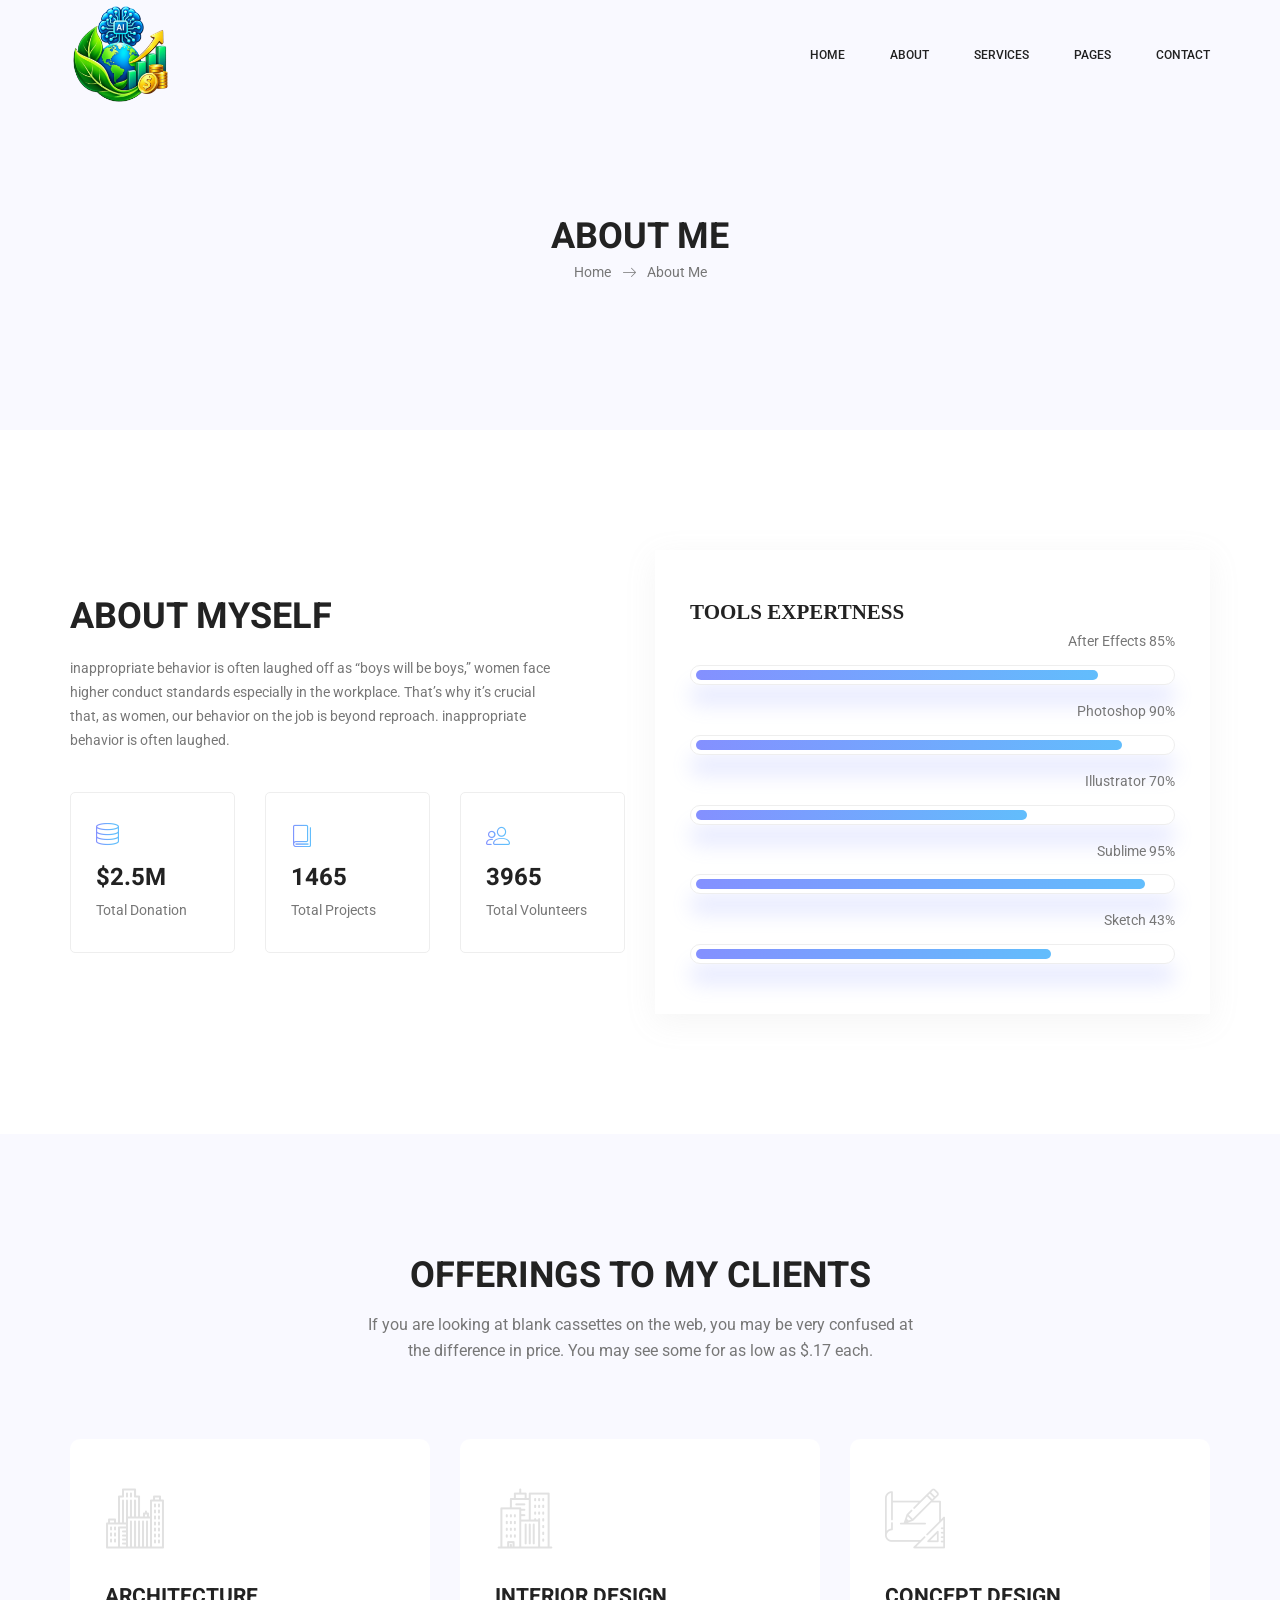
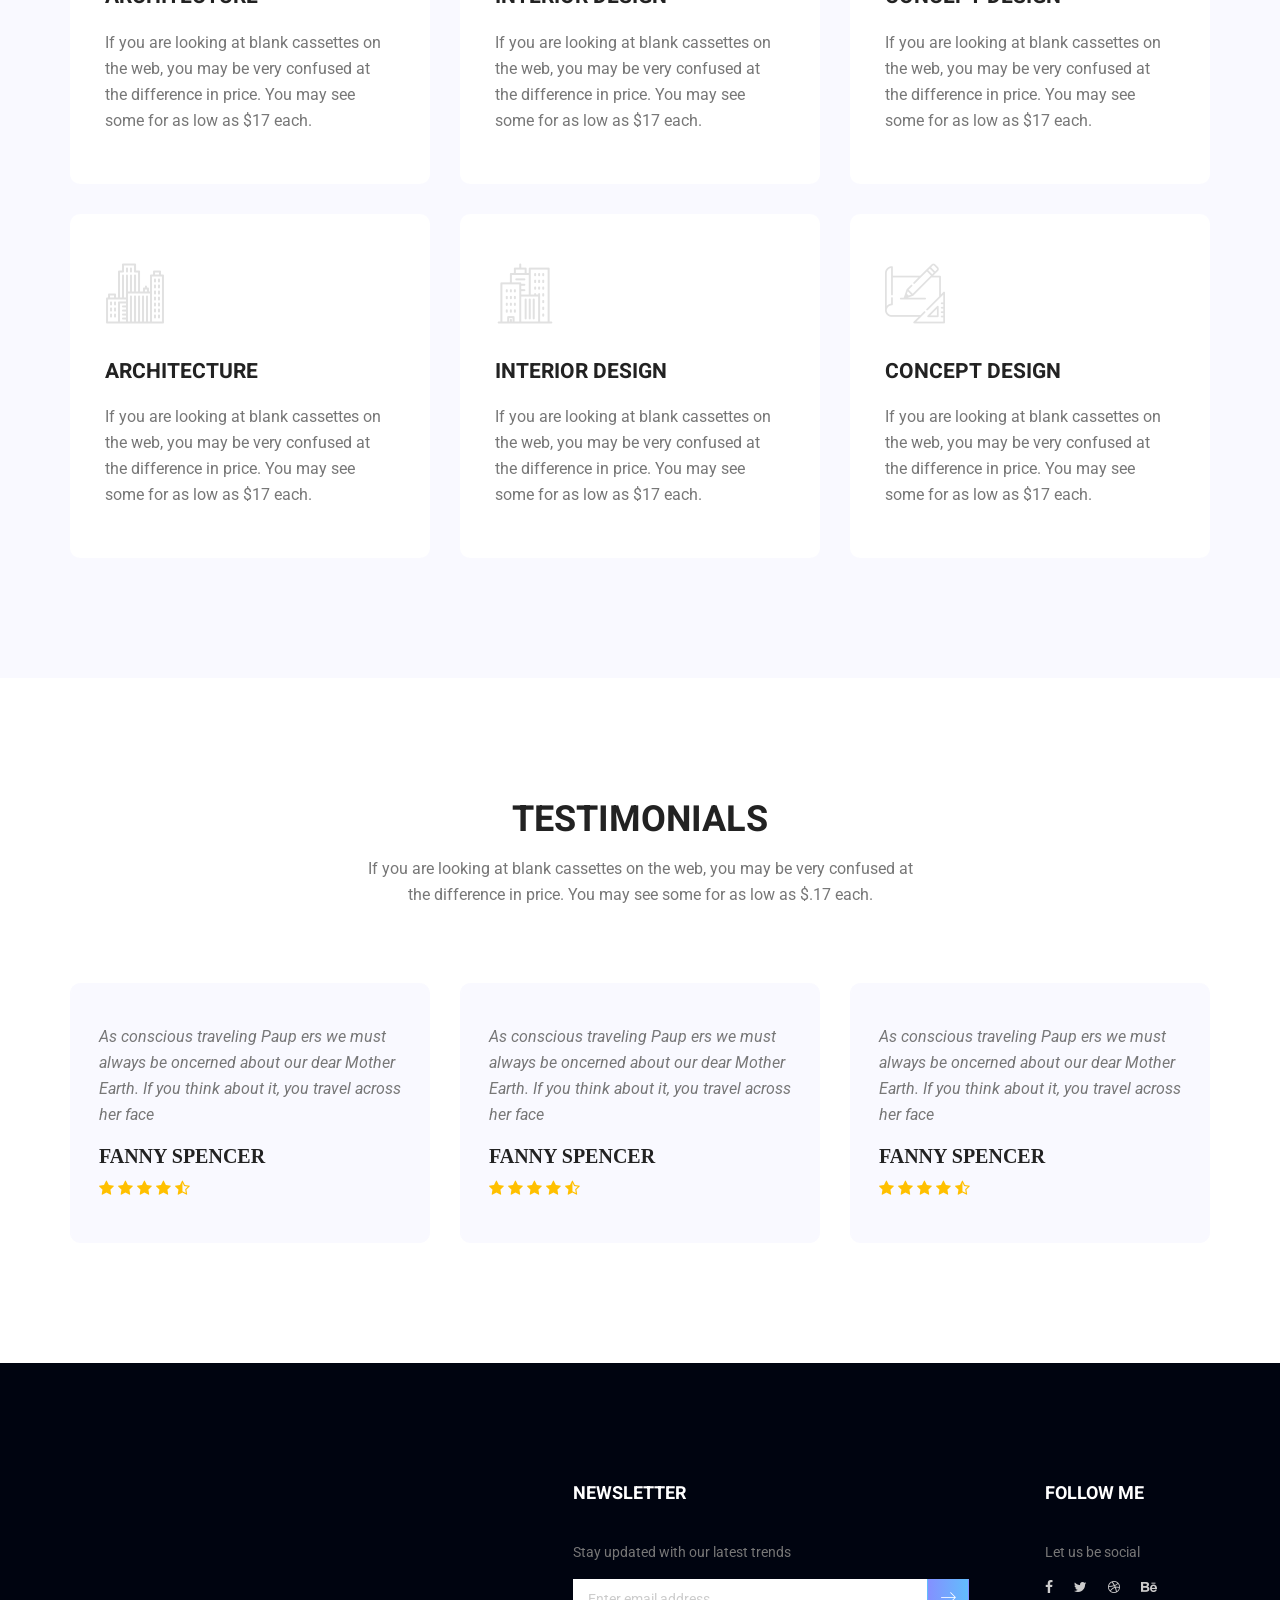
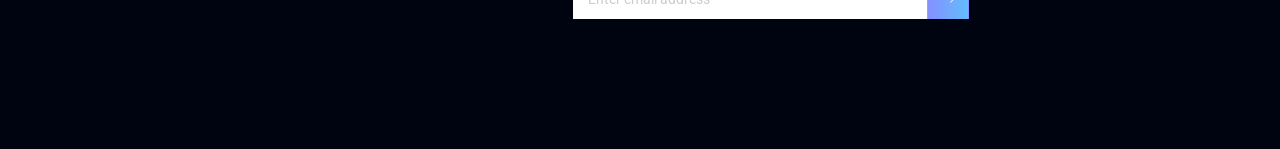
<file: about-us.html>
<!doctype html>
<html lang="en">
    <head>
        <!-- Required meta tags -->
        <meta charset="utf-8">
        <meta name="viewport" content="width=device-width, initial-scale=1, shrink-to-fit=no">
        <link rel="icon" href="favicon.png" style="width: 100px;" type="image/png">
        <title>Pakkanut Srinives</title>
        <!-- Bootstrap CSS -->
        <link rel="stylesheet" href="css/bootstrap.css">
        <link rel="stylesheet" href="vendors/linericon/style.css">
        <link rel="stylesheet" href="css/font-awesome.min.css">
        <link rel="stylesheet" href="vendors/owl-carousel/owl.carousel.min.css">
        <link rel="stylesheet" href="vendors/lightbox/simpleLightbox.css">
        <link rel="stylesheet" href="vendors/nice-select/css/nice-select.css">
        <link rel="stylesheet" href="vendors/animate-css/animate.css">
        <link rel="stylesheet" href="vendors/flaticon/flaticon.css">
        <!-- main css -->
        <link rel="stylesheet" href="css/style.css">
        <link rel="stylesheet" href="css/responsive.css">
    </head>
    <body>
        
        <!--================Header Menu Area =================-->
        <header class="header_area">
            <div class="main_menu" id="mainNav">
            	<nav class="navbar navbar-expand-lg navbar-light">
					<div class="container box_1620">
						<!-- Brand and toggle get grouped for better mobile display -->
						<a class="navbar-brand logo_h" href="index.html"><img src="img/logo.png" style="width: 100px;" alt=""></a>
						<button class="navbar-toggler" type="button" data-toggle="collapse" data-target="#navbarSupportedContent" aria-controls="navbarSupportedContent" aria-expanded="false" aria-label="Toggle navigation">
							<span class="icon-bar"></span>
							<span class="icon-bar"></span>
							<span class="icon-bar"></span>
						</button>
						<!-- Collect the nav links, forms, and other content for toggling -->
						<div class="collapse navbar-collapse offset" id="navbarSupportedContent">
							<ul class="nav navbar-nav menu_nav ml-auto">
								<li class="nav-item active"><a class="nav-link" href="index.html">Home</a></li> 
								<li class="nav-item"><a class="nav-link" href="about-us.html">About</a></li> 
								<li class="nav-item"><a class="nav-link" href="services.html">Services</a>
								<li class="nav-item submenu dropdown">
									<a href="#" class="nav-link dropdown-toggle" data-toggle="dropdown" role="button" aria-haspopup="true" aria-expanded="false">Pages</a>
									<ul class="dropdown-menu">
										<li class="nav-item"><a class="nav-link" href="portfolio.html">Portfolio</a></li>
										<li class="nav-item"><a class="nav-link" href="portfolio-details.html">Project Details</a></li>
									</ul>
								</li> 
								<li class="nav-item"><a class="nav-link" href="contact.html">Contact</a></li>
							</ul>
						</div> 
					</div>
            	</nav>
            </div>
        </header>
        <!--================Header Menu Area =================-->
        
        <!--================Home Banner Area =================-->
        <section class="banner_area">
            <div class="banner_inner d-flex align-items-center">
            	<div class="overlay bg-parallax" data-stellar-ratio="0.9" data-stellar-vertical-offset="0" data-background=""></div>
				<div class="container">
					<div class="banner_content text-center">
						<h2>About Me</h2>
						<div class="page_link">
							<a href="index.html">Home</a>
							<a href="about-us.html">About Me</a>
						</div>
						
					</div>
				</div>
            </div>
        </section>
        <!--================End Home Banner Area =================-->
        
        <!--================Welcome Area =================-->
        <section class="welcome_area p_120">
        	<div class="container">
        		<div class="row welcome_inner">
        			<div class="col-lg-6">
        				<div class="welcome_text">
        					<h4>About Myself</h4>
        					<p>inappropriate behavior is often laughed off as “boys will be boys,” women face higher conduct standards especially in the workplace. That’s why it’s crucial that, as women, our behavior on the job is beyond reproach. inappropriate behavior is often laughed.</p>
        					<div class="row">
        						<div class="col-sm-4">
        							<div class="wel_item">
        								<i class="lnr lnr-database"></i>
        								<h4>$2.5M</h4>
        								<p>Total Donation</p>
        							</div>
        						</div>
        						<div class="col-sm-4">
        							<div class="wel_item">
        								<i class="lnr lnr-book"></i>
        								<h4>1465</h4>
        								<p>Total Projects</p>
        							</div>
        						</div>
        						<div class="col-sm-4">
        							<div class="wel_item">
        								<i class="lnr lnr-users"></i>
        								<h4>3965</h4>
        								<p>Total Volunteers</p>
        							</div>
        						</div>
        					</div>
        				</div>
        			</div>
        			<div class="col-lg-6">
        				<div class="tools_expert">
        					<h3>Tools Expertness</h3>
        					<div class="skill_main">
								<div class="skill_item">
									<h4>After Effects <span class="counter">85</span>%</h4>
									<div class="progress">
										<div class="progress-bar" role="progressbar" aria-valuenow="85" aria-valuemin="0" aria-valuemax="100"></div>
									</div>
								</div>
								<div class="skill_item">
									<h4>Photoshop <span class="counter">90</span>%</h4>
									<div class="progress">
										<div class="progress-bar" role="progressbar" aria-valuenow="90" aria-valuemin="0" aria-valuemax="100"></div>
									</div>
								</div>
								<div class="skill_item">
									<h4>Illustrator <span class="counter">70</span>%</h4>
									<div class="progress">
										<div class="progress-bar" role="progressbar" aria-valuenow="70" aria-valuemin="0" aria-valuemax="100"></div>
									</div>
								</div>
								<div class="skill_item">
									<h4>Sublime <span class="counter">95</span>%</h4>
									<div class="progress">
										<div class="progress-bar" role="progressbar" aria-valuenow="95" aria-valuemin="0" aria-valuemax="100"></div>
									</div>
								</div>
								<div class="skill_item">
									<h4>Sketch <span class="counter">75</span>%</h4>
									<div class="progress">
										<div class="progress-bar" role="progressbar" aria-valuenow="75" aria-valuemin="0" aria-valuemax="100"></div>
									</div>
								</div>
							</div>
        				</div>
        			</div>
        		</div>
        	</div>
        </section>
        <!--================End Welcome Area =================-->
        
        <!--================Feature Area =================-->
        <section class="feature_area p_120">
        	<div class="container">
        		<div class="main_title">
        			<h2>offerings to my clients</h2>
        			<p>If you are looking at blank cassettes on the web, you may be very confused at the difference in price. You may see some for as low as $.17 each.</p>
        		</div>
        		<div class="feature_inner row">
        			<div class="col-lg-4 col-md-6">
        				<div class="feature_item">
        					<i class="flaticon-city"></i>
        					<h4>Architecture</h4>
        					<p>If you are looking at blank cassettes on the web, you may be very confused at the difference in price. You may see some for as low as $17 each.</p>
        				</div>
        			</div>
        			<div class="col-lg-4 col-md-6">
        				<div class="feature_item">
        					<i class="flaticon-skyline"></i>
        					<h4>Interior Design</h4>
        					<p>If you are looking at blank cassettes on the web, you may be very confused at the difference in price. You may see some for as low as $17 each.</p>
        				</div>
        			</div>
        			<div class="col-lg-4 col-md-6">
        				<div class="feature_item">
        					<i class="flaticon-sketch"></i>
        					<h4>Concept Design</h4>
        					<p>If you are looking at blank cassettes on the web, you may be very confused at the difference in price. You may see some for as low as $17 each.</p>
        				</div>
        			</div>
        			<div class="col-lg-4 col-md-6">
        				<div class="feature_item">
        					<i class="flaticon-city"></i>
        					<h4>Architecture</h4>
        					<p>If you are looking at blank cassettes on the web, you may be very confused at the difference in price. You may see some for as low as $17 each.</p>
        				</div>
        			</div>
        			<div class="col-lg-4 col-md-6">
        				<div class="feature_item">
        					<i class="flaticon-skyline"></i>
        					<h4>Interior Design</h4>
        					<p>If you are looking at blank cassettes on the web, you may be very confused at the difference in price. You may see some for as low as $17 each.</p>
        				</div>
        			</div>
        			<div class="col-lg-4 col-md-6">
        				<div class="feature_item">
        					<i class="flaticon-sketch"></i>
        					<h4>Concept Design</h4>
        					<p>If you are looking at blank cassettes on the web, you may be very confused at the difference in price. You may see some for as low as $17 each.</p>
        				</div>
        			</div>
        		</div>
        	</div>
        </section>
        <!--================End Feature Area =================-->
        
        <!--================Testimonials Area =================-->
        <section class="testimonials_area testi_two p_120">
        	<div class="container">
        		<div class="main_title">
        			<h2>Testimonials</h2>
        			<p>If you are looking at blank cassettes on the web, you may be very confused at the difference in price. You may see some for as low as $.17 each.</p>
        		</div>
        		<div class="testi_inner">
					<div class="testi_slider owl-carousel">
						<div class="item">
							<div class="testi_item">
								<p>As conscious traveling Paup ers we must always be oncerned about our dear Mother Earth. If you think about it, you travel across her face</p>
								<h4>Fanny Spencer</h4>
								<a href="#"><i class="fa fa-star"></i></a>
								<a href="#"><i class="fa fa-star"></i></a>
								<a href="#"><i class="fa fa-star"></i></a>
								<a href="#"><i class="fa fa-star"></i></a>
								<a href="#"><i class="fa fa-star-half-o"></i></a>
							</div>
						</div>
						<div class="item">
							<div class="testi_item">
								<p>As conscious traveling Paup ers we must always be oncerned about our dear Mother Earth. If you think about it, you travel across her face</p>
								<h4>Fanny Spencer</h4>
								<a href="#"><i class="fa fa-star"></i></a>
								<a href="#"><i class="fa fa-star"></i></a>
								<a href="#"><i class="fa fa-star"></i></a>
								<a href="#"><i class="fa fa-star"></i></a>
								<a href="#"><i class="fa fa-star-half-o"></i></a>
							</div>
						</div>
						<div class="item">
							<div class="testi_item">
								<p>As conscious traveling Paup ers we must always be oncerned about our dear Mother Earth. If you think about it, you travel across her face</p>
								<h4>Fanny Spencer</h4>
								<a href="#"><i class="fa fa-star"></i></a>
								<a href="#"><i class="fa fa-star"></i></a>
								<a href="#"><i class="fa fa-star"></i></a>
								<a href="#"><i class="fa fa-star"></i></a>
								<a href="#"><i class="fa fa-star-half-o"></i></a>
							</div>
						</div>
					</div>
        		</div>
        	</div>
        </section>
        <!--================End Testimonials Area =================-->
        
        <!--================Footer Area =================-->
        <footer class="footer_area p_120">
        	<div class="container">
        		<div class="row footer_inner">
        			<div class="col-lg-5 col-sm-6">
        				<aside class="f_widget ab_widget">
        					<div class="f_title">
        				</aside>
        			</div>
        			<div class="col-lg-5 col-sm-6">
        				<aside class="f_widget news_widget">
        					<div class="f_title">
        						<h3>Newsletter</h3>
        					</div>
        					<p>Stay updated with our latest trends</p>
        					<div id="mc_embed_signup">
                                <form target="_blank" action="https://spondonit.us12.list-manage.com/subscribe/post?u=1462626880ade1ac87bd9c93a&amp;id=92a4423d01" method="get" class="subscribe_form relative">
                                	<div class="input-group d-flex flex-row">
                                        <input name="EMAIL" placeholder="Enter email address" onfocus="this.placeholder = ''" onblur="this.placeholder = 'Email Address '" required="" type="email">
                                        <button class="btn sub-btn"><span class="lnr lnr-arrow-right"></span></button>		
                                    </div>				
                                    <div class="mt-10 info"></div>
                                </form>
                            </div>
        				</aside>
        			</div>
        			<div class="col-lg-2">
        				<aside class="f_widget social_widget">
        					<div class="f_title">
        						<h3>Follow Me</h3>
        					</div>
        					<p>Let us be social</p>
        					<ul class="list">
        						<li><a href="#"><i class="fa fa-facebook"></i></a></li>
        						<li><a href="#"><i class="fa fa-twitter"></i></a></li>
        						<li><a href="#"><i class="fa fa-dribbble"></i></a></li>
        						<li><a href="#"><i class="fa fa-behance"></i></a></li>
        					</ul>
        				</aside>
        			</div>
        		</div>
        	</div>
        </footer>
        <!--================End Footer Area =================-->
        
        
        
        
        <!-- Optional JavaScript -->
        <!-- jQuery first, then Popper.js, then Bootstrap JS -->
        <script src="js/jquery-3.2.1.min.js"></script>
        <script src="js/popper.js"></script>
        <script src="js/bootstrap.min.js"></script>
        <script src="js/stellar.js"></script>
        <script src="vendors/lightbox/simpleLightbox.min.js"></script>
        <script src="vendors/nice-select/js/jquery.nice-select.min.js"></script>
        <script src="vendors/isotope/imagesloaded.pkgd.min.js"></script>
        <script src="vendors/isotope/isotope-min.js"></script>
        <script src="vendors/owl-carousel/owl.carousel.min.js"></script>
        <script src="js/jquery.ajaxchimp.min.js"></script>
        <script src="js/mail-script.js"></script>
        <script src="vendors/counter-up/jquery.waypoints.min.js"></script>
        <script src="vendors/counter-up/jquery.counterup.min.js"></script>
        <script src="js/theme.js"></script>
    </body>
</html>
</file>
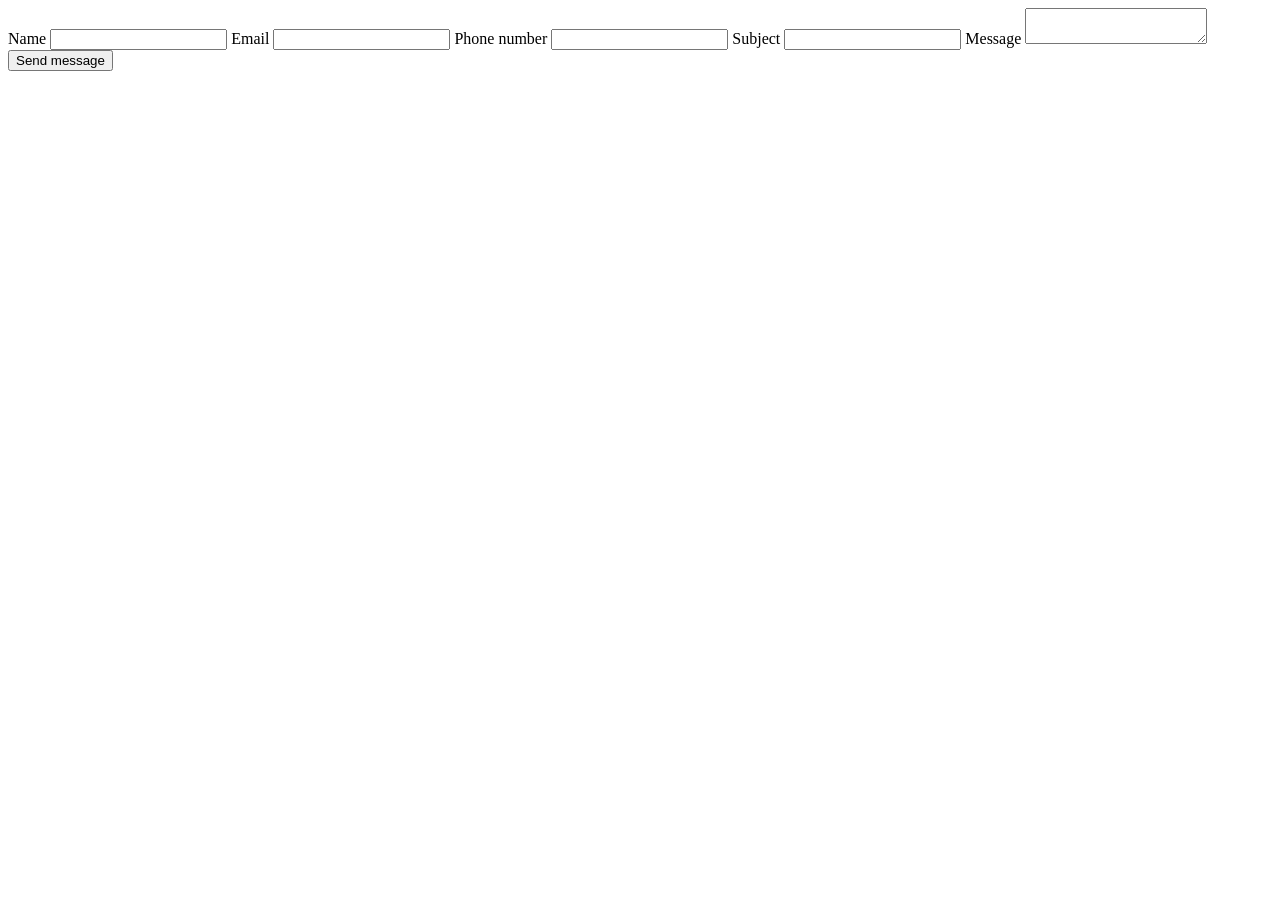
<file: contact_process.html>
<!DOCTYPE html>
<html lang="en">
<head>
	<meta charset="UTF-8">
	<meta name="viewport" content="width=device-width, initial-scale=1">
	<title>Contact</title>
</head>
<body>
	<form action="contact_process.php" method="post">
		<label for="name">Name</label>
		<input id="name" name="name" type="text" required>

		<label for="email">Email</label>
		<input id="email" name="email" type="email" required>

		<label for="number">Phone number</label>
		<input id="number" name="number" type="tel">

		<label for="subject">Subject</label>
		<input id="subject" name="subject" type="text" required>

		<label for="message">Message</label>
		<textarea id="message" name="message" required></textarea>

		<button type="submit">Send message</button>
	</form>
</body>
</html>
</file>
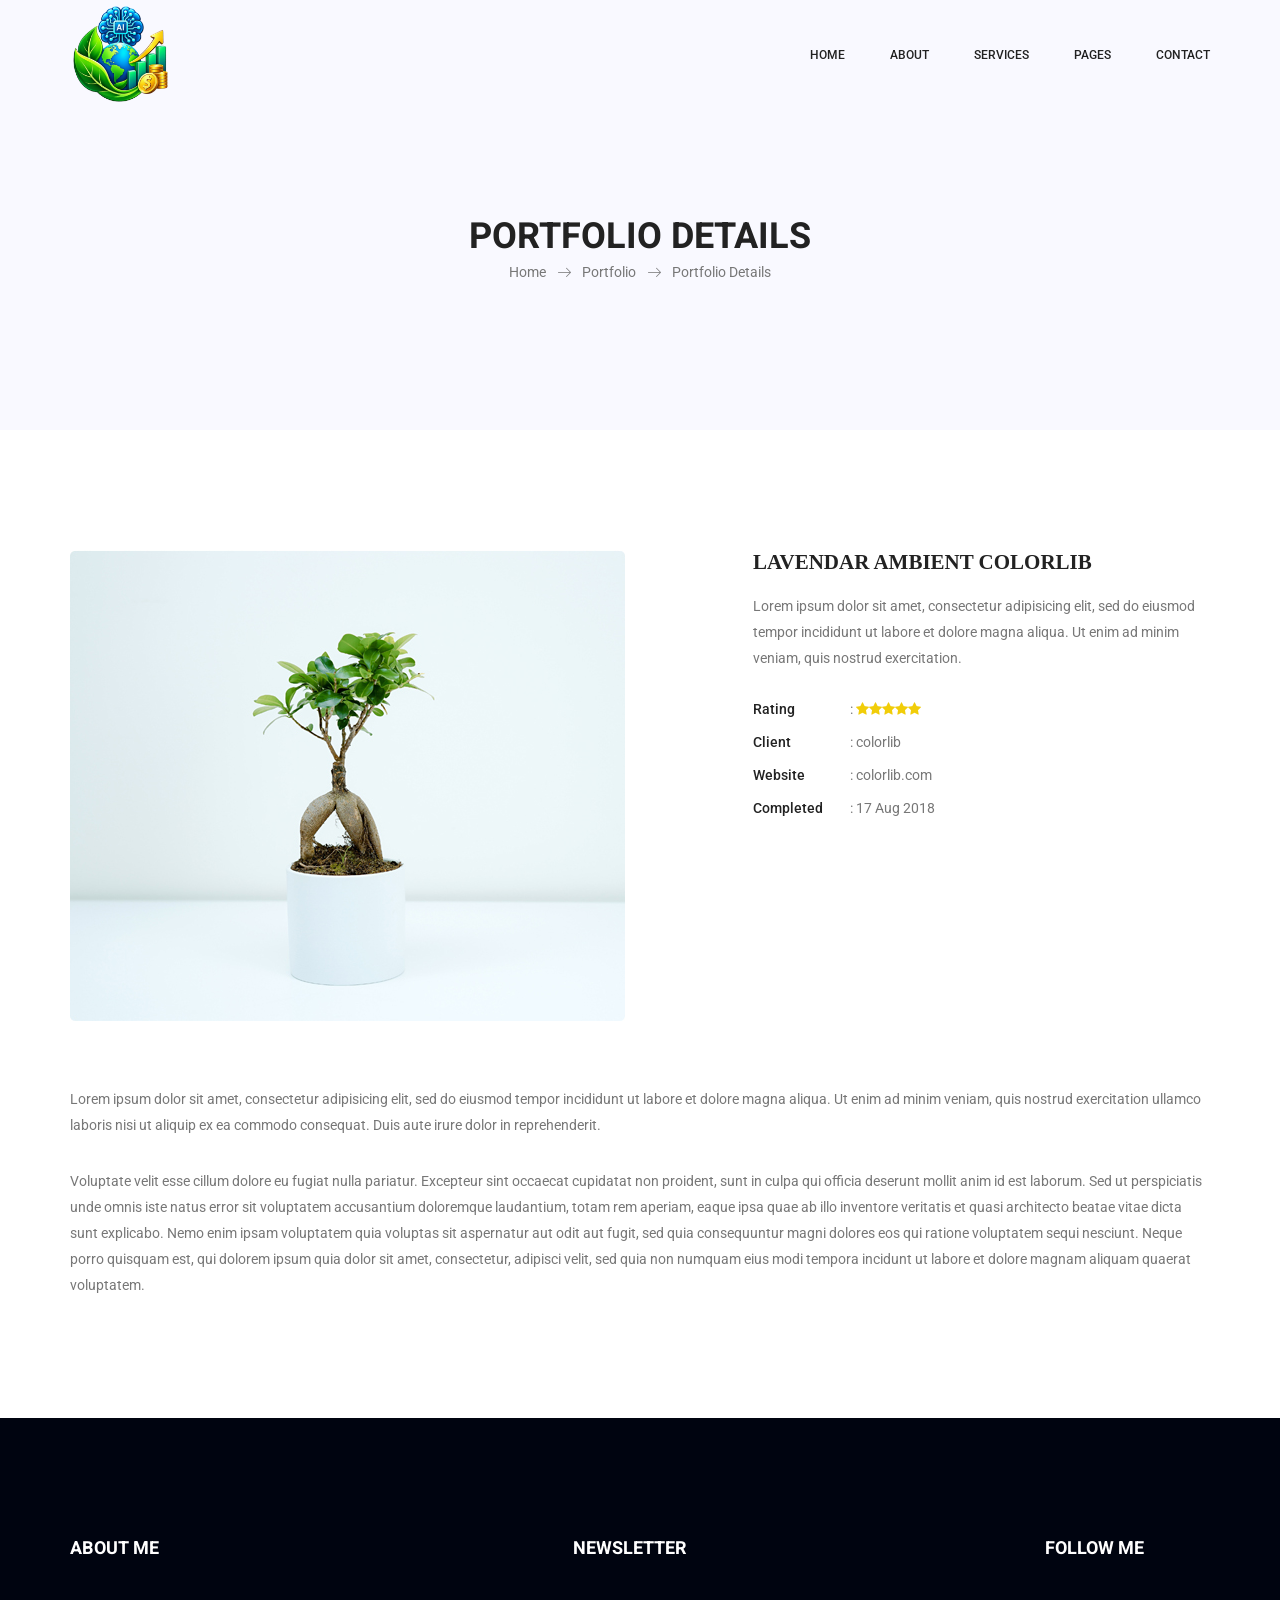
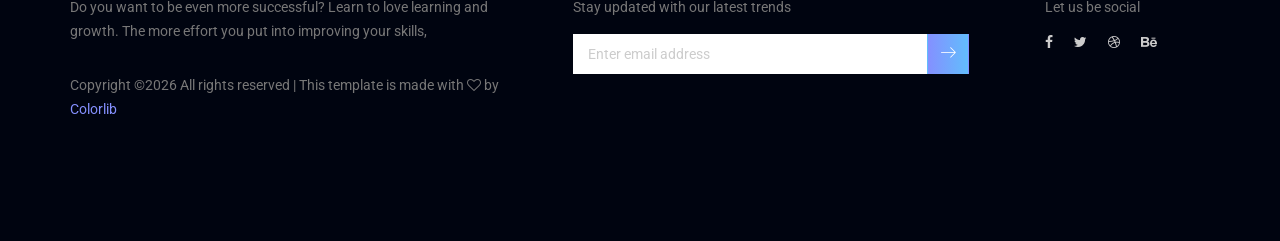
<file: portfolio-details.html>
<!doctype html>
<html lang="en">
    <head>
        <!-- Required meta tags -->
        <meta charset="utf-8">
        <meta name="viewport" content="width=device-width, initial-scale=1, shrink-to-fit=no">
        <link rel="icon" href="./favicon.png" style="width: 100px;" type="image/png">
        <title>Earth Pakkanut</title>
        <!-- Bootstrap CSS -->
        <link rel="stylesheet" href="css/bootstrap.css">
        <link rel="stylesheet" href="vendors/linericon/style.css">
        <link rel="stylesheet" href="css/font-awesome.min.css">
        <link rel="stylesheet" href="vendors/owl-carousel/owl.carousel.min.css">
        <link rel="stylesheet" href="vendors/lightbox/simpleLightbox.css">
        <link rel="stylesheet" href="vendors/nice-select/css/nice-select.css">
        <link rel="stylesheet" href="vendors/animate-css/animate.css">
        <link rel="stylesheet" href="vendors/flaticon/flaticon.css">
        <!-- main css -->
        <link rel="stylesheet" href="css/style.css">
        <link rel="stylesheet" href="css/responsive.css">
    </head>
    <body>
        
        <!--================Header Menu Area =================-->
        <header class="header_area">
            <div class="main_menu" id="mainNav">
            	<nav class="navbar navbar-expand-lg navbar-light">
					<div class="container box_1620">
						<!-- Brand and toggle get grouped for better mobile display -->
						<a class="navbar-brand logo_h" href="index.html"><img src="img/logo.png" style="width: 100px;" alt=""></a>
						<button class="navbar-toggler" type="button" data-toggle="collapse" data-target="#navbarSupportedContent" aria-controls="navbarSupportedContent" aria-expanded="false" aria-label="Toggle navigation">
							<span class="icon-bar"></span>
							<span class="icon-bar"></span>
							<span class="icon-bar"></span>
						</button>
						<!-- Collect the nav links, forms, and other content for toggling -->
						<div class="collapse navbar-collapse offset" id="navbarSupportedContent">
							<ul class="nav navbar-nav menu_nav ml-auto">
								<li class="nav-item active"><a class="nav-link" href="index.html">Home</a></li> 
								<li class="nav-item"><a class="nav-link" href="about-us.html">About</a></li> 
								<li class="nav-item"><a class="nav-link" href="services.html">Services</a>
								<li class="nav-item submenu dropdown">
									<a href="#" class="nav-link dropdown-toggle" data-toggle="dropdown" role="button" aria-haspopup="true" aria-expanded="false">Pages</a>
									<ul class="dropdown-menu">
										<li class="nav-item"><a class="nav-link" href="portfolio.html">Portfolio</a></li>
										<li class="nav-item"><a class="nav-link" href="portfolio-details.html">Project Details</a></li>
									</ul>
								</li> 
								<li class="nav-item"><a class="nav-link" href="contact.html">Contact</a></li>
							</ul>
						</div> 
					</div>
            	</nav>
            </div>
        </header>
        <!--================Header Menu Area =================-->
        
        <!--================Home Banner Area =================-->
        <section class="banner_area">
            <div class="banner_inner d-flex align-items-center">
            	<div class="overlay bg-parallax" data-stellar-ratio="0.9" data-stellar-vertical-offset="0" data-background=""></div>
				<div class="container">
					<div class="banner_content text-center">
						<h2>Portfolio Details</h2>
						<div class="page_link">
							<a href="index.html">Home</a>
							<a href="portfolio.html">Portfolio</a>
							<a href="portfolio-details.html">Portfolio Details</a>
						</div>
						
					</div>
				</div>
            </div>
        </section>
        <!--================End Home Banner Area =================-->
        
        <!--================Portfolio Details Area =================-->
        <section class="portfolio_details_area p_120">
        	<div class="container">
        		<div class="portfolio_details_inner">
					<div class="row">
						<div class="col-md-6">
							<div class="left_img">
								<img class="img-fluid" src="img/gallery/portfolio_details.jpg" alt="">
							</div>
						</div>
						<div class="col-md-6">
							<div class="portfolio_right_text">
								<h4>Lavendar ambient colorlib</h4>
								<p>Lorem ipsum dolor sit amet, consectetur adipisicing elit, sed do eiusmod tempor incididunt ut labore et dolore magna aliqua. Ut enim ad minim veniam, quis nostrud exercitation.</p>
								<ul class="list">
									<li><span>Rating</span>: <i class="fa fa-star"></i><i class="fa fa-star"></i><i class="fa fa-star"></i><i class="fa fa-star"></i><i class="fa fa-star"></i></li>
									<li><span>Client</span>:  colorlib</li>
									<li><span>Website</span>:  colorlib.com</li>
									<li><span>Completed</span>:  17 Aug 2018</li>
								</ul>
							</div>
						</div>
					</div>
       				<p>Lorem ipsum dolor sit amet, consectetur adipisicing elit, sed do eiusmod tempor incididunt ut labore et dolore magna aliqua. Ut enim ad minim veniam, quis nostrud exercitation ullamco laboris nisi ut aliquip ex ea commodo consequat. Duis aute irure dolor in reprehenderit.</p>
       				<p>Voluptate velit esse cillum dolore eu fugiat nulla pariatur. Excepteur sint occaecat cupidatat non proident, sunt in culpa qui officia deserunt mollit anim id est laborum. Sed ut perspiciatis unde omnis iste natus error sit voluptatem accusantium doloremque laudantium, totam rem aperiam, eaque ipsa quae ab illo inventore veritatis et quasi architecto beatae vitae dicta sunt explicabo. Nemo enim ipsam voluptatem quia voluptas sit aspernatur aut odit aut fugit, sed quia consequuntur magni dolores eos qui ratione voluptatem sequi nesciunt. Neque porro quisquam est, qui dolorem ipsum quia dolor sit amet, consectetur, adipisci velit, sed quia non numquam eius modi tempora incidunt ut labore et dolore magnam aliquam quaerat voluptatem.</p>
        		</div>
        	</div>
        </section>
        <!--================End Portfolio Details Area =================-->
        
        <!--================Footer Area =================-->
        <footer class="footer_area p_120">
        	<div class="container">
        		<div class="row footer_inner">
        			<div class="col-lg-5 col-sm-6">
        				<aside class="f_widget ab_widget">
        					<div class="f_title">
        						<h3>About Me</h3>
        					</div>
        					<p>Do you want to be even more successful? Learn to love learning and growth. The more effort you put into improving your skills,</p>
        					<p><!-- Link back to Colorlib can't be removed. Template is licensed under CC BY 3.0. -->
Copyright &copy;<script>document.write(new Date().getFullYear());</script> All rights reserved | This template is made with <i class="fa fa-heart-o" aria-hidden="true"></i> by <a href="https://colorlib.com" target="_blank">Colorlib</a>
<!-- Link back to Colorlib can't be removed. Template is licensed under CC BY 3.0. -->
</p>
        				</aside>
        			</div>
        			<div class="col-lg-5 col-sm-6">
        				<aside class="f_widget news_widget">
        					<div class="f_title">
        						<h3>Newsletter</h3>
        					</div>
        					<p>Stay updated with our latest trends</p>
        					<div id="mc_embed_signup">
                                <form target="_blank" action="https://spondonit.us12.list-manage.com/subscribe/post?u=1462626880ade1ac87bd9c93a&amp;id=92a4423d01" method="get" class="subscribe_form relative">
                                	<div class="input-group d-flex flex-row">
                                        <input name="EMAIL" placeholder="Enter email address" onfocus="this.placeholder = ''" onblur="this.placeholder = 'Email Address '" required="" type="email">
                                        <button class="btn sub-btn"><span class="lnr lnr-arrow-right"></span></button>		
                                    </div>				
                                    <div class="mt-10 info"></div>
                                </form>
                            </div>
        				</aside>
        			</div>
        			<div class="col-lg-2">
        				<aside class="f_widget social_widget">
        					<div class="f_title">
        						<h3>Follow Me</h3>
        					</div>
        					<p>Let us be social</p>
        					<ul class="list">
        						<li><a href="#"><i class="fa fa-facebook"></i></a></li>
        						<li><a href="#"><i class="fa fa-twitter"></i></a></li>
        						<li><a href="#"><i class="fa fa-dribbble"></i></a></li>
        						<li><a href="#"><i class="fa fa-behance"></i></a></li>
        					</ul>
        				</aside>
        			</div>
        		</div>
        	</div>
        </footer>
        <!--================End Footer Area =================-->
        
        
        
        
        <!-- Optional JavaScript -->
        <!-- jQuery first, then Popper.js, then Bootstrap JS -->
        <script src="js/jquery-3.2.1.min.js"></script>
        <script src="js/popper.js"></script>
        <script src="js/bootstrap.min.js"></script>
        <script src="js/stellar.js"></script>
        <script src="vendors/lightbox/simpleLightbox.min.js"></script>
        <script src="vendors/nice-select/js/jquery.nice-select.min.js"></script>
        <script src="vendors/isotope/imagesloaded.pkgd.min.js"></script>
        <script src="vendors/isotope/isotope-min.js"></script>
        <script src="vendors/owl-carousel/owl.carousel.min.js"></script>
        <script src="js/jquery.ajaxchimp.min.js"></script>
        <script src="js/mail-script.js"></script>
        <script src="vendors/counter-up/jquery.waypoints.min.js"></script>
        <script src="vendors/counter-up/jquery.counterup.min.js"></script>
        <script src="js/theme.js"></script>
    </body>
</html>
</file>
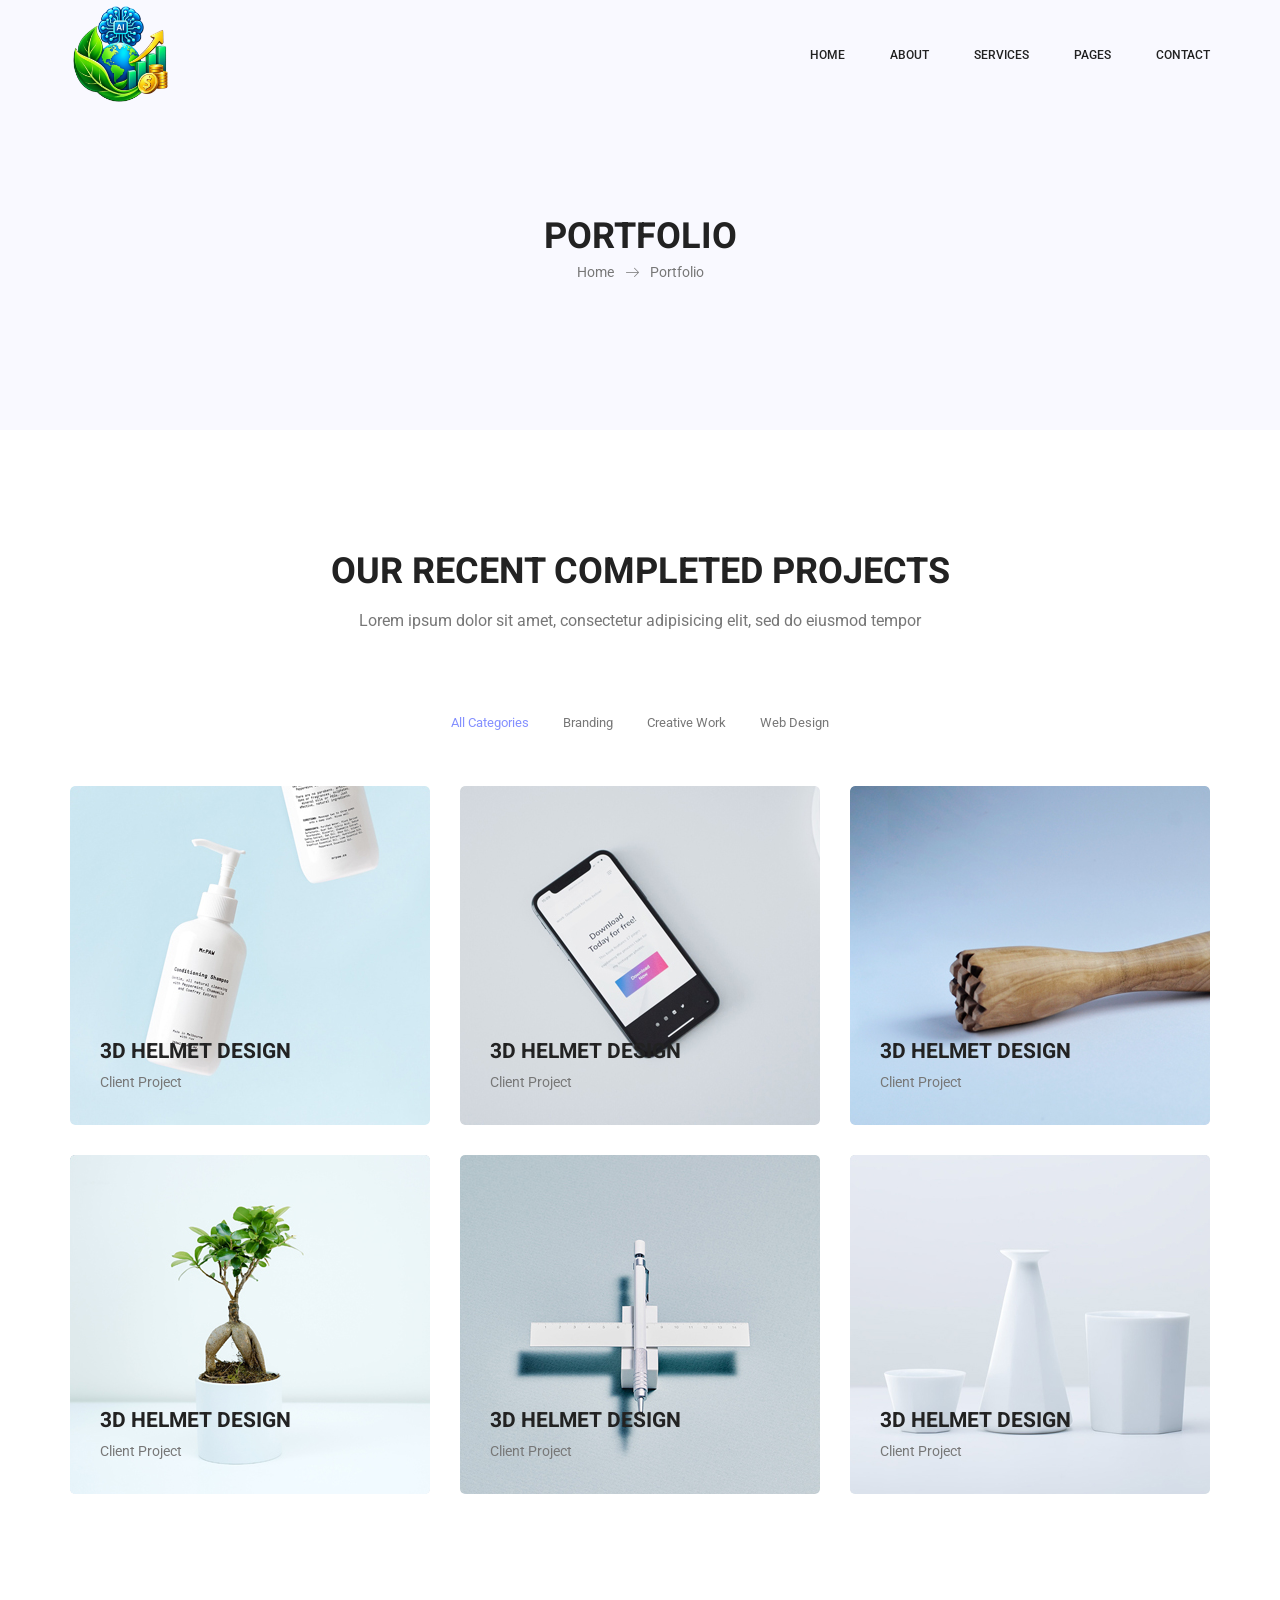
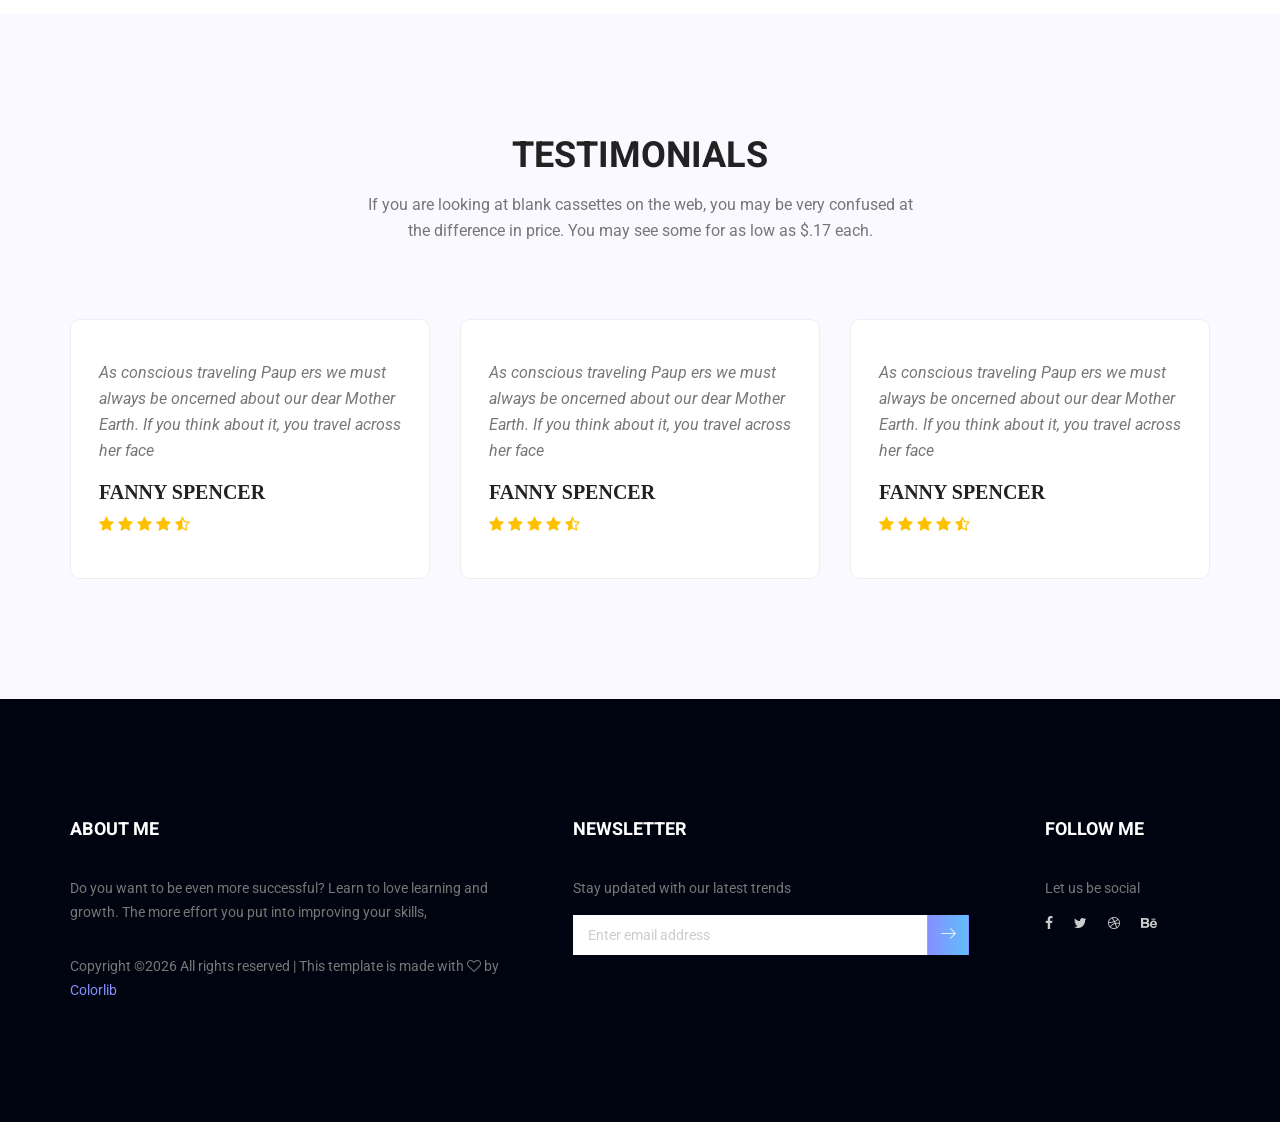
<file: portfolio.html>
<!doctype html>
<html lang="en">
    <head>
        <!-- Required meta tags -->
        <meta charset="utf-8">
        <meta name="viewport" content="width=device-width, initial-scale=1, shrink-to-fit=no">
        <link rel="icon" href="favicon.png" style="width: 100px;" type="image/png">
        <title>Pakkanut Srinives</title>
        <!-- Bootstrap CSS -->
        <link rel="stylesheet" href="css/bootstrap.css">
        <link rel="stylesheet" href="vendors/linericon/style.css">
        <link rel="stylesheet" href="css/font-awesome.min.css">
        <link rel="stylesheet" href="vendors/owl-carousel/owl.carousel.min.css">
        <link rel="stylesheet" href="vendors/lightbox/simpleLightbox.css">
        <link rel="stylesheet" href="vendors/nice-select/css/nice-select.css">
        <link rel="stylesheet" href="vendors/animate-css/animate.css">
        <link rel="stylesheet" href="vendors/flaticon/flaticon.css">
        <!-- main css -->
        <link rel="stylesheet" href="css/style.css">
        <link rel="stylesheet" href="css/responsive.css">
    </head>
    <body>
        
        <!--================Header Menu Area =================-->
        <header class="header_area">
            <div class="main_menu" id="mainNav">
            	<nav class="navbar navbar-expand-lg navbar-light">
					<div class="container box_1620">
						<!-- Brand and toggle get grouped for better mobile display -->
						<a class="navbar-brand logo_h" href="index.html"><img src="img/logo.png" style="width: 100px;" alt=""></a>
						<button class="navbar-toggler" type="button" data-toggle="collapse" data-target="#navbarSupportedContent" aria-controls="navbarSupportedContent" aria-expanded="false" aria-label="Toggle navigation">
							<span class="icon-bar"></span>
							<span class="icon-bar"></span>
							<span class="icon-bar"></span>
						</button>
						<!-- Collect the nav links, forms, and other content for toggling -->
						<div class="collapse navbar-collapse offset" id="navbarSupportedContent">
							<ul class="nav navbar-nav menu_nav ml-auto">
								<li class="nav-item active"><a class="nav-link" href="index.html">Home</a></li> 
								<li class="nav-item"><a class="nav-link" href="about-us.html">About</a></li> 
								<li class="nav-item"><a class="nav-link" href="services.html">Services</a>
								<li class="nav-item submenu dropdown">
									<a href="#" class="nav-link dropdown-toggle" data-toggle="dropdown" role="button" aria-haspopup="true" aria-expanded="false">Pages</a>
									<ul class="dropdown-menu">
										<li class="nav-item"><a class="nav-link" href="portfolio.html">Portfolio</a></li>
										<li class="nav-item"><a class="nav-link" href="portfolio-details.html">Project Details</a></li>
									</ul>
								</li> 
								<li class="nav-item"><a class="nav-link" href="contact.html">Contact</a></li>
							</ul>
						</div> 
					</div>
            	</nav>
            </div>
        </header>
        <!--================Header Menu Area =================-->
        
        <!--================Home Banner Area =================-->
        <section class="banner_area">
            <div class="banner_inner d-flex align-items-center">
            	<div class="overlay bg-parallax" data-stellar-ratio="0.9" data-stellar-vertical-offset="0" data-background=""></div>
				<div class="container">
					<div class="banner_content text-center">
						<h2>Portfolio</h2>
						<div class="page_link">
							<a href="index.html">Home</a>
							<a href="portfolio.html">Portfolio</a>
						</div>
						
					</div>
				</div>
            </div>
        </section>
        <!--================End Home Banner Area =================-->
        
        <!--================Projects Area =================-->
        <section class="projects_area p_120">
        	<div class="container">
        		<div class="main_title">
					<h2>Our Recent Completed Projects</h2>
					<p>Lorem ipsum dolor sit amet, consectetur adipisicing elit, sed do eiusmod tempor</p>
				</div>
        		<div class="projects_fillter">
					<ul class="filter list">
						<li class="active" data-filter="*"><a href="#">All Categories</a></li>
						<li data-filter=".brand"><a href="#">Branding</a></li>
						<li data-filter=".work"><a href="#">Creative Work </a></li>
						<li data-filter=".web"><a href="#">Web Design</a></li>
					</ul>
				</div>
				<div class="projects_inner row">
					<div class="col-lg-4 col-sm-6 brand web">
						<div class="projects_item">
							<img class="img-fluid" src="img/projects/projects-1.jpg" alt="">
							<div class="projects_text">
								<a href="portfolio-details.html"><h4>3D Helmet Design</h4></a>
								<p>Client Project</p>
							</div>
						</div>
					</div>
					<div class="col-lg-4 col-sm-6 brand work">
						<div class="projects_item">
							<img class="img-fluid" src="img/projects/projects-2.jpg" alt="">
							<div class="projects_text">
								<a href="portfolio-details.html"><h4>3D Helmet Design</h4></a>
								<p>Client Project</p>
							</div>
						</div>
					</div>
					<div class="col-lg-4 col-sm-6 work">
						<div class="projects_item">
							<img class="img-fluid" src="img/projects/projects-3.jpg" alt="">
							<div class="projects_text">
								<a href="portfolio-details.html"><h4>3D Helmet Design</h4></a>
								<p>Client Project</p>
							</div>
						</div>
					</div>
					<div class="col-lg-4 col-sm-6 brand web">
						<div class="projects_item">
							<img class="img-fluid" src="img/projects/projects-4.jpg" alt="">
							<div class="projects_text">
								<a href="portfolio-details.html"><h4>3D Helmet Design</h4></a>
								<p>Client Project</p>
							</div>
						</div>
					</div>
					<div class="col-lg-4 col-sm-6 brand work">
						<div class="projects_item">
							<img class="img-fluid" src="img/projects/projects-5.jpg" alt="">
							<div class="projects_text">
								<a href="portfolio-details.html"><h4>3D Helmet Design</h4></a>
								<p>Client Project</p>
							</div>
						</div>
					</div>
					<div class="col-lg-4 col-sm-6 brand work web">
						<div class="projects_item">
							<img class="img-fluid" src="img/projects/projects-6.jpg" alt="">
							<div class="projects_text">
								<a href="portfolio-details.html"><h4>3D Helmet Design</h4></a>
								<p>Client Project</p>
							</div>
						</div>
					</div>
				</div>
        	</div>
        </section>
        <!--================End Projects Area =================-->
        
        <!--================Testimonials Area =================-->
        <section class="testimonials_area p_120">
        	<div class="container">
        		<div class="main_title">
        			<h2>Testimonials</h2>
        			<p>If you are looking at blank cassettes on the web, you may be very confused at the difference in price. You may see some for as low as $.17 each.</p>
        		</div>
        		<div class="testi_inner">
					<div class="testi_slider owl-carousel">
						<div class="item">
							<div class="testi_item">
								<p>As conscious traveling Paup ers we must always be oncerned about our dear Mother Earth. If you think about it, you travel across her face</p>
								<h4>Fanny Spencer</h4>
								<a href="#"><i class="fa fa-star"></i></a>
								<a href="#"><i class="fa fa-star"></i></a>
								<a href="#"><i class="fa fa-star"></i></a>
								<a href="#"><i class="fa fa-star"></i></a>
								<a href="#"><i class="fa fa-star-half-o"></i></a>
							</div>
						</div>
						<div class="item">
							<div class="testi_item">
								<p>As conscious traveling Paup ers we must always be oncerned about our dear Mother Earth. If you think about it, you travel across her face</p>
								<h4>Fanny Spencer</h4>
								<a href="#"><i class="fa fa-star"></i></a>
								<a href="#"><i class="fa fa-star"></i></a>
								<a href="#"><i class="fa fa-star"></i></a>
								<a href="#"><i class="fa fa-star"></i></a>
								<a href="#"><i class="fa fa-star-half-o"></i></a>
							</div>
						</div>
						<div class="item">
							<div class="testi_item">
								<p>As conscious traveling Paup ers we must always be oncerned about our dear Mother Earth. If you think about it, you travel across her face</p>
								<h4>Fanny Spencer</h4>
								<a href="#"><i class="fa fa-star"></i></a>
								<a href="#"><i class="fa fa-star"></i></a>
								<a href="#"><i class="fa fa-star"></i></a>
								<a href="#"><i class="fa fa-star"></i></a>
								<a href="#"><i class="fa fa-star-half-o"></i></a>
							</div>
						</div>
					</div>
        		</div>
        	</div>
        </section>
        <!--================End Testimonials Area =================-->
        
        <!--================Footer Area =================-->
        <footer class="footer_area p_120">
        	<div class="container">
        		<div class="row footer_inner">
        			<div class="col-lg-5 col-sm-6">
        				<aside class="f_widget ab_widget">
        					<div class="f_title">
        						<h3>About Me</h3>
        					</div>
        					<p>Do you want to be even more successful? Learn to love learning and growth. The more effort you put into improving your skills,</p>
        					<p><!-- Link back to Colorlib can't be removed. Template is licensed under CC BY 3.0. -->
Copyright &copy;<script>document.write(new Date().getFullYear());</script> All rights reserved | This template is made with <i class="fa fa-heart-o" aria-hidden="true"></i> by <a href="https://colorlib.com" target="_blank">Colorlib</a>
<!-- Link back to Colorlib can't be removed. Template is licensed under CC BY 3.0. -->
</p>
        				</aside>
        			</div>
        			<div class="col-lg-5 col-sm-6">
        				<aside class="f_widget news_widget">
        					<div class="f_title">
        						<h3>Newsletter</h3>
        					</div>
        					<p>Stay updated with our latest trends</p>
        					<div id="mc_embed_signup">
                                <form target="_blank" action="https://spondonit.us12.list-manage.com/subscribe/post?u=1462626880ade1ac87bd9c93a&amp;id=92a4423d01" method="get" class="subscribe_form relative">
                                	<div class="input-group d-flex flex-row">
                                        <input name="EMAIL" placeholder="Enter email address" onfocus="this.placeholder = ''" onblur="this.placeholder = 'Email Address '" required="" type="email">
                                        <button class="btn sub-btn"><span class="lnr lnr-arrow-right"></span></button>		
                                    </div>				
                                    <div class="mt-10 info"></div>
                                </form>
                            </div>
        				</aside>
        			</div>
        			<div class="col-lg-2">
        				<aside class="f_widget social_widget">
        					<div class="f_title">
        						<h3>Follow Me</h3>
        					</div>
        					<p>Let us be social</p>
        					<ul class="list">
        						<li><a href="#"><i class="fa fa-facebook"></i></a></li>
        						<li><a href="#"><i class="fa fa-twitter"></i></a></li>
        						<li><a href="#"><i class="fa fa-dribbble"></i></a></li>
        						<li><a href="#"><i class="fa fa-behance"></i></a></li>
        					</ul>
        				</aside>
        			</div>
        		</div>
        	</div>
        </footer>
        <!--================End Footer Area =================-->
        
        
        
        
        <!-- Optional JavaScript -->
        <!-- jQuery first, then Popper.js, then Bootstrap JS -->
        <script src="js/jquery-3.2.1.min.js"></script>
        <script src="js/popper.js"></script>
        <script src="js/bootstrap.min.js"></script>
        <script src="js/stellar.js"></script>
        <script src="vendors/lightbox/simpleLightbox.min.js"></script>
        <script src="vendors/nice-select/js/jquery.nice-select.min.js"></script>
        <script src="vendors/isotope/imagesloaded.pkgd.min.js"></script>
        <script src="vendors/isotope/isotope-min.js"></script>
        <script src="vendors/owl-carousel/owl.carousel.min.js"></script>
        <script src="js/jquery.ajaxchimp.min.js"></script>
        <script src="js/mail-script.js"></script>
        <script src="vendors/counter-up/jquery.waypoints.min.js"></script>
        <script src="vendors/counter-up/jquery.counterup.min.js"></script>
        <script src="js/theme.js"></script>
    </body>
</html>
</file>
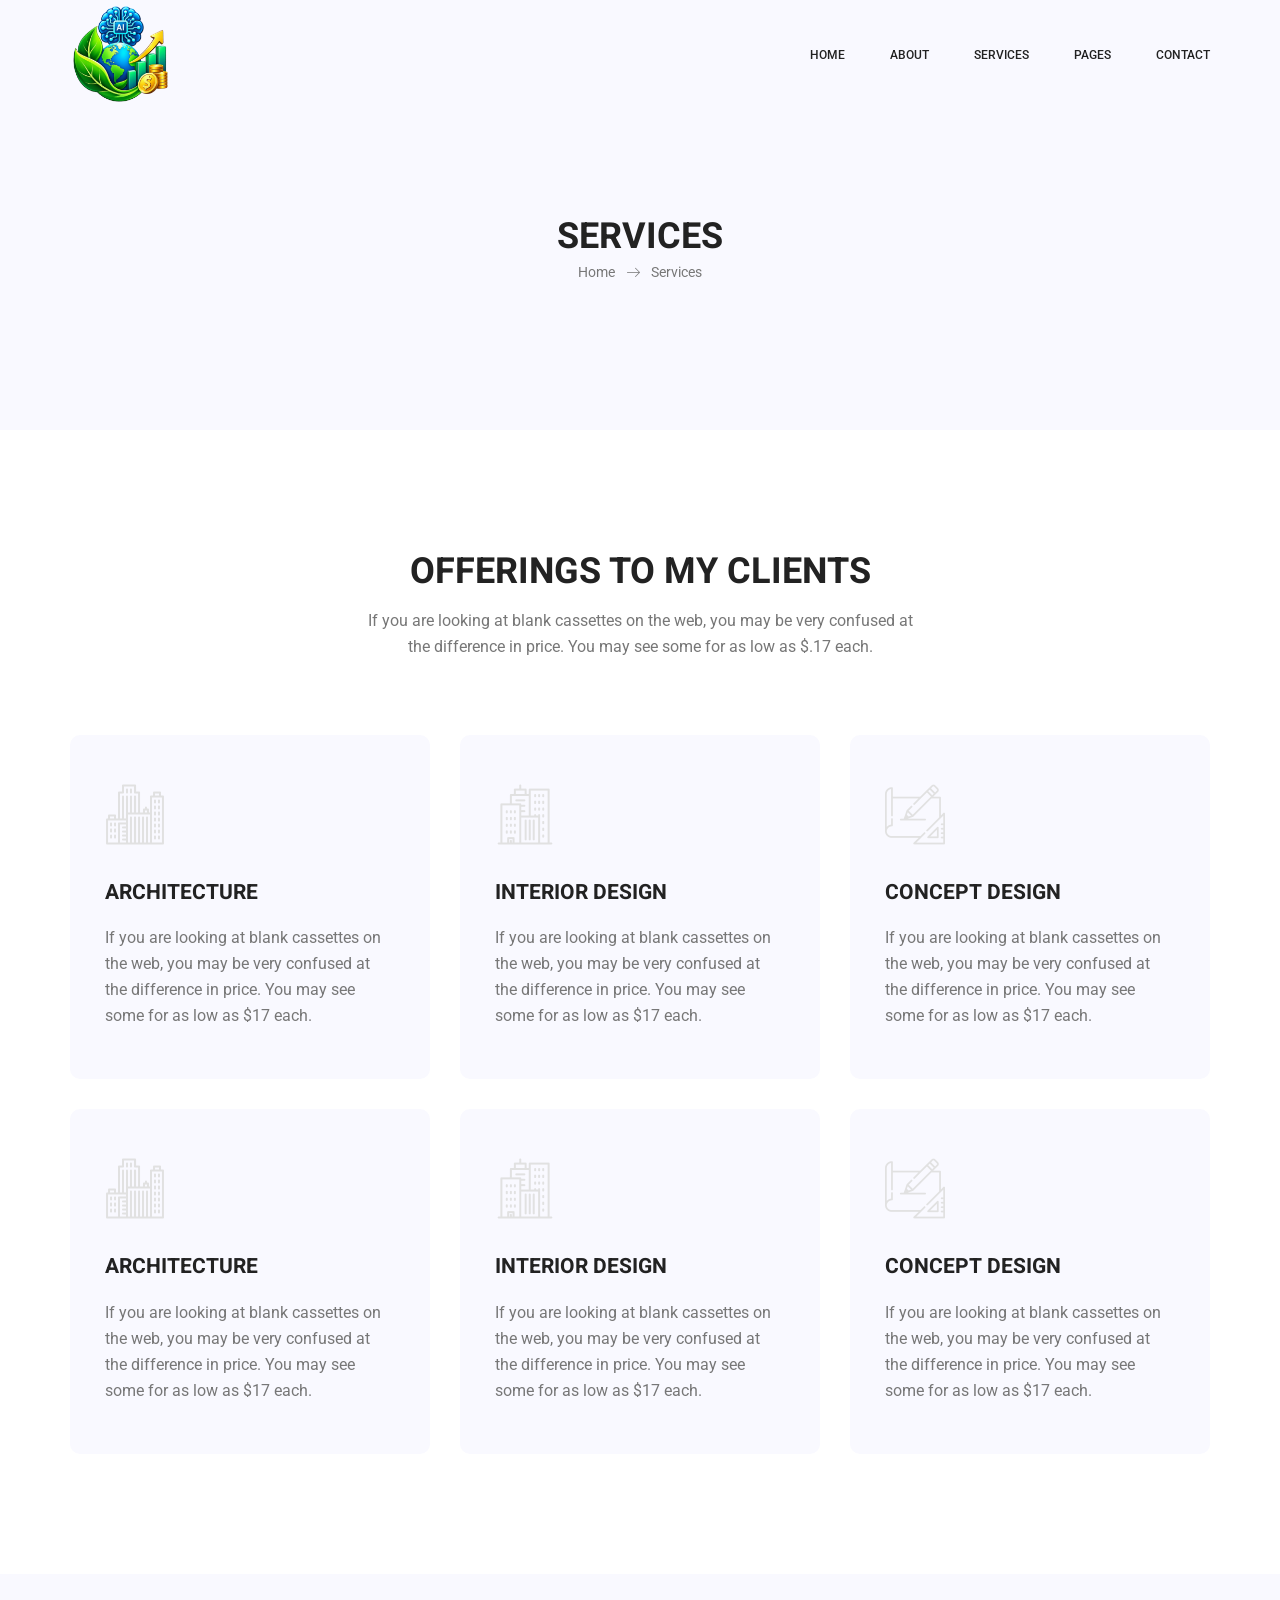
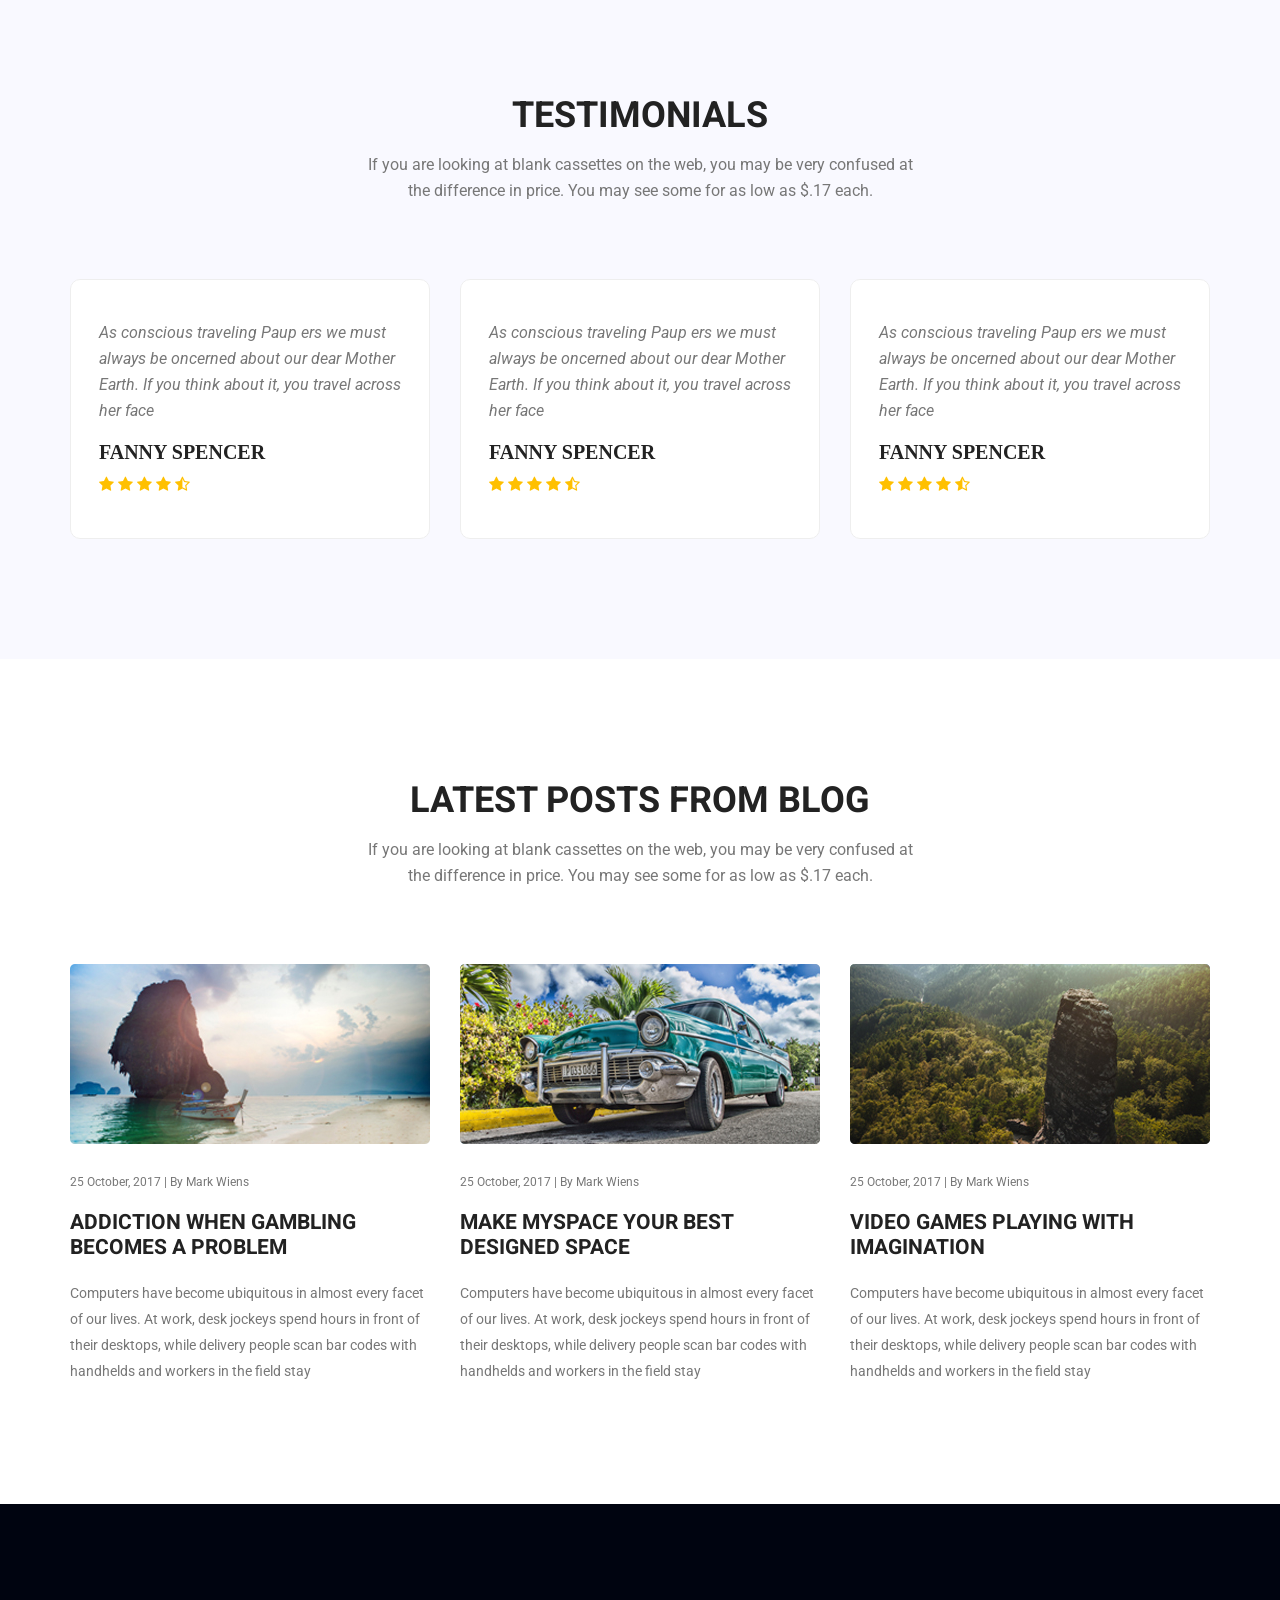
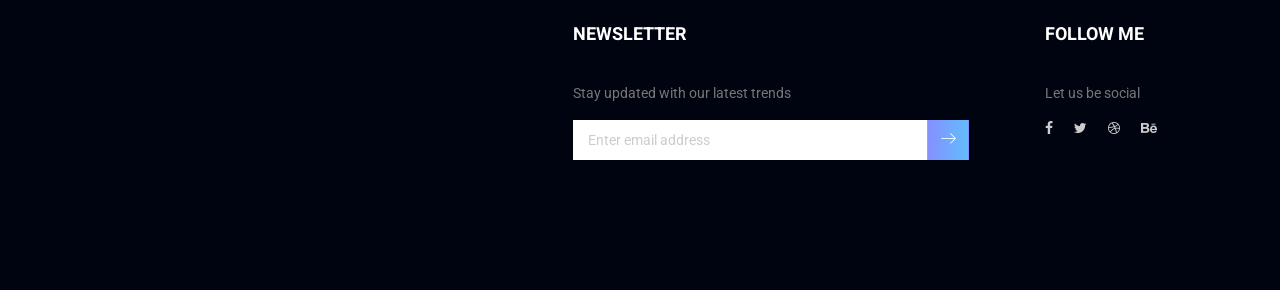
<file: services.html>
<!doctype html>
<html lang="en">
    <head>
        <!-- Required meta tags -->
        <meta charset="utf-8">
        <meta name="viewport" content="width=device-width, initial-scale=1, shrink-to-fit=no">
        <link rel="icon" href="favicon.png" style="width: 100px;" type="image/png">
        <title>Pakkanut Srinives</title>
        <!-- Bootstrap CSS -->
        <link rel="stylesheet" href="css/bootstrap.css">
        <link rel="stylesheet" href="vendors/linericon/style.css">
        <link rel="stylesheet" href="css/font-awesome.min.css">
        <link rel="stylesheet" href="vendors/owl-carousel/owl.carousel.min.css">
        <link rel="stylesheet" href="vendors/lightbox/simpleLightbox.css">
        <link rel="stylesheet" href="vendors/nice-select/css/nice-select.css">
        <link rel="stylesheet" href="vendors/animate-css/animate.css">
        <link rel="stylesheet" href="vendors/flaticon/flaticon.css">
        <!-- main css -->
        <link rel="stylesheet" href="css/style.css">
        <link rel="stylesheet" href="css/responsive.css">
    </head>
    <body>
        
        <!--================Header Menu Area =================-->
        <header class="header_area">
            <div class="main_menu" id="mainNav">
            	<nav class="navbar navbar-expand-lg navbar-light">
					<div class="container box_1620">
						<!-- Brand and toggle get grouped for better mobile display -->
						<a class="navbar-brand logo_h" href="index.html"><img src="img/logo.png" style="width: 100px;" alt=""></a>
						<button class="navbar-toggler" type="button" data-toggle="collapse" data-target="#navbarSupportedContent" aria-controls="navbarSupportedContent" aria-expanded="false" aria-label="Toggle navigation">
							<span class="icon-bar"></span>
							<span class="icon-bar"></span>
							<span class="icon-bar"></span>
						</button>
						<!-- Collect the nav links, forms, and other content for toggling -->
						<div class="collapse navbar-collapse offset" id="navbarSupportedContent">
							<ul class="nav navbar-nav menu_nav ml-auto">
								<li class="nav-item active"><a class="nav-link" href="index.html">Home</a></li> 
								<li class="nav-item"><a class="nav-link" href="about-us.html">About</a></li> 
								<li class="nav-item"><a class="nav-link" href="services.html">Services</a>
								<li class="nav-item submenu dropdown">
									<a href="#" class="nav-link dropdown-toggle" data-toggle="dropdown" role="button" aria-haspopup="true" aria-expanded="false">Pages</a>
									<ul class="dropdown-menu">
										<li class="nav-item"><a class="nav-link" href="portfolio.html">Portfolio</a></li>
										<li class="nav-item"><a class="nav-link" href="portfolio-details.html">Project Details</a></li>
									</ul>
								<li class="nav-item"><a class="nav-link" href="contact.html">Contact</a></li>
							</ul>
						</div> 
					</div>
            	</nav>
            </div>
        </header>
        <!--================Header Menu Area =================-->
        
        <!--================Home Banner Area =================-->
        <section class="banner_area">
            <div class="banner_inner d-flex align-items-center">
            	<div class="overlay bg-parallax" data-stellar-ratio="0.9" data-stellar-vertical-offset="0" data-background=""></div>
				<div class="container">
					<div class="banner_content text-center">
						<h2>Services</h2>
						<div class="page_link">
							<a href="index.html">Home</a>
							<a href="services.html">Services</a>
						</div>
						
					</div>
				</div>
            </div>
        </section>
        <!--================End Home Banner Area =================-->
        
        <!--================Feature Area =================-->
        <section class="feature_area feature_tow p_120">
        	<div class="container">
        		<div class="main_title">
        			<h2>offerings to my clients</h2>
        			<p>If you are looking at blank cassettes on the web, you may be very confused at the difference in price. You may see some for as low as $.17 each.</p>
        		</div>
        		<div class="feature_inner row">
        			<div class="col-lg-4">
        				<div class="feature_item">
        					<i class="flaticon-city"></i>
        					<h4>Architecture</h4>
        					<p>If you are looking at blank cassettes on the web, you may be very confused at the difference in price. You may see some for as low as $17 each.</p>
        				</div>
        			</div>
        			<div class="col-lg-4">
        				<div class="feature_item">
        					<i class="flaticon-skyline"></i>
        					<h4>Interior Design</h4>
        					<p>If you are looking at blank cassettes on the web, you may be very confused at the difference in price. You may see some for as low as $17 each.</p>
        				</div>
        			</div>
        			<div class="col-lg-4">
        				<div class="feature_item">
        					<i class="flaticon-sketch"></i>
        					<h4>Concept Design</h4>
        					<p>If you are looking at blank cassettes on the web, you may be very confused at the difference in price. You may see some for as low as $17 each.</p>
        				</div>
        			</div>
        			<div class="col-lg-4">
        				<div class="feature_item">
        					<i class="flaticon-city"></i>
        					<h4>Architecture</h4>
        					<p>If you are looking at blank cassettes on the web, you may be very confused at the difference in price. You may see some for as low as $17 each.</p>
        				</div>
        			</div>
        			<div class="col-lg-4">
        				<div class="feature_item">
        					<i class="flaticon-skyline"></i>
        					<h4>Interior Design</h4>
        					<p>If you are looking at blank cassettes on the web, you may be very confused at the difference in price. You may see some for as low as $17 each.</p>
        				</div>
        			</div>
        			<div class="col-lg-4">
        				<div class="feature_item">
        					<i class="flaticon-sketch"></i>
        					<h4>Concept Design</h4>
        					<p>If you are looking at blank cassettes on the web, you may be very confused at the difference in price. You may see some for as low as $17 each.</p>
        				</div>
        			</div>
        		</div>
        	</div>
        </section>
        <!--================End Feature Area =================-->
        
        <!--================Testimonials Area =================-->
        <section class="testimonials_area p_120">
        	<div class="container">
        		<div class="main_title">
        			<h2>Testimonials</h2>
        			<p>If you are looking at blank cassettes on the web, you may be very confused at the difference in price. You may see some for as low as $.17 each.</p>
        		</div>
        		<div class="testi_inner">
					<div class="testi_slider owl-carousel">
						<div class="item">
							<div class="testi_item">
								<p>As conscious traveling Paup ers we must always be oncerned about our dear Mother Earth. If you think about it, you travel across her face</p>
								<h4>Fanny Spencer</h4>
								<a href="#"><i class="fa fa-star"></i></a>
								<a href="#"><i class="fa fa-star"></i></a>
								<a href="#"><i class="fa fa-star"></i></a>
								<a href="#"><i class="fa fa-star"></i></a>
								<a href="#"><i class="fa fa-star-half-o"></i></a>
							</div>
						</div>
						<div class="item">
							<div class="testi_item">
								<p>As conscious traveling Paup ers we must always be oncerned about our dear Mother Earth. If you think about it, you travel across her face</p>
								<h4>Fanny Spencer</h4>
								<a href="#"><i class="fa fa-star"></i></a>
								<a href="#"><i class="fa fa-star"></i></a>
								<a href="#"><i class="fa fa-star"></i></a>
								<a href="#"><i class="fa fa-star"></i></a>
								<a href="#"><i class="fa fa-star-half-o"></i></a>
							</div>
						</div>
						<div class="item">
							<div class="testi_item">
								<p>As conscious traveling Paup ers we must always be oncerned about our dear Mother Earth. If you think about it, you travel across her face</p>
								<h4>Fanny Spencer</h4>
								<a href="#"><i class="fa fa-star"></i></a>
								<a href="#"><i class="fa fa-star"></i></a>
								<a href="#"><i class="fa fa-star"></i></a>
								<a href="#"><i class="fa fa-star"></i></a>
								<a href="#"><i class="fa fa-star-half-o"></i></a>
							</div>
						</div>
					</div>
        		</div>
        	</div>
        </section>
        <!--================End Testimonials Area =================-->
        
        <!--================Latest Blog Area =================-->
        <section class="latest_blog_area p_120">
        	<div class="container">
        		<div class="main_title">
        			<h2>Latest Posts from Blog</h2>
        			<p>If you are looking at blank cassettes on the web, you may be very confused at the difference in price. You may see some for as low as $.17 each.</p>
        		</div>
        		<div class="row latest_blog_inner">
        			<div class="col-lg-4">
        				<div class="l_blog_item">
        					<div class="l_blog_img">
        						<img class="img-fluid" src="img/blog/home-blog/home-blog-1.jpg" alt="">
        					</div>
        					<div class="l_blog_text">
        						<div class="date">
        							<a href="#">25 October, 2017  |  By Mark Wiens</a>
        						</div>
        						<a href="#"><h4>Addiction When Gambling Becomes A Problem</h4></a>
        						<p>Computers have become ubiquitous in almost every facet of our lives. At work, desk jockeys spend hours in front of their desktops, while delivery people scan bar codes with handhelds and workers in the field stay</p>
        					</div>
        				</div>
        			</div>
        			<div class="col-lg-4">
        				<div class="l_blog_item">
        					<div class="l_blog_img">
        						<img class="img-fluid" src="img/blog/home-blog/home-blog-2.jpg" alt="">
        					</div>
        					<div class="l_blog_text">
        						<div class="date">
        							<a href="#">25 October, 2017  |  By Mark Wiens</a>
        						</div>
        						<a href="#"><h4>Make Myspace Your Best Designed Space</h4></a>
        						<p>Computers have become ubiquitous in almost every facet of our lives. At work, desk jockeys spend hours in front of their desktops, while delivery people scan bar codes with handhelds and workers in the field stay</p>
        					</div>
        				</div>
        			</div>
        			<div class="col-lg-4">
        				<div class="l_blog_item">
        					<div class="l_blog_img">
        						<img class="img-fluid" src="img/blog/home-blog/home-blog-3.jpg" alt="">
        					</div>
        					<div class="l_blog_text">
        						<div class="date">
        							<a href="#">25 October, 2017  |  By Mark Wiens</a>
        						</div>
        						<a href="#"><h4>Video Games Playing With Imagination</h4></a>
        						<p>Computers have become ubiquitous in almost every facet of our lives. At work, desk jockeys spend hours in front of their desktops, while delivery people scan bar codes with handhelds and workers in the field stay</p>
        					</div>
        				</div>
        			</div>
        		</div>
        	</div>
        </section>
        <!--================End Latest Blog Area =================-->
        
        <!--================Footer Area =================-->
        <footer class="footer_area p_120">
        	<div class="container">
        		<div class="row footer_inner">
        			<div class="col-lg-5 col-sm-6">
        				<aside class="f_widget ab_widget">
        					<div class="f_title">
        				</aside>
        			</div>
        			<div class="col-lg-5 col-sm-6">
        				<aside class="f_widget news_widget">
        					<div class="f_title">
        						<h3>Newsletter</h3>
        					</div>
        					<p>Stay updated with our latest trends</p>
        					<div id="mc_embed_signup">
                                <form target="_blank" action="https://spondonit.us12.list-manage.com/subscribe/post?u=1462626880ade1ac87bd9c93a&amp;id=92a4423d01" method="get" class="subscribe_form relative">
                                	<div class="input-group d-flex flex-row">
                                        <input name="EMAIL" placeholder="Enter email address" onfocus="this.placeholder = ''" onblur="this.placeholder = 'Email Address '" required="" type="email">
                                        <button class="btn sub-btn"><span class="lnr lnr-arrow-right"></span></button>		
                                    </div>				
                                    <div class="mt-10 info"></div>
                                </form>
                            </div>
        				</aside>
        			</div>
        			<div class="col-lg-2">
        				<aside class="f_widget social_widget">
        					<div class="f_title">
        						<h3>Follow Me</h3>
        					</div>
        					<p>Let us be social</p>
        					<ul class="list">
        						<li><a href="#"><i class="fa fa-facebook"></i></a></li>
        						<li><a href="#"><i class="fa fa-twitter"></i></a></li>
        						<li><a href="#"><i class="fa fa-dribbble"></i></a></li>
        						<li><a href="#"><i class="fa fa-behance"></i></a></li>
        					</ul>
        				</aside>
        			</div>
        		</div>
        	</div>
        </footer>
        <!--================End Footer Area =================-->
        
        
        
        
        <!-- Optional JavaScript -->
        <!-- jQuery first, then Popper.js, then Bootstrap JS -->
        <script src="js/jquery-3.2.1.min.js"></script>
        <script src="js/popper.js"></script>
        <script src="js/bootstrap.min.js"></script>
        <script src="js/stellar.js"></script>
        <script src="vendors/lightbox/simpleLightbox.min.js"></script>
        <script src="vendors/nice-select/js/jquery.nice-select.min.js"></script>
        <script src="vendors/isotope/imagesloaded.pkgd.min.js"></script>
        <script src="vendors/isotope/isotope-min.js"></script>
        <script src="vendors/owl-carousel/owl.carousel.min.js"></script>
        <script src="js/jquery.ajaxchimp.min.js"></script>
        <script src="js/mail-script.js"></script>
        <script src="vendors/counter-up/jquery.waypoints.min.js"></script>
        <script src="vendors/counter-up/jquery.counterup.min.js"></script>
        <script src="js/theme.js"></script>
    </body>
</html>
</file>
<file: vendors/linericon/style.css>
@font-face {
	font-family: 'Linearicons-Free';
	src:url('fonts/Linearicons-Free.eot?w118d');
	src:url('fonts/Linearicons-Free.eot?#iefixw118d') format('embedded-opentype'),
		url('fonts/Linearicons-Free.woff2?w118d') format('woff2'),
		url('fonts/Linearicons-Free.woff?w118d') format('woff'),
		url('fonts/Linearicons-Free.ttf?w118d') format('truetype'),
		url('fonts/Linearicons-Free.svg?w118d#Linearicons-Free') format('svg');
	font-weight: normal;
	font-style: normal;
}

.lnr {
	font-family: 'Linearicons-Free';
	speak: none;
	font-style: normal;
	font-weight: normal;
	font-variant: normal;
	text-transform: none;
	line-height: 1;

	/* Better Font Rendering =========== */
	-webkit-font-smoothing: antialiased;
	-moz-osx-font-smoothing: grayscale;
}

.lnr-home:before {
	content: "\e800";
}
.lnr-apartment:before {
	content: "\e801";
}
.lnr-pencil:before {
	content: "\e802";
}
.lnr-magic-wand:before {
	content: "\e803";
}
.lnr-drop:before {
	content: "\e804";
}
.lnr-lighter:before {
	content: "\e805";
}
.lnr-poop:before {
	content: "\e806";
}
.lnr-sun:before {
	content: "\e807";
}
.lnr-moon:before {
	content: "\e808";
}
.lnr-cloud:before {
	content: "\e809";
}
.lnr-cloud-upload:before {
	content: "\e80a";
}
.lnr-cloud-download:before {
	content: "\e80b";
}
.lnr-cloud-sync:before {
	content: "\e80c";
}
.lnr-cloud-check:before {
	content: "\e80d";
}
.lnr-database:before {
	content: "\e80e";
}
.lnr-lock:before {
	content: "\e80f";
}
.lnr-cog:before {
	content: "\e810";
}
.lnr-trash:before {
	content: "\e811";
}
.lnr-dice:before {
	content: "\e812";
}
.lnr-heart:before {
	content: "\e813";
}
.lnr-star:before {
	content: "\e814";
}
.lnr-star-half:before {
	content: "\e815";
}
.lnr-star-empty:before {
	content: "\e816";
}
.lnr-flag:before {
	content: "\e817";
}
.lnr-envelope:before {
	content: "\e818";
}
.lnr-paperclip:before {
	content: "\e819";
}
.lnr-inbox:before {
	content: "\e81a";
}
.lnr-eye:before {
	content: "\e81b";
}
.lnr-printer:before {
	content: "\e81c";
}
.lnr-file-empty:before {
	content: "\e81d";
}
.lnr-file-add:before {
	content: "\e81e";
}
.lnr-enter:before {
	content: "\e81f";
}
.lnr-exit:before {
	content: "\e820";
}
.lnr-graduation-hat:before {
	content: "\e821";
}
.lnr-license:before {
	content: "\e822";
}
.lnr-music-note:before {
	content: "\e823";
}
.lnr-film-play:before {
	content: "\e824";
}
.lnr-camera-video:before {
	content: "\e825";
}
.lnr-camera:before {
	content: "\e826";
}
.lnr-picture:before {
	content: "\e827";
}
.lnr-book:before {
	content: "\e828";
}
.lnr-bookmark:before {
	content: "\e829";
}
.lnr-user:before {
	content: "\e82a";
}
.lnr-users:before {
	content: "\e82b";
}
.lnr-shirt:before {
	content: "\e82c";
}
.lnr-store:before {
	content: "\e82d";
}
.lnr-cart:before {
	content: "\e82e";
}
.lnr-tag:before {
	content: "\e82f";
}
.lnr-phone-handset:before {
	content: "\e830";
}
.lnr-phone:before {
	content: "\e831";
}
.lnr-pushpin:before {
	content: "\e832";
}
.lnr-map-marker:before {
	content: "\e833";
}
.lnr-map:before {
	content: "\e834";
}
.lnr-location:before {
	content: "\e835";
}
.lnr-calendar-full:before {
	content: "\e836";
}
.lnr-keyboard:before {
	content: "\e837";
}
.lnr-spell-check:before {
	content: "\e838";
}
.lnr-screen:before {
	content: "\e839";
}
.lnr-smartphone:before {
	content: "\e83a";
}
.lnr-tablet:before {
	content: "\e83b";
}
.lnr-laptop:before {
	content: "\e83c";
}
.lnr-laptop-phone:before {
	content: "\e83d";
}
.lnr-power-switch:before {
	content: "\e83e";
}
.lnr-bubble:before {
	content: "\e83f";
}
.lnr-heart-pulse:before {
	content: "\e840";
}
.lnr-construction:before {
	content: "\e841";
}
.lnr-pie-chart:before {
	content: "\e842";
}
.lnr-chart-bars:before {
	content: "\e843";
}
.lnr-gift:before {
	content: "\e844";
}
.lnr-diamond:before {
	content: "\e845";
}
.lnr-linearicons:before {
	content: "\e846";
}
.lnr-dinner:before {
	content: "\e847";
}
.lnr-coffee-cup:before {
	content: "\e848";
}
.lnr-leaf:before {
	content: "\e849";
}
.lnr-paw:before {
	content: "\e84a";
}
.lnr-rocket:before {
	content: "\e84b";
}
.lnr-briefcase:before {
	content: "\e84c";
}
.lnr-bus:before {
	content: "\e84d";
}
.lnr-car:before {
	content: "\e84e";
}
.lnr-train:before {
	content: "\e84f";
}
.lnr-bicycle:before {
	content: "\e850";
}
.lnr-wheelchair:before {
	content: "\e851";
}
.lnr-select:before {
	content: "\e852";
}
.lnr-earth:before {
	content: "\e853";
}
.lnr-smile:before {
	content: "\e854";
}
.lnr-sad:before {
	content: "\e855";
}
.lnr-neutral:before {
	content: "\e856";
}
.lnr-mustache:before {
	content: "\e857";
}
.lnr-alarm:before {
	content: "\e858";
}
.lnr-bullhorn:before {
	content: "\e859";
}
.lnr-volume-high:before {
	content: "\e85a";
}
.lnr-volume-medium:before {
	content: "\e85b";
}
.lnr-volume-low:before {
	content: "\e85c";
}
.lnr-volume:before {
	content: "\e85d";
}
.lnr-mic:before {
	content: "\e85e";
}
.lnr-hourglass:before {
	content: "\e85f";
}
.lnr-undo:before {
	content: "\e860";
}
.lnr-redo:before {
	content: "\e861";
}
.lnr-sync:before {
	content: "\e862";
}
.lnr-history:before {
	content: "\e863";
}
.lnr-clock:before {
	content: "\e864";
}
.lnr-download:before {
	content: "\e865";
}
.lnr-upload:before {
	content: "\e866";
}
.lnr-enter-down:before {
	content: "\e867";
}
.lnr-exit-up:before {
	content: "\e868";
}
.lnr-bug:before {
	content: "\e869";
}
.lnr-code:before {
	content: "\e86a";
}
.lnr-link:before {
	content: "\e86b";
}
.lnr-unlink:before {
	content: "\e86c";
}
.lnr-thumbs-up:before {
	content: "\e86d";
}
.lnr-thumbs-down:before {
	content: "\e86e";
}
.lnr-magnifier:before {
	content: "\e86f";
}
.lnr-cross:before {
	content: "\e870";
}
.lnr-menu:before {
	content: "\e871";
}
.lnr-list:before {
	content: "\e872";
}
.lnr-chevron-up:before {
	content: "\e873";
}
.lnr-chevron-down:before {
	content: "\e874";
}
.lnr-chevron-left:before {
	content: "\e875";
}
.lnr-chevron-right:before {
	content: "\e876";
}
.lnr-arrow-up:before {
	content: "\e877";
}
.lnr-arrow-down:before {
	content: "\e878";
}
.lnr-arrow-left:before {
	content: "\e879";
}
.lnr-arrow-right:before {
	content: "\e87a";
}
.lnr-move:before {
	content: "\e87b";
}
.lnr-warning:before {
	content: "\e87c";
}
.lnr-question-circle:before {
	content: "\e87d";
}
.lnr-menu-circle:before {
	content: "\e87e";
}
.lnr-checkmark-circle:before {
	content: "\e87f";
}
.lnr-cross-circle:before {
	content: "\e880";
}
.lnr-plus-circle:before {
	content: "\e881";
}
.lnr-circle-minus:before {
	content: "\e882";
}
.lnr-arrow-up-circle:before {
	content: "\e883";
}
.lnr-arrow-down-circle:before {
	content: "\e884";
}
.lnr-arrow-left-circle:before {
	content: "\e885";
}
.lnr-arrow-right-circle:before {
	content: "\e886";
}
.lnr-chevron-up-circle:before {
	content: "\e887";
}
.lnr-chevron-down-circle:before {
	content: "\e888";
}
.lnr-chevron-left-circle:before {
	content: "\e889";
}
.lnr-chevron-right-circle:before {
	content: "\e88a";
}
.lnr-crop:before {
	content: "\e88b";
}
.lnr-frame-expand:before {
	content: "\e88c";
}
.lnr-frame-contract:before {
	content: "\e88d";
}
.lnr-layers:before {
	content: "\e88e";
}
.lnr-funnel:before {
	content: "\e88f";
}
.lnr-text-format:before {
	content: "\e890";
}
.lnr-text-format-remove:before {
	content: "\e891";
}
.lnr-text-size:before {
	content: "\e892";
}
.lnr-bold:before {
	content: "\e893";
}
.lnr-italic:before {
	content: "\e894";
}
.lnr-underline:before {
	content: "\e895";
}
.lnr-strikethrough:before {
	content: "\e896";
}
.lnr-highlight:before {
	content: "\e897";
}
.lnr-text-align-left:before {
	content: "\e898";
}
.lnr-text-align-center:before {
	content: "\e899";
}
.lnr-text-align-right:before {
	content: "\e89a";
}
.lnr-text-align-justify:before {
	content: "\e89b";
}
.lnr-line-spacing:before {
	content: "\e89c";
}
.lnr-indent-increase:before {
	content: "\e89d";
}
.lnr-indent-decrease:before {
	content: "\e89e";
}
.lnr-pilcrow:before {
	content: "\e89f";
}
.lnr-direction-ltr:before {
	content: "\e8a0";
}
.lnr-direction-rtl:before {
	content: "\e8a1";
}
.lnr-page-break:before {
	content: "\e8a2";
}
.lnr-sort-alpha-asc:before {
	content: "\e8a3";
}
.lnr-sort-amount-asc:before {
	content: "\e8a4";
}
.lnr-hand:before {
	content: "\e8a5";
}
.lnr-pointer-up:before {
	content: "\e8a6";
}
.lnr-pointer-right:before {
	content: "\e8a7";
}
.lnr-pointer-down:before {
	content: "\e8a8";
}
.lnr-pointer-left:before {
	content: "\e8a9";
}
</file>
<file: vendors/nice-select/css/nice-select.css>
.nice-select {
  -webkit-tap-highlight-color: transparent;
  background-color: #fff;
  border-radius: 5px;
  border: solid 1px #e8e8e8;
  box-sizing: border-box;
  clear: both;
  cursor: pointer;
  display: block;
  float: left;
  font-family: inherit;
  font-size: 14px;
  font-weight: normal;
  height: 42px;
  line-height: 40px;
  outline: none;
  padding-left: 18px;
  padding-right: 30px;
  position: relative;
  text-align: left !important;
  -webkit-transition: all 0.2s ease-in-out;
  transition: all 0.2s ease-in-out;
  -webkit-user-select: none;
     -moz-user-select: none;
      -ms-user-select: none;
          user-select: none;
  white-space: nowrap;
  width: auto; }
  .nice-select:hover {
    border-color: #dbdbdb; }
  .nice-select:active, .nice-select.open, .nice-select:focus {
    border-color: #999; }
  .nice-select:after {
    border-bottom: 2px solid #999;
    border-right: 2px solid #999;
    content: '';
    display: block;
    height: 5px;
    margin-top: -4px;
    pointer-events: none;
    position: absolute;
    right: 12px;
    top: 50%;
    -webkit-transform-origin: 66% 66%;
        -ms-transform-origin: 66% 66%;
            transform-origin: 66% 66%;
    -webkit-transform: rotate(45deg);
        -ms-transform: rotate(45deg);
            transform: rotate(45deg);
    -webkit-transition: all 0.15s ease-in-out;
    transition: all 0.15s ease-in-out;
    width: 5px; }
  .nice-select.open:after {
    -webkit-transform: rotate(-135deg);
        -ms-transform: rotate(-135deg);
            transform: rotate(-135deg); }
  .nice-select.open .list {
    opacity: 1;
    pointer-events: auto;
    -webkit-transform: scale(1) translateY(0);
        -ms-transform: scale(1) translateY(0);
            transform: scale(1) translateY(0); }
  .nice-select.disabled {
    border-color: #ededed;
    color: #999;
    pointer-events: none; }
    .nice-select.disabled:after {
      border-color: #cccccc; }
  .nice-select.wide {
    width: 100%; }
    .nice-select.wide .list {
      left: 0 !important;
      right: 0 !important; }
  .nice-select.right {
    float: right; }
    .nice-select.right .list {
      left: auto;
      right: 0; }
  .nice-select.small {
    font-size: 12px;
    height: 36px;
    line-height: 34px; }
    .nice-select.small:after {
      height: 4px;
      width: 4px; }
    .nice-select.small .option {
      line-height: 34px;
      min-height: 34px; }
  .nice-select .list {
    background-color: #fff;
    border-radius: 5px;
    box-shadow: 0 0 0 1px rgba(68, 68, 68, 0.11);
    box-sizing: border-box;
    margin-top: 4px;
    opacity: 0;
    overflow: hidden;
    padding: 0;
    pointer-events: none;
    position: absolute;
    top: 100%;
    left: 0;
    -webkit-transform-origin: 50% 0;
        -ms-transform-origin: 50% 0;
            transform-origin: 50% 0;
    -webkit-transform: scale(0.75) translateY(-21px);
        -ms-transform: scale(0.75) translateY(-21px);
            transform: scale(0.75) translateY(-21px);
    -webkit-transition: all 0.2s cubic-bezier(0.5, 0, 0, 1.25), opacity 0.15s ease-out;
    transition: all 0.2s cubic-bezier(0.5, 0, 0, 1.25), opacity 0.15s ease-out;
    z-index: 9; }
    .nice-select .list:hover .option:not(:hover) {
      background-color: transparent !important; }
  .nice-select .option {
    cursor: pointer;
    font-weight: 400;
    line-height: 40px;
    list-style: none;
    min-height: 40px;
    outline: none;
    padding-left: 18px;
    padding-right: 29px;
    text-align: left;
    -webkit-transition: all 0.2s;
    transition: all 0.2s; }
    .nice-select .option:hover, .nice-select .option.focus, .nice-select .option.selected.focus {
      background-color: #f6f6f6; }
    .nice-select .option.selected {
      font-weight: bold; }
    .nice-select .option.disabled {
      background-color: transparent;
      color: #999;
      cursor: default; }

.no-csspointerevents .nice-select .list {
  display: none; }

.no-csspointerevents .nice-select.open .list {
  display: block; }
</file>
<file: vendors/flaticon/flaticon.css>
/*
  	Flaticon icon font: Flaticon
  	Creation date: 26/06/2018 17:19
  	*/

@font-face {
  font-family: "Flaticon";
  src: url("./Flaticon.eot");
  src: url("./Flaticon.eot?#iefix") format("embedded-opentype"),
       url("./Flaticon.woff") format("woff"),
       url("./Flaticon.ttf") format("truetype"),
       url("./Flaticon.svg#Flaticon") format("svg");
  font-weight: normal;
  font-style: normal;
}

@media screen and (-webkit-min-device-pixel-ratio:0) {
  @font-face {
    font-family: "Flaticon";
    src: url("./Flaticon.svg#Flaticon") format("svg");
  }
}

[class^="flaticon-"]:before, [class*=" flaticon-"]:before,
[class^="flaticon-"]:after, [class*=" flaticon-"]:after {   
  font-family: Flaticon;
        font-size: 20px;
font-style: normal;
margin-left: 20px;
}

.flaticon-skyline:before { content: "\f100"; }
.flaticon-sketch:before { content: "\f101"; }
.flaticon-city:before { content: "\f102"; }
</file>
<file: css/style.css>
/*===========
Table of Content:
01/ Variables
02/ predefin
03/ header
04/ button
05/ banner
06/ breadcrumb
07/ about
08/ team
09/ project 
10/ price 
11/ team 
12/ blog 
13/ video  
14/ features  
15/ career  
16/ contact 
17/ footer

=====================================================================*/
/*----------------------------------------------------*/
/*font Variables*/
/*Color Variables*/
/*=================== fonts ====================*/
@import url("https://fonts.googleapis.com/css?family=Heebo:300,400,500,700|Roboto:300,400,500,700");
/*---------------------------------------------------- */
/*----------------------------------------------------*/
.list {
  list-style: none;
  margin: 0px;
  padding: 0px; }

a {
  text-decoration: none;
  transition: all 0.3s ease-in-out; }
  a:hover, a:focus {
    text-decoration: none;
    outline: none; }

.row.m0 {
  margin: 0px; }

body {
  line-height: 26px;
  font-size: 16px;
  font-family: "Roboto", sans-serif;
  font-weight: normal;
  color: #777777; }

h1, h2, h3, h4, h5, h6 {
  font-family: "Lato";
  font-weight: bold; }

button:focus {
  outline: none;
  box-shadow: none; }

.p_120 {
  padding-top: 120px;
  padding-bottom: 120px; }

.pad_top {
  padding-top: 120px; }

.pad_btm {
  padding-bottom: 120px; }

.mt-25 {
  margin-top: 25px; }

.p0 {
  padding-left: 0px;
  padding-right: 0px; }

@media (min-width: 1200px) {
  .container {
    max-width: 1170px; } }

@media (min-width: 1620px) {
  .box_1620 {
    max-width: 1650px;
    margin: auto; } }
.white_bg {
  background: #fff !important; }

/* Main Title Area css
============================================================================================ */
.main_title {
  text-align: center;
  margin-bottom: 75px; }
  .main_title h2 {
    font-family: "Heebo", sans-serif;
    font-size: 36px;
    color: #222222;
    font-weight: bold;
    margin-bottom: 15px;
    text-transform: uppercase; }
  .main_title p {
    font-size: 16px;
    font-family: "Roboto", sans-serif;
    line-height: 26px;
    color: #777777;
    margin-bottom: 0px;
    max-width: 570px;
    margin: auto; }
  .main_title.white h2 {
    color: #ffffff; }
  .main_title.white p {
    color: #fff;
    opacity: .6; }

/* End Main Title Area css
============================================================================================ */
/*---------------------------------------------------- */
/*----------------------------------------------------*/
.header_area {
  position: absolute;
  width: 100%;
  top: 0;
  left: 0;
  z-index: 99;
  transition: background 0.4s, all 0.3s linear; }
  .header_area .navbar {
    background: transparent;
    padding: 0px;
    border: 0px;
    border-radius: 0px; }
    .header_area .navbar .nav .nav-item {
      margin-right: 45px; }
      .header_area .navbar .nav .nav-item .nav-link {
        font: 500 12px/100px "Roboto", sans-serif;
        text-transform: uppercase;
        color: #222222;
        padding: 0px;
        display: inline-block; }
        .header_area .navbar .nav .nav-item .nav-link:after {
          display: none; }
      .header_area .navbar .nav .nav-item.submenu {
        position: relative; }
        .header_area .navbar .nav .nav-item.submenu ul {
          border: none;
          padding: 0px;
          border-radius: 0px;
          box-shadow: none;
          margin: 0px;
          background: #fff; }
          @media (min-width: 992px) {
            .header_area .navbar .nav .nav-item.submenu ul {
              position: absolute;
              top: 120%;
              left: 0px;
              min-width: 200px;
              text-align: left;
              opacity: 0;
              transition: all 300ms ease-in;
              visibility: hidden;
              display: block;
              border: none;
              padding: 0px;
              border-radius: 0px;
              box-shadow: 0px 10px 30px 0px rgba(0, 0, 0, 0.4); } }
          .header_area .navbar .nav .nav-item.submenu ul:before {
            content: "";
            width: 0;
            height: 0;
            border-style: solid;
            border-width: 10px 10px 0 10px;
            border-color: #eeeeee transparent transparent transparent;
            position: absolute;
            right: 24px;
            top: 45px;
            z-index: 3;
            opacity: 0;
            transition: all 400ms linear; }
          .header_area .navbar .nav .nav-item.submenu ul .nav-item {
            display: block;
            float: none;
            margin-right: 0px;
            border-bottom: 1px solid #ededed;
            margin-left: 0px;
            transition: all 0.4s linear; }
            .header_area .navbar .nav .nav-item.submenu ul .nav-item .nav-link {
              line-height: 45px;
              color: #222222;
              padding: 0px 30px;
              transition: all 150ms linear;
              display: block;
              margin-right: 0px; }
            .header_area .navbar .nav .nav-item.submenu ul .nav-item:last-child {
              border-bottom: none; }
            .header_area .navbar .nav .nav-item.submenu ul .nav-item:hover .nav-link {
              background: #8490ff;
              color: #fff; }
        @media (min-width: 992px) {
          .header_area .navbar .nav .nav-item.submenu:hover ul {
            visibility: visible;
            opacity: 1;
            top: 100%; } }
        .header_area .navbar .nav .nav-item.submenu:hover ul .nav-item {
          margin-top: 0px; }
      .header_area .navbar .nav .nav-item:last-child {
        margin-right: 0px; }
    .header_area .navbar .search {
      font-size: 12px;
      line-height: 60px;
      display: inline-block;
      color: #222222;
      margin-left: 80px; }
      .header_area .navbar .search i {
        font-weight: 600; }
  .header_area.navbar_fixed .main_menu {
    position: fixed;
    width: 100%;
    top: -70px;
    left: 0;
    right: 0;
    background: #fff;
    transform: translateY(70px);
    transition: transform 500ms ease, background 500ms ease;
    -webkit-transition: transform 500ms ease, background 500ms ease;
    box-shadow: 0px 3px 16px 0px rgba(0, 0, 0, 0.1); }
    .header_area.navbar_fixed .main_menu .navbar .nav .nav-item .nav-link {
      line-height: 70px; }
  @media (min-width: 992px) {
    .header_area.white_menu .navbar .navbar-brand img {
      display: none; }
      .header_area.white_menu .navbar .navbar-brand img + img {
        display: inline-block; } }
  @media (max-width: 991px) {
    .header_area.white_menu .navbar .navbar-brand img {
      display: inline-block; }
      .header_area.white_menu .navbar .navbar-brand img + img {
        display: none; } }
  .header_area.white_menu .navbar .nav .nav-item .nav-link {
    color: #fff; }
  .header_area.white_menu.navbar_fixed .main_menu .navbar .navbar-brand img {
    display: inline-block; }
    .header_area.white_menu.navbar_fixed .main_menu .navbar .navbar-brand img + img {
      display: none; }
  .header_area.white_menu.navbar_fixed .main_menu .navbar .nav .nav-item .nav-link {
    line-height: 70px;
    color: #222222; }

.top_menu {
  background: #ec9d5f; }
  .top_menu .float-left a {
    line-height: 40px;
    display: inline-block;
    color: #fff;
    font-family: "Roboto", sans-serif;
    text-transform: uppercase;
    font-size: 12px;
    margin-right: 50px;
    transition: all 300ms linear 0s; }
    .top_menu .float-left a:last-child {
      margin-right: 0px; }
    .top_menu .float-left a:hover {
      color: #8490ff; }
  .top_menu .float-right .pur_btn {
    background: #8490ff;
    color: #fff;
    font-family: "Roboto", sans-serif;
    line-height: 40px;
    display: block;
    padding: 0px 40px;
    font-weight: 500;
    font-size: 12px; }

/*---------------------------------------------------- */
/*----------------------------------------------------*/
/* Home Banner Area css
============================================================================================ */
.home_banner_area {
  z-index: 1;
  background: url(../img/banner/home-banner.jpg) no-repeat scroll center center;
  background-size: cover; }
  .home_banner_area .banner_inner {
    width: 100%; }
    .home_banner_area .banner_inner .home_left_img {
      padding-top: 195px; }
    .home_banner_area .banner_inner .col-lg-6 {
      vertical-align: middle;
      align-self: center; }
    .home_banner_area .banner_inner .banner_content {
      text-align: left;
      color: #222222; }
      .home_banner_area .banner_inner .banner_content h5 {
        font-size: 14px;
        font-family: "Roboto", sans-serif;
        text-transform: uppercase;
        letter-spacing: 2.1px;
        margin-bottom: 20px; }
      .home_banner_area .banner_inner .banner_content h2 {
        margin-top: 0px;
        font-size: 48px;
        font-weight: bold;
        font-family: "Heebo", sans-serif;
        line-height: 54px;
        text-transform: uppercase;
        margin-bottom: 20px; }
      .home_banner_area .banner_inner .banner_content p {
        color: #777777;
        font-family: "Roboto", sans-serif;
        max-width: 680px;
        font-size: 14px;
        line-height: 26px;
        margin: 0px auto 45px; }
      .home_banner_area .banner_inner .banner_content .banner_map_img {
        text-align: right; }

.blog_banner {
  min-height: 780px;
  position: relative;
  z-index: 1;
  overflow: hidden;
  margin-bottom: 0px; }
  .blog_banner .banner_inner {
    background: #04091e;
    position: relative;
    overflow: hidden;
    width: 100%;
    min-height: 780px;
    z-index: 1; }
    .blog_banner .banner_inner .overlay {
      background: url(../img/banner/banner-2.jpg) no-repeat scroll center center;
      opacity: .5;
      height: 125%;
      position: absolute;
      left: 0px;
      top: 0px;
      width: 100%;
      z-index: -1; }
    .blog_banner .banner_inner .blog_b_text {
      max-width: 700px;
      margin: auto;
      color: #fff;
      margin-top: 40px; }
      .blog_banner .banner_inner .blog_b_text h2 {
        font-size: 60px;
        font-weight: 500;
        font-family: "Roboto", sans-serif;
        line-height: 66px;
        margin-bottom: 15px; }
      .blog_banner .banner_inner .blog_b_text p {
        font-size: 16px;
        margin-bottom: 35px; }
      .blog_banner .banner_inner .blog_b_text .white_bg_btn {
        line-height: 42px;
        padding: 0px 45px; }

.banner_box {
  max-width: 1620px;
  margin: auto; }

.banner_area {
  position: relative;
  z-index: 1;
  min-height: 430px; }
  .banner_area .banner_inner {
    position: relative;
    overflow: hidden;
    width: 100%;
    min-height: 430px;
    background: #f9f9ff;
    z-index: 1; }
    .banner_area .banner_inner .banner_content {
      margin-top: 70px; }
      .banner_area .banner_inner .banner_content h2 {
        color: #222222;
        font-size: 36px;
        font-family: "Heebo", sans-serif;
        margin-bottom: 0px;
        text-transform: uppercase;
        font-weight: bold; }
      .banner_area .banner_inner .banner_content .page_link a {
        font-size: 14px;
        color: #777777;
        font-family: "Roboto", sans-serif;
        margin-right: 32px;
        position: relative; }
        .banner_area .banner_inner .banner_content .page_link a:before {
          content: "\e87a";
          font-family: 'Linearicons-Free';
          font-size: 14px;
          position: absolute;
          right: -25px;
          top: 54%;
          transform: translateY(-50%); }
        .banner_area .banner_inner .banner_content .page_link a:last-child {
          margin-right: 0px; }
          .banner_area .banner_inner .banner_content .page_link a:last-child:before {
            display: none; }

/* End Home Banner Area css
============================================================================================ */
/*---------------------------------------------------- */
/*----------------------------------------------------*/
/* Latest Blog Area css
============================================================================================ */
.l_blog_item .l_blog_text .date {
  margin-top: 24px;
  margin-bottom: 15px; }
  .l_blog_item .l_blog_text .date a {
    color: #777777;
    font-size: 12px;
    font-family: "Roboto", sans-serif; }
.l_blog_item .l_blog_text h4 {
  font-size: 21px;
  color: #222222;
  margin-bottom: 20px;
  transition: all 300ms linear 0s;
  font-family: "Heebo", sans-serif;
  font-weight: bold;
  text-transform: uppercase;
  max-width: 300px; }
  .l_blog_item .l_blog_text h4:hover {
    color: #8490ff; }
.l_blog_item .l_blog_text p {
  margin-bottom: 0px;
  font-size: 14px;
  font-family: "Roboto", sans-serif; }

/* End Latest Blog Area css
============================================================================================ */
/* Causes Area css
============================================================================================ */
.causes_slider .owl-dots {
  text-align: center;
  margin-top: 80px; }
  .causes_slider .owl-dots .owl-dot {
    height: 14px;
    width: 14px;
    background: #eeeeee;
    display: inline-block;
    margin-right: 7px; }
    .causes_slider .owl-dots .owl-dot:last-child {
      margin-right: 0px; }
    .causes_slider .owl-dots .owl-dot.active {
      background: #8490ff; }

.causes_item {
  background: #fff; }
  .causes_item .causes_img {
    position: relative; }
    .causes_item .causes_img .c_parcent {
      position: absolute;
      bottom: 0px;
      width: 100%;
      left: 0px;
      height: 3px;
      background: rgba(255, 255, 255, 0.5); }
      .causes_item .causes_img .c_parcent span {
        width: 70%;
        height: 3px;
        background: #8490ff;
        position: absolute;
        left: 0px;
        bottom: 0px; }
        .causes_item .causes_img .c_parcent span:before {
          content: "75%";
          position: absolute;
          right: -10px;
          bottom: 0px;
          background: #8490ff;
          color: #fff;
          padding: 0px 5px; }
  .causes_item .causes_text {
    padding: 30px 35px 40px 30px; }
    .causes_item .causes_text h4 {
      color: #222222;
      font-family: "Roboto", sans-serif;
      font-size: 18px;
      font-weight: 600;
      margin-bottom: 15px;
      cursor: pointer; }
      .causes_item .causes_text h4:hover {
        color: #8490ff; }
    .causes_item .causes_text p {
      font-size: 14px;
      line-height: 24px;
      color: #777777;
      font-weight: 300;
      margin-bottom: 0px; }
  .causes_item .causes_bottom a {
    width: 50%;
    border: 1px solid #8490ff;
    text-align: center;
    float: left;
    line-height: 50px;
    background: #8490ff;
    color: #fff;
    font-family: "Roboto", sans-serif;
    font-size: 14px;
    font-weight: 500; }
    .causes_item .causes_bottom a + a {
      border-color: #eeeeee;
      background: #fff;
      font-size: 14px;
      color: #222222; }

/* End Causes Area css
============================================================================================ */
/*================= latest_blog_area css =============*/
.single-recent-blog-post {
  margin-bottom: 30px; }
  .single-recent-blog-post .thumb {
    overflow: hidden; }
    .single-recent-blog-post .thumb img {
      transition: all 0.7s linear; }
  .single-recent-blog-post .details {
    padding-top: 30px; }
    .single-recent-blog-post .details .sec_h4 {
      line-height: 24px;
      padding: 10px 0px 13px;
      transition: all 0.3s linear; }
      .single-recent-blog-post .details .sec_h4:hover {
        color: #777777; }
  .single-recent-blog-post .date {
    font-size: 14px;
    line-height: 24px;
    font-weight: 400; }
  .single-recent-blog-post:hover img {
    transform: scale(1.23) rotate(10deg); }

.tags .tag_btn {
  font-size: 12px;
  font-weight: 500;
  line-height: 20px;
  border: 1px solid #eeeeee;
  display: inline-block;
  padding: 1px 18px;
  text-align: center;
  color: #222222; }
  .tags .tag_btn:before {
    background: #8490ff; }
  .tags .tag_btn + .tag_btn {
    margin-left: 2px; }

/*========= blog_categorie_area css ===========*/
.blog_categorie_area {
  padding-top: 80px;
  padding-bottom: 80px; }

.categories_post {
  position: relative;
  text-align: center;
  cursor: pointer; }
  .categories_post img {
    max-width: 100%; }
  .categories_post .categories_details {
    position: absolute;
    top: 20px;
    left: 20px;
    right: 20px;
    bottom: 20px;
    background: rgba(34, 34, 34, 0.8);
    color: #fff;
    transition: all 0.3s linear;
    display: flex;
    align-items: center;
    justify-content: center; }
    .categories_post .categories_details h5 {
      margin-bottom: 0px;
      font-size: 18px;
      line-height: 26px;
      text-transform: uppercase;
      color: #fff;
      position: relative; }
    .categories_post .categories_details p {
      font-weight: 300;
      font-size: 14px;
      line-height: 26px;
      margin-bottom: 0px; }
    .categories_post .categories_details .border_line {
      margin: 10px 0px;
      background: #fff;
      width: 100%;
      height: 1px; }
  .categories_post:hover .categories_details {
    background: rgba(56, 152, 248, 0.85); }

/*============ blog_left_sidebar css ==============*/
.blog_item {
  margin-bottom: 40px; }

.blog_info {
  padding-top: 30px; }
  .blog_info .post_tag {
    padding-bottom: 20px; }
    .blog_info .post_tag a {
      font: 300 14px/21px "Roboto", sans-serif;
      color: #222222; }
      .blog_info .post_tag a:hover {
        color: #777777; }
      .blog_info .post_tag a.active {
        color: #8490ff; }
  .blog_info .blog_meta li a {
    font: 300 14px/20px "Roboto", sans-serif;
    color: #777777;
    vertical-align: middle;
    padding-bottom: 12px;
    display: inline-block; }
    .blog_info .blog_meta li a i {
      color: #222222;
      font-size: 16px;
      font-weight: 600;
      padding-left: 15px;
      line-height: 20px;
      vertical-align: middle; }
    .blog_info .blog_meta li a:hover {
      color: #8490ff; }

.blog_post img {
  max-width: 100%; }

.blog_details {
  padding-top: 20px; }
  .blog_details h2 {
    font-size: 24px;
    line-height: 36px;
    color: #222222;
    font-weight: 600;
    transition: all 0.3s linear; }
    .blog_details h2:hover {
      color: #8490ff; }
  .blog_details p {
    margin-bottom: 26px; }

.view_btn {
  font-size: 14px;
  line-height: 36px;
  display: inline-block;
  color: #222222;
  font-weight: 500;
  padding: 0px 30px;
  background: #fff; }

.blog_right_sidebar {
  border: 1px solid #eeeeee;
  background: #fafaff;
  padding: 30px; }
  .blog_right_sidebar .widget_title {
    font-size: 18px;
    line-height: 25px;
    background: #8490ff;
    text-align: center;
    color: #fff;
    padding: 8px 0px;
    margin-bottom: 30px; }
  .blog_right_sidebar .search_widget .input-group .form-control {
    font-size: 14px;
    line-height: 29px;
    border: 0px;
    width: 100%;
    font-weight: 300;
    color: #fff;
    padding-left: 20px;
    border-radius: 45px;
    z-index: 0;
    background: #8490ff; }
    .blog_right_sidebar .search_widget .input-group .form-control.placeholder {
      color: #fff; }
    .blog_right_sidebar .search_widget .input-group .form-control:-moz-placeholder {
      color: #fff; }
    .blog_right_sidebar .search_widget .input-group .form-control::-moz-placeholder {
      color: #fff; }
    .blog_right_sidebar .search_widget .input-group .form-control::-webkit-input-placeholder {
      color: #fff; }
    .blog_right_sidebar .search_widget .input-group .form-control:focus {
      box-shadow: none; }
  .blog_right_sidebar .search_widget .input-group .btn-default {
    position: absolute;
    right: 20px;
    background: transparent;
    border: 0px;
    box-shadow: none;
    font-size: 14px;
    color: #fff;
    padding: 0px;
    top: 50%;
    transform: translateY(-50%);
    z-index: 1; }
  .blog_right_sidebar .author_widget {
    text-align: center; }
    .blog_right_sidebar .author_widget h4 {
      font-size: 18px;
      line-height: 20px;
      color: #222222;
      margin-bottom: 5px;
      margin-top: 30px; }
    .blog_right_sidebar .author_widget p {
      margin-bottom: 0px; }
    .blog_right_sidebar .author_widget .social_icon {
      padding: 7px 0px 15px; }
      .blog_right_sidebar .author_widget .social_icon a {
        font-size: 14px;
        color: #222222;
        transition: all 0.2s linear; }
        .blog_right_sidebar .author_widget .social_icon a + a {
          margin-left: 20px; }
        .blog_right_sidebar .author_widget .social_icon a:hover {
          color: #8490ff; }
  .blog_right_sidebar .popular_post_widget .post_item .media-body {
    justify-content: center;
    align-self: center;
    padding-left: 20px; }
    .blog_right_sidebar .popular_post_widget .post_item .media-body h3 {
      font-size: 14px;
      line-height: 20px;
      color: #222222;
      margin-bottom: 4px;
      transition: all 0.3s linear; }
      .blog_right_sidebar .popular_post_widget .post_item .media-body h3:hover {
        color: #8490ff; }
    .blog_right_sidebar .popular_post_widget .post_item .media-body p {
      font-size: 12px;
      line-height: 21px;
      margin-bottom: 0px; }
  .blog_right_sidebar .popular_post_widget .post_item + .post_item {
    margin-top: 20px; }
  .blog_right_sidebar .post_category_widget .cat-list li {
    border-bottom: 2px dotted #eee;
    transition: all 0.3s ease 0s;
    padding-bottom: 12px; }
    .blog_right_sidebar .post_category_widget .cat-list li a {
      font-size: 14px;
      line-height: 20px;
      color: #777; }
      .blog_right_sidebar .post_category_widget .cat-list li a p {
        margin-bottom: 0px; }
    .blog_right_sidebar .post_category_widget .cat-list li + li {
      padding-top: 15px; }
    .blog_right_sidebar .post_category_widget .cat-list li:hover {
      border-color: #8490ff; }
      .blog_right_sidebar .post_category_widget .cat-list li:hover a {
        color: #8490ff; }
  .blog_right_sidebar .newsletter_widget {
    text-align: center; }
    .blog_right_sidebar .newsletter_widget .form-group {
      margin-bottom: 8px; }
    .blog_right_sidebar .newsletter_widget .input-group-prepend {
      margin-right: -1px; }
    .blog_right_sidebar .newsletter_widget .input-group-text {
      background: #fff;
      border-radius: 0px;
      vertical-align: top;
      font-size: 12px;
      line-height: 36px;
      padding: 0px 0px 0px 15px;
      border: 1px solid #eeeeee;
      border-right: 0px; }
    .blog_right_sidebar .newsletter_widget .form-control {
      font-size: 12px;
      line-height: 24px;
      color: #cccccc;
      border: 1px solid #eeeeee;
      border-left: 0px;
      border-radius: 0px; }
      .blog_right_sidebar .newsletter_widget .form-control.placeholder {
        color: #cccccc; }
      .blog_right_sidebar .newsletter_widget .form-control:-moz-placeholder {
        color: #cccccc; }
      .blog_right_sidebar .newsletter_widget .form-control::-moz-placeholder {
        color: #cccccc; }
      .blog_right_sidebar .newsletter_widget .form-control::-webkit-input-placeholder {
        color: #cccccc; }
      .blog_right_sidebar .newsletter_widget .form-control:focus {
        outline: none;
        box-shadow: none; }
    .blog_right_sidebar .newsletter_widget .bbtns {
      background-image: -moz-linear-gradient(0deg, #8490ff 0%, #62bdfc 100%);
      background-image: -webkit-linear-gradient(0deg, #8490ff 0%, #62bdfc 100%);
      background-image: -ms-linear-gradient(0deg, #8490ff 0%, #62bdfc 100%);
      color: #fff;
      font-size: 12px;
      line-height: 38px;
      display: inline-block;
      font-weight: 500;
      padding: 0px 24px 0px 24px;
      border-radius: 0; }
    .blog_right_sidebar .newsletter_widget .text-bottom {
      font-size: 12px; }
  .blog_right_sidebar .tag_cloud_widget ul li {
    display: inline-block; }
    .blog_right_sidebar .tag_cloud_widget ul li a {
      display: inline-block;
      border: 1px solid #eee;
      background: #fff;
      padding: 0px 13px;
      margin-bottom: 8px;
      transition: all 0.3s ease 0s;
      color: #222222;
      font-size: 12px; }
      .blog_right_sidebar .tag_cloud_widget ul li a:hover {
        background-image: -moz-linear-gradient(0deg, #8490ff 0%, #62bdfc 100%);
        background-image: -webkit-linear-gradient(0deg, #8490ff 0%, #62bdfc 100%);
        background-image: -ms-linear-gradient(0deg, #8490ff 0%, #62bdfc 100%);
        color: #fff; }
  .blog_right_sidebar .br {
    width: 100%;
    height: 1px;
    background: #eeeeee;
    margin: 30px 0px; }

.blog-pagination {
  padding-top: 25px;
  padding-bottom: 95px; }
  .blog-pagination .page-link {
    border-radius: 0; }
  .blog-pagination .page-item {
    border: none; }

.page-link {
  background: transparent;
  font-weight: 400; }

.blog-pagination .page-item.active .page-link {
  background-color: #8490ff;
  border-color: transparent;
  color: #fff; }

.blog-pagination .page-link {
  position: relative;
  display: block;
  padding: 0.5rem 0.75rem;
  margin-left: -1px;
  line-height: 1.25;
  color: #8a8a8a;
  border: none; }

.blog-pagination .page-link .lnr {
  font-weight: 600; }

.blog-pagination .page-item:last-child .page-link,
.blog-pagination .page-item:first-child .page-link {
  border-radius: 0; }

.blog-pagination .page-link:hover {
  color: #fff;
  text-decoration: none;
  background-color: #8490ff;
  border-color: #eee; }

/*============ Start Blog Single Styles  =============*/
.single-post-area .social-links {
  padding-top: 10px; }
  .single-post-area .social-links li {
    display: inline-block;
    margin-bottom: 10px; }
    .single-post-area .social-links li a {
      color: #cccccc;
      padding: 7px;
      font-size: 14px;
      transition: all 0.2s linear; }
      .single-post-area .social-links li a:hover {
        color: #222222; }
.single-post-area .blog_details {
  padding-top: 26px; }
  .single-post-area .blog_details p {
    margin-bottom: 10px; }
.single-post-area .quotes {
  margin-top: 20px;
  margin-bottom: 30px;
  padding: 24px 35px 24px 30px;
  background-color: white;
  box-shadow: -20.84px 21.58px 30px 0px rgba(176, 176, 176, 0.1);
  font-size: 14px;
  line-height: 24px;
  color: #777;
  font-style: italic; }
.single-post-area .arrow {
  position: absolute; }
  .single-post-area .arrow .lnr {
    font-size: 20px;
    font-weight: 600; }
.single-post-area .thumb .overlay-bg {
  background: rgba(0, 0, 0, 0.8); }
.single-post-area .navigation-area {
  border-top: 1px solid #eee;
  padding-top: 30px;
  margin-top: 60px; }
  .single-post-area .navigation-area p {
    margin-bottom: 0px; }
  .single-post-area .navigation-area h4 {
    font-size: 18px;
    line-height: 25px;
    color: #222222; }
  .single-post-area .navigation-area .nav-left {
    text-align: left; }
    .single-post-area .navigation-area .nav-left .thumb {
      margin-right: 20px;
      background: #000; }
      .single-post-area .navigation-area .nav-left .thumb img {
        transition: all 300ms linear 0s; }
    .single-post-area .navigation-area .nav-left .lnr {
      margin-left: 20px;
      opacity: 0;
      transition: all 300ms linear 0s; }
    .single-post-area .navigation-area .nav-left:hover .lnr {
      opacity: 1; }
    .single-post-area .navigation-area .nav-left:hover .thumb img {
      opacity: .5; }
    @media (max-width: 767px) {
      .single-post-area .navigation-area .nav-left {
        margin-bottom: 30px; } }
  .single-post-area .navigation-area .nav-right {
    text-align: right; }
    .single-post-area .navigation-area .nav-right .thumb {
      margin-left: 20px;
      background: #000; }
      .single-post-area .navigation-area .nav-right .thumb img {
        transition: all 300ms linear 0s; }
    .single-post-area .navigation-area .nav-right .lnr {
      margin-right: 20px;
      opacity: 0;
      transition: all 300ms linear 0s; }
    .single-post-area .navigation-area .nav-right:hover .lnr {
      opacity: 1; }
    .single-post-area .navigation-area .nav-right:hover .thumb img {
      opacity: .5; }
@media (max-width: 991px) {
  .single-post-area .sidebar-widgets {
    padding-bottom: 0px; } }

.comments-area {
  background: #fafaff;
  border: 1px solid #eee;
  padding: 50px 30px;
  margin-top: 50px; }
  @media (max-width: 414px) {
    .comments-area {
      padding: 50px 8px; } }
  .comments-area h4 {
    text-align: center;
    margin-bottom: 50px;
    color: #222222;
    font-size: 18px; }
  .comments-area h5 {
    font-size: 16px;
    margin-bottom: 0px; }
  .comments-area a {
    color: #222222; }
  .comments-area .comment-list {
    padding-bottom: 48px; }
    .comments-area .comment-list:last-child {
      padding-bottom: 0px; }
    .comments-area .comment-list.left-padding {
      padding-left: 25px; }
    @media (max-width: 413px) {
      .comments-area .comment-list .single-comment h5 {
        font-size: 12px; }
      .comments-area .comment-list .single-comment .date {
        font-size: 11px; }
      .comments-area .comment-list .single-comment .comment {
        font-size: 10px; } }
  .comments-area .thumb {
    margin-right: 20px; }
  .comments-area .date {
    font-size: 13px;
    color: #cccccc;
    margin-bottom: 13px; }
  .comments-area .comment {
    color: #777777;
    margin-bottom: 0px; }
  .comments-area .btn-reply {
    background-color: #fff;
    color: #222222;
    border: 1px solid #eee;
    padding: 2px 18px;
    font-size: 12px;
    display: block;
    font-weight: 600;
    transition: all 300ms linear 0s; }
    .comments-area .btn-reply:hover {
      background-color: #8490ff;
      color: #fff; }

.comment-form {
  background: #fafaff;
  text-align: center;
  border: 1px solid #eee;
  padding: 47px 30px 43px;
  margin-top: 50px;
  margin-bottom: 40px; }
  .comment-form h4 {
    text-align: center;
    margin-bottom: 50px;
    font-size: 18px;
    line-height: 22px;
    color: #222222; }
  .comment-form .name {
    padding-left: 0px; }
    @media (max-width: 767px) {
      .comment-form .name {
        padding-right: 0px;
        margin-bottom: 1rem; } }
  .comment-form .email {
    padding-right: 0px; }
    @media (max-width: 991px) {
      .comment-form .email {
        padding-left: 0px; } }
  .comment-form .form-control {
    padding: 8px 20px;
    background: #fff;
    border: none;
    border-radius: 0px;
    width: 100%;
    font-size: 14px;
    color: #777777;
    border: 1px solid transparent; }
    .comment-form .form-control:focus {
      box-shadow: none;
      border: 1px solid #eee; }
  .comment-form textarea.form-control {
    height: 140px;
    resize: none; }
  .comment-form ::-webkit-input-placeholder {
    /* Chrome/Opera/Safari */
    font-size: 13px;
    color: #777; }
  .comment-form ::-moz-placeholder {
    /* Firefox 19+ */
    font-size: 13px;
    color: #777; }
  .comment-form :-ms-input-placeholder {
    /* IE 10+ */
    font-size: 13px;
    color: #777; }
  .comment-form :-moz-placeholder {
    /* Firefox 18- */
    font-size: 13px;
    color: #777; }

/*============ End Blog Single Styles  =============*/
/*---------------------------------------------------- */
/*----------------------------------------------------*/
/* Home Map Area css
============================================================================================ */
.home_map_area {
  position: relative; }
  .home_map_area .mapBox2 {
    min-height: 600px; }
  .home_map_area .home_details {
    position: absolute;
    right: 0px;
    width: 100%;
    z-index: 10;
    top: 50%;
    transform: translateY(-50%); }
    .home_map_area .home_details .box_home_details {
      background: #fff;
      max-width: 457px;
      float: right;
      width: 100%;
      padding-left: 92px;
      padding-right: 92px;
      padding-top: 112px;
      padding-bottom: 112px;
      border-radius: 10px; }
      .home_map_area .home_details .box_home_details .media {
        margin-bottom: 26px; }
        .home_map_area .home_details .box_home_details .media:last-child {
          margin-bottom: 0px; }
        .home_map_area .home_details .box_home_details .media .d-flex {
          padding-right: 20px; }
          .home_map_area .home_details .box_home_details .media .d-flex i {
            font-size: 20px;
            background: linear-gradient(to right, #2c28b1 0%, #9b5cf6 70%);
            -webkit-background-clip: text;
            -webkit-text-fill-color: transparent; }
        .home_map_area .home_details .box_home_details .media .media-body h4 {
          font-size: 14px;
          color: #222222;
          text-transform: uppercase; }
        .home_map_area .home_details .box_home_details .media .media-body p {
          margin-bottom: 0px; }

/* End Home Map Form Area css
============================================================================================ */
/* Reservation Form Area css
============================================================================================ */
.reservation_form_area .res_form_inner {
  max-width: 555px;
  margin: auto;
  box-shadow: 0px 10px 30px 0px rgba(153, 153, 153, 0.1);
  padding: 75px 50px;
  position: relative; }
  .reservation_form_area .res_form_inner:before {
    content: "";
    background: url(../img/contact-shap-1.png);
    position: absolute;
    left: -125px;
    height: 421px;
    width: 98px;
    top: 50%;
    transform: translateY(-50%); }
  .reservation_form_area .res_form_inner:after {
    content: "";
    background: url(../img/contact-shap-2.png);
    position: absolute;
    right: -125px;
    height: 421px;
    width: 98px;
    top: 50%;
    transform: translateY(-50%); }

.reservation_form .form-group input {
  height: 40px;
  border-radius: 0px;
  border: 1px solid #eeeeee;
  outline: none;
  box-shadow: none;
  padding: 0px 15px;
  font-size: 13px;
  font-family: "Roboto", sans-serif;
  font-weight: 300;
  color: #999999; }
  .reservation_form .form-group input.placeholder {
    font-size: 13px;
    font-family: "Roboto", sans-serif;
    font-weight: 300;
    color: #999999; }
  .reservation_form .form-group input:-moz-placeholder {
    font-size: 13px;
    font-family: "Roboto", sans-serif;
    font-weight: 300;
    color: #999999; }
  .reservation_form .form-group input::-moz-placeholder {
    font-size: 13px;
    font-family: "Roboto", sans-serif;
    font-weight: 300;
    color: #999999; }
  .reservation_form .form-group input::-webkit-input-placeholder {
    font-size: 13px;
    font-family: "Roboto", sans-serif;
    font-weight: 300;
    color: #999999; }
.reservation_form .form-group .res_select {
  height: 40px;
  border: 1px solid #eeeeee;
  border-radius: 0px;
  width: 100%;
  padding: 0px 15px;
  line-height: 36px; }
  .reservation_form .form-group .res_select .current {
    font-size: 13px;
    font-family: "Roboto", sans-serif;
    font-weight: 300;
    color: #999999; }
  .reservation_form .form-group .res_select:after {
    content: "\e874";
    font-family: 'Linearicons-Free';
    color: #cccccc;
    transform: rotate(0deg);
    border: none;
    margin-top: -17px;
    font-size: 13px;
    right: 22px; }
.reservation_form .form-group:last-child {
  text-align: center; }

/* End Reservation Form Area css
============================================================================================ */
/*============== contact_area css ================*/
.mapBox {
  height: 420px;
  margin-bottom: 80px; }

.contact_info .info_item {
  position: relative;
  padding-left: 45px; }
  .contact_info .info_item i {
    position: absolute;
    left: 0;
    top: 0;
    font-size: 20px;
    line-height: 24px;
    color: #8490ff;
    font-weight: 600; }
  .contact_info .info_item h6 {
    font-size: 16px;
    line-height: 24px;
    color: "Roboto", sans-serif;
    font-weight: bold;
    margin-bottom: 0px;
    color: #222222; }
    .contact_info .info_item h6 a {
      color: #222222; }
  .contact_info .info_item p {
    font-size: 14px;
    line-height: 24px;
    padding: 2px 0px; }

.contact_form .form-group {
  margin-bottom: 10px; }
  .contact_form .form-group .form-control {
    font-size: 13px;
    line-height: 26px;
    color: #999;
    border: 1px solid #eeeeee;
    font-family: "Roboto", sans-serif;
    border-radius: 0px;
    padding-left: 20px; }
    .contact_form .form-group .form-control:focus {
      box-shadow: none;
      outline: none; }
    .contact_form .form-group .form-control.placeholder {
      color: #999; }
    .contact_form .form-group .form-control:-moz-placeholder {
      color: #999; }
    .contact_form .form-group .form-control::-moz-placeholder {
      color: #999; }
    .contact_form .form-group .form-control::-webkit-input-placeholder {
      color: #999; }
  .contact_form .form-group textarea {
    resize: none; }
    .contact_form .form-group textarea.form-control {
      height: 140px; }
.contact_form .submit_btn {
  margin-top: 20px;
  cursor: pointer; }

/* Contact Success and error Area css
============================================================================================ */
.modal-message .modal-dialog {
  position: absolute;
  top: 36%;
  left: 50%;
  transform: translateX(-50%) translateY(-50%) !important;
  margin: 0px;
  max-width: 500px;
  width: 100%; }
  .modal-message .modal-dialog .modal-content .modal-header {
    text-align: center;
    display: block;
    border-bottom: none;
    padding-top: 50px;
    padding-bottom: 50px; }
    .modal-message .modal-dialog .modal-content .modal-header .close {
      position: absolute;
      right: -15px;
      top: -15px;
      padding: 0px;
      color: #fff;
      opacity: 1;
      cursor: pointer; }
    .modal-message .modal-dialog .modal-content .modal-header h2 {
      display: block;
      text-align: center;
      color: #8490ff;
      padding-bottom: 10px;
      font-family: "Roboto", sans-serif; }
    .modal-message .modal-dialog .modal-content .modal-header p {
      display: block; }

/* End Contact Success and error Area css
============================================================================================ */
/*---------------------------------------------------- */
/*----------------------------------------------------*/
/*============== Elements Area css ================*/
.mb-20 {
  margin-bottom: 20px; }

.mb-30 {
  margin-bottom: 30px; }

.sample-text-area {
  padding: 100px 0px; }
  .sample-text-area .title_color {
    margin-bottom: 30px; }
  .sample-text-area p {
    line-height: 26px; }
    .sample-text-area p b {
      font-weight: bold;
      color: #8490ff; }
    .sample-text-area p i {
      color: #8490ff;
      font-style: italic; }
    .sample-text-area p sup {
      color: #8490ff;
      font-style: italic; }
    .sample-text-area p sub {
      color: #8490ff;
      font-style: italic; }
    .sample-text-area p del {
      color: #8490ff; }
    .sample-text-area p u {
      color: #8490ff; }

/*============== End Elements Area css ================*/
/*==============Elements Button Area css ================*/
.elements_button .title_color {
  margin-bottom: 30px;
  color: #222222; }

.title_color {
  color: #222222; }

.button-group-area {
  margin-top: 15px; }
  .button-group-area:nth-child(odd) {
    margin-top: 40px; }
  .button-group-area:first-child {
    margin-top: 0px; }
  .button-group-area .theme_btn {
    margin-right: 10px; }
  .button-group-area .white_btn {
    margin-right: 10px; }
  .button-group-area .link {
    text-decoration: underline;
    color: #222222;
    background: transparent; }
    .button-group-area .link:hover {
      color: #fff; }
  .button-group-area .disable {
    background: transparent;
    color: #007bff;
    cursor: not-allowed; }
    .button-group-area .disable:before {
      display: none; }

.primary {
  background: #52c5fd; }
  .primary:before {
    background: #2faae6; }

.success {
  background: #4cd3e3; }
  .success:before {
    background: #2ebccd; }

.info {
  background: #38a4ff; }
  .info:before {
    background: #298cdf; }

.warning {
  background: #f4e700; }
  .warning:before {
    background: #e1d608; }

.danger {
  background: #f54940; }
  .danger:before {
    background: #e13b33; }

.primary-border {
  background: transparent;
  border: 1px solid #52c5fd;
  color: #52c5fd; }
  .primary-border:before {
    background: #52c5fd; }

.success-border {
  background: transparent;
  border: 1px solid #4cd3e3;
  color: #4cd3e3; }
  .success-border:before {
    background: #4cd3e3; }

.info-border {
  background: transparent;
  border: 1px solid #38a4ff;
  color: #38a4ff; }
  .info-border:before {
    background: #38a4ff; }

.warning-border {
  background: #fff;
  border: 1px solid #f4e700;
  color: #f4e700; }
  .warning-border:before {
    background: #f4e700; }

.danger-border {
  background: transparent;
  border: 1px solid #f54940;
  color: #f54940; }
  .danger-border:before {
    background: #f54940; }

.link-border {
  background: transparent;
  border: 1px solid #8490ff;
  color: #8490ff; }
  .link-border:before {
    background: #8490ff; }

.radius {
  border-radius: 3px; }

.circle {
  border-radius: 20px; }

.arrow span {
  padding-left: 5px; }

.e-large {
  line-height: 50px;
  padding-top: 0px;
  padding-bottom: 0px; }

.large {
  line-height: 45px;
  padding-top: 0px;
  padding-bottom: 0px; }

.medium {
  line-height: 30px;
  padding-top: 0px;
  padding-bottom: 0px; }

.small {
  line-height: 25px;
  padding-top: 0px;
  padding-bottom: 0px; }

.general {
  line-height: 38px;
  padding-top: 0px;
  padding-bottom: 0px; }

/*==============End Elements Button Area css ================*/
/* =================================== */
/*  Elements Page Styles
/* =================================== */
/*---------- Start Elements Page -------------*/
.generic-banner {
  margin-top: 60px;
  text-align: center; }

.generic-banner .height {
  height: 600px; }

@media (max-width: 767.98px) {
  .generic-banner .height {
    height: 400px; } }
.generic-banner .generic-banner-content h2 {
  line-height: 1.2em;
  margin-bottom: 20px; }

@media (max-width: 991.98px) {
  .generic-banner .generic-banner-content h2 br {
    display: none; } }
.generic-banner .generic-banner-content p {
  text-align: center;
  font-size: 16px; }

@media (max-width: 991.98px) {
  .generic-banner .generic-banner-content p br {
    display: none; } }
.generic-content h1 {
  font-weight: 600; }

.about-generic-area {
  background: #fff; }

.about-generic-area p {
  margin-bottom: 20px; }

.white-bg {
  background: #fff; }

.section-top-border {
  padding: 50px 0;
  border-top: 1px dotted #eee; }

.switch-wrap {
  margin-bottom: 10px; }

.switch-wrap p {
  margin: 0; }

/*---------- End Elements Page -------------*/
.sample-text-area {
  padding: 100px 0 70px 0; }

.sample-text {
  margin-bottom: 0; }

.text-heading {
  margin-bottom: 30px;
  font-size: 24px; }

.typo-list {
  margin-bottom: 10px; }

@media (max-width: 767px) {
  .typo-sec {
    margin-bottom: 30px; } }
@media (max-width: 767px) {
  .element-wrap {
    margin-top: 30px; } }
b, sup, sub, u, del {
  color: #f8b600; }

h1 {
  font-size: 36px; }

h2 {
  font-size: 30px; }

h3 {
  font-size: 24px; }

h4 {
  font-size: 18px; }

h5 {
  font-size: 16px; }

h6 {
  font-size: 14px; }

.typography h1, .typography h2, .typography h3, .typography h4, .typography h5, .typography h6 {
  color: #777777; }

.button-area .border-top-generic {
  padding: 70px 15px;
  border-top: 1px dotted #eee; }

.button-group-area .genric-btn {
  margin-right: 10px;
  margin-top: 10px; }

.button-group-area .genric-btn:last-child {
  margin-right: 0; }

.circle {
  border-radius: 20px; }

.genric-btn {
  display: inline-block;
  outline: none;
  line-height: 40px;
  padding: 0 30px;
  font-size: .8em;
  text-align: center;
  text-decoration: none;
  font-weight: 500;
  cursor: pointer;
  -webkit-transition: all 0.3s ease 0s;
  -moz-transition: all 0.3s ease 0s;
  -o-transition: all 0.3s ease 0s;
  transition: all 0.3s ease 0s; }

.genric-btn:focus {
  outline: none; }

.genric-btn.e-large {
  padding: 0 40px;
  line-height: 50px; }

.genric-btn.large {
  line-height: 45px; }

.genric-btn.medium {
  line-height: 30px; }

.genric-btn.small {
  line-height: 25px; }

.genric-btn.radius {
  border-radius: 3px; }

.genric-btn.circle {
  border-radius: 20px; }

.genric-btn.arrow {
  display: -webkit-inline-box;
  display: -ms-inline-flexbox;
  display: inline-flex;
  -webkit-box-align: center;
  -ms-flex-align: center;
  align-items: center; }

.genric-btn.arrow span {
  margin-left: 10px; }

.genric-btn.default {
  color: #222222;
  background: #f9f9ff;
  border: 1px solid transparent; }

.genric-btn.default:hover {
  border: 1px solid #f9f9ff;
  background: #fff; }

.genric-btn.default-border {
  border: 1px solid #f9f9ff;
  background: #fff; }

.genric-btn.default-border:hover {
  color: #222222;
  background: #f9f9ff;
  border: 1px solid transparent; }

.genric-btn.primary {
  color: #fff;
  background: #f8b600;
  border: 1px solid transparent; }

.genric-btn.primary:hover {
  color: #f8b600;
  border: 1px solid #f8b600;
  background: #fff; }

.genric-btn.primary-border {
  color: #f8b600;
  border: 1px solid #f8b600;
  background: #fff; }

.genric-btn.primary-border:hover {
  color: #fff;
  background: #f8b600;
  border: 1px solid transparent; }

.genric-btn.success {
  color: #fff;
  background: #4cd3e3;
  border: 1px solid transparent; }

.genric-btn.success:hover {
  color: #4cd3e3;
  border: 1px solid #4cd3e3;
  background: #fff; }

.genric-btn.success-border {
  color: #4cd3e3;
  border: 1px solid #4cd3e3;
  background: #fff; }

.genric-btn.success-border:hover {
  color: #fff;
  background: #4cd3e3;
  border: 1px solid transparent; }

.genric-btn.info {
  color: #fff;
  background: #38a4ff;
  border: 1px solid transparent; }

.genric-btn.info:hover {
  color: #38a4ff;
  border: 1px solid #38a4ff;
  background: #fff; }

.genric-btn.info-border {
  color: #38a4ff;
  border: 1px solid #38a4ff;
  background: #fff; }

.genric-btn.info-border:hover {
  color: #fff;
  background: #38a4ff;
  border: 1px solid transparent; }

.genric-btn.warning {
  color: #fff;
  background: #f4e700;
  border: 1px solid transparent; }

.genric-btn.warning:hover {
  color: #f4e700;
  border: 1px solid #f4e700;
  background: #fff; }

.genric-btn.warning-border {
  color: #f4e700;
  border: 1px solid #f4e700;
  background: #fff; }

.genric-btn.warning-border:hover {
  color: #fff;
  background: #f4e700;
  border: 1px solid transparent; }

.genric-btn.danger {
  color: #fff;
  background: #f44a40;
  border: 1px solid transparent; }

.genric-btn.danger:hover {
  color: #f44a40;
  border: 1px solid #f44a40;
  background: #fff; }

.genric-btn.danger-border {
  color: #f44a40;
  border: 1px solid #f44a40;
  background: #fff; }

.genric-btn.danger-border:hover {
  color: #fff;
  background: #f44a40;
  border: 1px solid transparent; }

.genric-btn.link {
  color: #222222;
  background: #f9f9ff;
  text-decoration: underline;
  border: 1px solid transparent; }

.genric-btn.link:hover {
  color: #222222;
  border: 1px solid #f9f9ff;
  background: #fff; }

.genric-btn.link-border {
  color: #222222;
  border: 1px solid #f9f9ff;
  background: #fff;
  text-decoration: underline; }

.genric-btn.link-border:hover {
  color: #222222;
  background: #f9f9ff;
  border: 1px solid transparent; }

.genric-btn.disable {
  color: #222222, 0.3;
  background: #f9f9ff;
  border: 1px solid transparent;
  cursor: not-allowed; }

.generic-blockquote {
  padding: 30px 50px 30px 30px;
  background: #fff;
  border-left: 2px solid #f8b600; }

@media (max-width: 991px) {
  .progress-table-wrap {
    overflow-x: scroll; } }
.progress-table {
  background: #fff;
  padding: 15px 0px 30px 0px;
  min-width: 800px; }

.progress-table .serial {
  width: 11.83%;
  padding-left: 30px; }

.progress-table .country {
  width: 28.07%; }

.progress-table .visit {
  width: 19.74%; }

.progress-table .percentage {
  width: 40.36%;
  padding-right: 50px; }

.progress-table .table-head {
  display: flex; }

.progress-table .table-head .serial, .progress-table .table-head .country, .progress-table .table-head .visit, .progress-table .table-head .percentage {
  color: #222222;
  line-height: 40px;
  text-transform: uppercase;
  font-weight: 500; }

.progress-table .table-row {
  padding: 15px 0;
  border-top: 1px solid #edf3fd;
  display: flex; }

.progress-table .table-row .serial, .progress-table .table-row .country, .progress-table .table-row .visit, .progress-table .table-row .percentage {
  display: flex;
  align-items: center; }

.progress-table .table-row .country img {
  margin-right: 15px; }

.progress-table .table-row .percentage .progress {
  width: 80%;
  border-radius: 0px;
  background: transparent; }

.progress-table .table-row .percentage .progress .progress-bar {
  height: 5px;
  line-height: 5px; }

.progress-table .table-row .percentage .progress .progress-bar.color-1 {
  background-color: #6382e6; }

.progress-table .table-row .percentage .progress .progress-bar.color-2 {
  background-color: #e66686; }

.progress-table .table-row .percentage .progress .progress-bar.color-3 {
  background-color: #f09359; }

.progress-table .table-row .percentage .progress .progress-bar.color-4 {
  background-color: #73fbaf; }

.progress-table .table-row .percentage .progress .progress-bar.color-5 {
  background-color: #73fbaf; }

.progress-table .table-row .percentage .progress .progress-bar.color-6 {
  background-color: #6382e6; }

.progress-table .table-row .percentage .progress .progress-bar.color-7 {
  background-color: #a367e7; }

.progress-table .table-row .percentage .progress .progress-bar.color-8 {
  background-color: #e66686; }

.single-gallery-image {
  margin-top: 30px;
  background-repeat: no-repeat !important;
  background-position: center center !important;
  background-size: cover !important;
  height: 200px;
  -webkit-transition: all 0.3s ease 0s;
  -moz-transition: all 0.3s ease 0s;
  -o-transition: all 0.3s ease 0s;
  transition: all 0.3s ease 0s; }

.single-gallery-image:hover {
  opacity: .8; }

.list-style {
  width: 14px;
  height: 14px; }

.unordered-list li {
  position: relative;
  padding-left: 30px;
  line-height: 1.82em !important; }

.unordered-list li:before {
  content: "";
  position: absolute;
  width: 14px;
  height: 14px;
  border: 3px solid #f8b600;
  background: #fff;
  top: 4px;
  left: 0;
  border-radius: 50%; }

.ordered-list {
  margin-left: 30px; }

.ordered-list li {
  list-style-type: decimal-leading-zero;
  color: #f8b600;
  font-weight: 500;
  line-height: 1.82em !important; }

.ordered-list li span {
  font-weight: 300;
  color: #777777; }

.ordered-list-alpha li {
  margin-left: 30px;
  list-style-type: lower-alpha;
  color: #f8b600;
  font-weight: 500;
  line-height: 1.82em !important; }

.ordered-list-alpha li span {
  font-weight: 300;
  color: #777777; }

.ordered-list-roman li {
  margin-left: 30px;
  list-style-type: lower-roman;
  color: #f8b600;
  font-weight: 500;
  line-height: 1.82em !important; }

.ordered-list-roman li span {
  font-weight: 300;
  color: #777777; }

.single-input {
  display: block;
  width: 100%;
  line-height: 40px;
  border: none;
  outline: none;
  background: #f9f9ff;
  padding: 0 20px; }

.single-input:focus {
  outline: none; }

.input-group-icon {
  position: relative; }

.input-group-icon .icon {
  position: absolute;
  left: 20px;
  top: 0;
  line-height: 40px;
  z-index: 3; }

.input-group-icon .icon i {
  color: #797979; }

.input-group-icon .single-input {
  padding-left: 45px; }

.single-textarea {
  display: block;
  width: 100%;
  line-height: 40px;
  border: none;
  outline: none;
  background: #f9f9ff;
  padding: 0 20px;
  height: 100px;
  resize: none; }

.single-textarea:focus {
  outline: none; }

.single-input-primary {
  display: block;
  width: 100%;
  line-height: 40px;
  border: 1px solid transparent;
  outline: none;
  background: #f9f9ff;
  padding: 0 20px; }

.single-input-primary:focus {
  outline: none;
  border: 1px solid #f8b600; }

.single-input-accent {
  display: block;
  width: 100%;
  line-height: 40px;
  border: 1px solid transparent;
  outline: none;
  background: #f9f9ff;
  padding: 0 20px; }

.single-input-accent:focus {
  outline: none;
  border: 1px solid #eb6b55; }

.single-input-secondary {
  display: block;
  width: 100%;
  line-height: 40px;
  border: 1px solid transparent;
  outline: none;
  background: #f9f9ff;
  padding: 0 20px; }

.single-input-secondary:focus {
  outline: none;
  border: 1px solid #f09359; }

.default-switch {
  width: 35px;
  height: 17px;
  border-radius: 8.5px;
  background: #fff;
  position: relative;
  cursor: pointer; }

.default-switch input {
  position: absolute;
  left: 0;
  top: 0;
  right: 0;
  bottom: 0;
  width: 100%;
  height: 100%;
  opacity: 0;
  cursor: pointer; }

.default-switch input + label {
  position: absolute;
  top: 1px;
  left: 1px;
  width: 15px;
  height: 15px;
  border-radius: 50%;
  background: #f8b600;
  -webkit-transition: all 0.2s;
  -moz-transition: all 0.2s;
  -o-transition: all 0.2s;
  transition: all 0.2s;
  box-shadow: 0px 4px 5px 0px rgba(0, 0, 0, 0.2);
  cursor: pointer; }

.default-switch input:checked + label {
  left: 19px; }

.single-element-widget {
  margin-bottom: 30px; }

.primary-switch {
  width: 35px;
  height: 17px;
  border-radius: 8.5px;
  background: #fff;
  position: relative;
  cursor: pointer; }

.primary-switch input {
  position: absolute;
  left: 0;
  top: 0;
  right: 0;
  bottom: 0;
  width: 100%;
  height: 100%;
  opacity: 0; }

.primary-switch input + label {
  position: absolute;
  left: 0;
  top: 0;
  right: 0;
  bottom: 0;
  width: 100%;
  height: 100%; }

.primary-switch input + label:before {
  content: "";
  position: absolute;
  left: 0;
  top: 0;
  right: 0;
  bottom: 0;
  width: 100%;
  height: 100%;
  background: transparent;
  border-radius: 8.5px;
  cursor: pointer;
  -webkit-transition: all 0.2s;
  -moz-transition: all 0.2s;
  -o-transition: all 0.2s;
  transition: all 0.2s; }

.primary-switch input + label:after {
  content: "";
  position: absolute;
  top: 1px;
  left: 1px;
  width: 15px;
  height: 15px;
  border-radius: 50%;
  background: #fff;
  -webkit-transition: all 0.2s;
  -moz-transition: all 0.2s;
  -o-transition: all 0.2s;
  transition: all 0.2s;
  box-shadow: 0px 4px 5px 0px rgba(0, 0, 0, 0.2);
  cursor: pointer; }

.primary-switch input:checked + label:after {
  left: 19px; }

.primary-switch input:checked + label:before {
  background: #f8b600; }

.confirm-switch {
  width: 35px;
  height: 17px;
  border-radius: 8.5px;
  background: #fff;
  position: relative;
  cursor: pointer; }

.confirm-switch input {
  position: absolute;
  left: 0;
  top: 0;
  right: 0;
  bottom: 0;
  width: 100%;
  height: 100%;
  opacity: 0; }

.confirm-switch input + label {
  position: absolute;
  left: 0;
  top: 0;
  right: 0;
  bottom: 0;
  width: 100%;
  height: 100%; }

.confirm-switch input + label:before {
  content: "";
  position: absolute;
  left: 0;
  top: 0;
  right: 0;
  bottom: 0;
  width: 100%;
  height: 100%;
  background: transparent;
  border-radius: 8.5px;
  -webkit-transition: all 0.2s;
  -moz-transition: all 0.2s;
  -o-transition: all 0.2s;
  transition: all 0.2s;
  cursor: pointer; }

.confirm-switch input + label:after {
  content: "";
  position: absolute;
  top: 1px;
  left: 1px;
  width: 15px;
  height: 15px;
  border-radius: 50%;
  background: #fff;
  -webkit-transition: all 0.2s;
  -moz-transition: all 0.2s;
  -o-transition: all 0.2s;
  transition: all 0.2s;
  box-shadow: 0px 4px 5px 0px rgba(0, 0, 0, 0.2);
  cursor: pointer; }

.confirm-switch input:checked + label:after {
  left: 19px; }

.confirm-switch input:checked + label:before {
  background: #4cd3e3; }

.primary-checkbox {
  width: 16px;
  height: 16px;
  border-radius: 3px;
  background: #fff;
  position: relative;
  cursor: pointer; }

.primary-checkbox input {
  position: absolute;
  left: 0;
  top: 0;
  right: 0;
  bottom: 0;
  width: 100%;
  height: 100%;
  opacity: 0; }

.primary-checkbox input + label {
  position: absolute;
  left: 0;
  top: 0;
  right: 0;
  bottom: 0;
  width: 100%;
  height: 100%;
  border-radius: 3px;
  cursor: pointer;
  border: 1px solid #f1f1f1; }

.single-defination h4 {
  color: #222222; }

.primary-checkbox input:checked + label {
  background: url(../img/elements/primary-check.png) no-repeat center center/cover;
  border: none; }

.confirm-checkbox {
  width: 16px;
  height: 16px;
  border-radius: 3px;
  background: #fff;
  position: relative;
  cursor: pointer; }

.confirm-checkbox input {
  position: absolute;
  left: 0;
  top: 0;
  right: 0;
  bottom: 0;
  width: 100%;
  height: 100%;
  opacity: 0; }

.confirm-checkbox input + label {
  position: absolute;
  left: 0;
  top: 0;
  right: 0;
  bottom: 0;
  width: 100%;
  height: 100%;
  border-radius: 3px;
  cursor: pointer;
  border: 1px solid #f1f1f1; }

.confirm-checkbox input:checked + label {
  background: url(../img/elements/success-check.png) no-repeat center center/cover;
  border: none; }

.disabled-checkbox {
  width: 16px;
  height: 16px;
  border-radius: 3px;
  background: #fff;
  position: relative;
  cursor: pointer; }

.disabled-checkbox input {
  position: absolute;
  left: 0;
  top: 0;
  right: 0;
  bottom: 0;
  width: 100%;
  height: 100%;
  opacity: 0; }

.disabled-checkbox input + label {
  position: absolute;
  left: 0;
  top: 0;
  right: 0;
  bottom: 0;
  width: 100%;
  height: 100%;
  border-radius: 3px;
  cursor: pointer;
  border: 1px solid #f1f1f1; }

.disabled-checkbox input:disabled {
  cursor: not-allowed;
  z-index: 3; }

.disabled-checkbox input:checked + label {
  background: url(../img/elements/disabled-check.png) no-repeat center center/cover;
  border: none; }

.primary-radio {
  width: 16px;
  height: 16px;
  border-radius: 8px;
  background: #fff;
  position: relative;
  cursor: pointer; }

.primary-radio input {
  position: absolute;
  left: 0;
  top: 0;
  right: 0;
  bottom: 0;
  width: 100%;
  height: 100%;
  opacity: 0; }

.primary-radio input + label {
  position: absolute;
  left: 0;
  top: 0;
  right: 0;
  bottom: 0;
  width: 100%;
  height: 100%;
  border-radius: 8px;
  cursor: pointer;
  border: 1px solid #f1f1f1; }

.primary-radio input:checked + label {
  background: url(../img/elements/primary-radio.png) no-repeat center center/cover;
  border: none; }

.confirm-radio {
  width: 16px;
  height: 16px;
  border-radius: 8px;
  background: #fff;
  position: relative;
  cursor: pointer; }

.confirm-radio input {
  position: absolute;
  left: 0;
  top: 0;
  right: 0;
  bottom: 0;
  width: 100%;
  height: 100%;
  opacity: 0; }

.confirm-radio input + label {
  position: absolute;
  left: 0;
  top: 0;
  right: 0;
  bottom: 0;
  width: 100%;
  height: 100%;
  border-radius: 8px;
  cursor: pointer;
  border: 1px solid #f1f1f1; }

.confirm-radio input:checked + label {
  background: url(../img/elements/success-radio.png) no-repeat center center/cover;
  border: none; }

.disabled-radio {
  width: 16px;
  height: 16px;
  border-radius: 8px;
  background: #fff;
  position: relative;
  cursor: pointer; }

.disabled-radio input {
  position: absolute;
  left: 0;
  top: 0;
  right: 0;
  bottom: 0;
  width: 100%;
  height: 100%;
  opacity: 0; }

.disabled-radio input + label {
  position: absolute;
  left: 0;
  top: 0;
  right: 0;
  bottom: 0;
  width: 100%;
  height: 100%;
  border-radius: 8px;
  cursor: pointer;
  border: 1px solid #f1f1f1; }

.disabled-radio input:disabled {
  cursor: not-allowed;
  z-index: 3; }

.unordered-list {
  list-style: none;
  padding: 0px;
  margin: 0px; }

.ordered-list {
  list-style: none;
  padding: 0px; }

.disabled-radio input:checked + label {
  background: url(../img/elements/disabled-radio.png) no-repeat center center/cover;
  border: none; }

.default-select {
  height: 40px; }

.default-select .nice-select {
  border: none;
  border-radius: 0px;
  height: 40px;
  background: #fff;
  padding-left: 20px;
  padding-right: 40px; }

.default-select .nice-select .list {
  margin-top: 0;
  border: none;
  border-radius: 0px;
  box-shadow: none;
  width: 100%;
  padding: 10px 0 10px 0px; }

.default-select .nice-select .list .option {
  font-weight: 300;
  -webkit-transition: all 0.3s ease 0s;
  -moz-transition: all 0.3s ease 0s;
  -o-transition: all 0.3s ease 0s;
  transition: all 0.3s ease 0s;
  line-height: 28px;
  min-height: 28px;
  font-size: 12px;
  padding-left: 20px; }

.default-select .nice-select .list .option.selected {
  color: #f8b600;
  background: transparent; }

.default-select .nice-select .list .option:hover {
  color: #f8b600;
  background: transparent; }

.default-select .current {
  margin-right: 50px;
  font-weight: 300; }

.default-select .nice-select::after {
  right: 20px; }

@media (max-width: 991px) {
  .left-align-p p {
    margin-top: 20px; } }
.form-select {
  height: 40px;
  width: 100%; }

.form-select .nice-select {
  border: none;
  border-radius: 0px;
  height: 40px;
  background: #f9f9ff !important;
  padding-left: 45px;
  padding-right: 40px;
  width: 100%; }

.form-select .nice-select .list {
  margin-top: 0;
  border: none;
  border-radius: 0px;
  box-shadow: none;
  width: 100%;
  padding: 10px 0 10px 0px; }

.mt-10 {
  margin-top: 10px; }

.form-select .nice-select .list .option {
  font-weight: 300;
  -webkit-transition: all 0.3s ease 0s;
  -moz-transition: all 0.3s ease 0s;
  -o-transition: all 0.3s ease 0s;
  transition: all 0.3s ease 0s;
  line-height: 28px;
  min-height: 28px;
  font-size: 12px;
  padding-left: 45px; }

.form-select .nice-select .list .option.selected {
  color: #f8b600;
  background: transparent; }

.form-select .nice-select .list .option:hover {
  color: #f8b600;
  background: transparent; }

.form-select .current {
  margin-right: 50px;
  font-weight: 300; }

.form-select .nice-select::after {
  right: 20px; }

/*---------------------------------------------------- */
/*----------------------------------------------------*/
/* Main Button Area css
============================================================================================ */
.main_btn {
  display: inline-block;
  background-image: linear-gradient(to right, #8490ff 0%, #62bdfc 48%, #8490ff 100%);
  background-size: 200% auto;
  padding: 0px 35px;
  color: #fff;
  font-family: "Roboto", sans-serif;
  font-size: 13px;
  font-weight: 500;
  line-height: 50px;
  border-radius: 5px;
  outline: none !important;
  box-shadow: none !important;
  text-align: center;
  cursor: pointer;
  transition: all 300ms linear 0s; }
  .main_btn:hover {
    background-position: right center;
    color: #fff; }

.main_btn2 {
  display: inline-block;
  background: #8490ff;
  padding: 0px 32px;
  color: #fff;
  font-family: "Roboto", sans-serif;
  font-size: 13px;
  font-weight: 500;
  line-height: 38px;
  border-radius: 0px;
  outline: none !important;
  box-shadow: none !important;
  text-align: center;
  border: 1px solid #8490ff;
  cursor: pointer;
  transition: all 300ms linear 0s; }
  .main_btn2:hover {
    background: transparent;
    color: #8490ff; }

.submit_btn {
  width: auto;
  display: inline-block;
  background-image: linear-gradient(to right, #8490ff 0%, #62bdfc 48%, #8490ff 100%);
  background-size: 200% auto;
  padding: 0px 50px;
  color: #fff;
  font-family: "Roboto", sans-serif;
  font-size: 13px;
  font-weight: 500;
  line-height: 50px;
  border-radius: 5px;
  outline: none !important;
  box-shadow: none !important;
  text-align: center;
  cursor: pointer;
  transition: all 300ms linear 0s; }
  .submit_btn:hover {
    background-position: right center;
    color: #fff; }

.white_btn {
  display: inline-block;
  background: #f9f9ff;
  padding: 0px 50px;
  color: #222222;
  font-family: "Roboto", sans-serif;
  font-size: 12px;
  font-weight: 500;
  line-height: 50px;
  border-radius: 0px;
  outline: none !important;
  box-shadow: none !important;
  text-align: center;
  cursor: pointer;
  transition: all 300ms linear 0s; }
  .white_btn:hover {
    background: #8490ff;
    color: #fff; }

.banner_btn {
  padding: 0px 42px;
  line-height: 50px;
  background-image: linear-gradient(to right, #8490ff 0%, #62bdfc 48%, #8490ff 100%);
  background-size: 200% auto;
  color: #fff;
  display: inline-block;
  border-radius: 5px;
  font-size: 13px;
  font-family: "Roboto", sans-serif;
  font-weight: 500;
  transition: all 300ms linear 0s; }
  .banner_btn:hover {
    background-position: right center;
    color: #fff; }

.white_bg_btn {
  background: #fff;
  display: inline-block;
  color: #222222;
  line-height: 40px;
  padding: 0px 28px;
  font-size: 14px;
  font-family: "Roboto", sans-serif;
  font-weight: 500;
  text-transform: uppercase;
  transition: all 300ms linear 0s;
  border: none; }
  .white_bg_btn:hover {
    background: #8490ff;
    color: #fff; }

.blog_btn {
  border: 1px solid #eeeeee;
  background: #f9f9ff;
  padding: 0px 32px;
  font-size: 13px;
  font-weight: 500;
  font-family: "Roboto", sans-serif;
  color: #222222;
  line-height: 34px;
  display: inline-block; }
  .blog_btn:hover {
    background-image: -moz-linear-gradient(0deg, #8490ff 0%, #62bdfc 100%);
    background-image: -webkit-linear-gradient(0deg, #8490ff 0%, #62bdfc 100%);
    background-image: -ms-linear-gradient(0deg, #8490ff 0%, #62bdfc 100%);
    border-color: #fff;
    color: #fff; }

.tickets_btn {
  display: inline-block;
  background-image: linear-gradient(to right, #2c28b1 0%, #9b5cf6 51%, #2c28b1 100%);
  background-size: 200% auto;
  padding: 0px 28px;
  color: #fff;
  font-family: "Roboto", sans-serif;
  font-size: 13px;
  font-weight: 500;
  line-height: 40px;
  border-radius: 3px;
  outline: none !important;
  box-shadow: none !important;
  text-align: center;
  cursor: pointer;
  transition: all 300ms linear 0s; }
  .tickets_btn:hover {
    background-position: right center;
    color: #fff; }

/* End Main Button Area css
============================================================================================ */
/*---------------------------------------------------- */
/*----------------------------------------------------*/
/* Team Area css
============================================================================================ */
.team_area {
  background: #f9f9ff; }

.team_inner {
  margin-bottom: -50px; }

.team_item {
  position: relative;
  text-align: center;
  margin-bottom: 50px; }
  .team_item .team_img {
    position: relative;
    overflow: hidden; }
    .team_item .team_img .hover {
      position: absolute;
      left: 0px;
      width: 100%;
      bottom: -70px;
      text-align: center;
      transition: all 300ms linear 0s;
      background: #fff; }
      .team_item .team_img .hover a {
        font-size: 14px;
        color: #dddddd;
        margin-right: 20px;
        line-height: 50px; }
        .team_item .team_img .hover a:last-child {
          margin-right: 0px; }
        .team_item .team_img .hover a:hover i:before {
          background: linear-gradient(to right, #2c28b1 0%, #9b5cf6 70%);
          -webkit-background-clip: text;
          -webkit-text-fill-color: transparent; }
  .team_item .team_name {
    text-align: center;
    margin-top: 20px; }
    .team_item .team_name h4 {
      margin-bottom: 5px;
      color: #222222;
      font-family: "Roboto", sans-serif;
      font-weight: 500;
      font-size: 20px;
      transition: all 300ms linear 0s; }
    .team_item .team_name p {
      font-size: 14px;
      font-family: "Roboto", sans-serif;
      color: #777777;
      margin-bottom: 0px; }
  .team_item:hover .team_img:before {
    opacity: 1; }
  .team_item:hover .team_img .hover {
    bottom: 0px; }
  .team_item:hover .team_name h4 {
    background: linear-gradient(to right, #2c28b1 0%, #9b5cf6 70%);
    -webkit-background-clip: text;
    -webkit-text-fill-color: transparent; }

/* End Team Area css
============================================================================================ */
/*---------------------------------------------------- */
/*----------------------------------------------------*/
/* Welcome Area css
============================================================================================ */
.welcome_inner .welcome_img {
  background: #eeeeee;
  margin-left: 40px;
  padding-left: 30px;
  padding-right: 30px;
  padding-bottom: 30px; }
  .welcome_inner .welcome_img img {
    margin-top: -30px; }

.welcome_text {
  margin-top: 45px; }
  .welcome_text h4 {
    color: #222222;
    font-family: "Heebo", sans-serif;
    font-size: 36px;
    margin-bottom: 18px;
    text-transform: uppercase; }
  .welcome_text p {
    max-width: 495px;
    line-height: 24px;
    font-family: "Roboto", sans-serif;
    font-size: 14px;
    margin-bottom: 40px; }

.wel_item {
  border: 1px solid #eeeeee;
  padding: 30px 25px;
  border-radius: 5px; }
  .wel_item i {
    font-size: 24px;
    background: linear-gradient(to right, #8490ff 0%, #62bdfc 70%);
    -webkit-background-clip: text;
    -webkit-text-fill-color: transparent; }
  .wel_item h4 {
    font-size: 24px;
    font-family: "Heebo", sans-serif;
    font-weight: bold;
    color: #222222;
    margin-bottom: 5px;
    margin-top: 10px; }
  .wel_item p {
    font-size: 14px;
    font-family: "Roboto", sans-serif;
    color: #777777;
    margin-bottom: 0px; }

.tools_expert {
  box-shadow: 0px 8px 30px 0px rgba(153, 153, 153, 0.1);
  padding: 50px 35px; }
  .tools_expert h3 {
    color: #222222;
    font-size: 21px;
    text-transform: uppercase; }
  .tools_expert .skill_main .skill_item {
    margin-bottom: 18px; }
    .tools_expert .skill_main .skill_item:last-child {
      margin-bottom: 0px; }
    .tools_expert .skill_main .skill_item h4 {
      text-align: right;
      font-size: 14px;
      font-family: "Roboto", sans-serif;
      font-weight: normal;
      color: #777777;
      margin-bottom: 15px; }
    .tools_expert .skill_main .skill_item .progress {
      height: 20px;
      border-radius: 10px;
      background: transparent;
      border: 1px solid #eeeeee;
      padding-left: 5px;
      padding-right: 5px;
      box-shadow: 0px 20px 20px 0px rgba(132, 144, 255, 0.2); }
      .tools_expert .skill_main .skill_item .progress .progress-bar {
        width: 0%;
        transition: width .6s ease;
        height: 10px;
        border-radius: 5px;
        vertical-align: middle;
        align-self: center;
        background-image: -moz-linear-gradient(0deg, #8490ff 0%, #62bdfc 100%);
        background-image: -webkit-linear-gradient(0deg, #8490ff 0%, #62bdfc 100%);
        background-image: -ms-linear-gradient(0deg, #8490ff 0%, #62bdfc 100%); }

/* End Welcome Area css
============================================================================================ */
/* Feature Area css
============================================================================================ */
.feature_area {
  background: #f9f9ff; }
  .feature_area.feature_tow {
    background: #fff; }
    .feature_area.feature_tow .feature_item {
      background: #f9f9ff; }
      .feature_area.feature_tow .feature_item:hover {
        background: #fff; }

.feature_inner {
  margin-bottom: -30px; }

.feature_item {
  padding: 50px 35px;
  border-radius: 10px;
  transition: all 300ms linear 0s;
  background: #fff;
  margin-bottom: 30px; }
  .feature_item i {
    margin-bottom: 35px;
    display: block; }
    .feature_item i:before {
      margin-left: 0px;
      font-size: 60px;
      color: #e1e1e1;
      line-height: 60px; }
  .feature_item h4 {
    color: #222222;
    font-size: 21px;
    font-family: "Heebo", sans-serif;
    font-weight: bold;
    margin-bottom: 20px;
    text-transform: uppercase; }
  .feature_item p {
    margin-bottom: 0px; }
  .feature_item .main_btn {
    padding: 0px 30px;
    line-height: 38px; }
  .feature_item:hover {
    box-shadow: 0px 10px 30px 0px rgba(0, 0, 0, 0.08);
    border-color: #fff; }
    .feature_item:hover i:before {
      background: linear-gradient(to right, #8490ff 0%, #62bdfc 70%);
      -webkit-background-clip: text;
      -webkit-text-fill-color: transparent; }

/* End Feature Area css
============================================================================================ */
/*---------------------------------------------------- */
/*----------------------------------------------------*/
/* Projects Area css
============================================================================================ */
.projects_fillter .filter {
  text-align: center;
  margin-top: 70px;
  margin-bottom: 50px; }
  .projects_fillter .filter li {
    display: inline-block;
    margin-right: 30px; }
    .projects_fillter .filter li a {
      font-size: 13px;
      font-family: "Roboto", sans-serif;
      color: #777777; }
    .projects_fillter .filter li:last-child {
      margin-right: 0px; }
    .projects_fillter .filter li.active a {
      color: #8490ff; }

.projects_inner {
  margin-bottom: -30px; }

.projects_item {
  position: relative;
  border-radius: 5px;
  overflow: hidden;
  margin-bottom: 30px; }
  .projects_item:before {
    content: "";
    background: rgba(255, 255, 255, 0.8);
    position: absolute;
    left: 0px;
    top: 0px;
    width: 100%;
    height: 100%;
    opacity: 0;
    transition: all 300ms ease; }
  .projects_item .projects_text {
    position: absolute;
    left: 0px;
    bottom: 30px;
    padding-left: 30px;
    padding-right: 30px; }
    .projects_item .projects_text h4 {
      font-size: 21px;
      font-family: "Heebo", sans-serif;
      font-weight: bold;
      color: #222222;
      margin-bottom: 5px;
      transition: all 300ms linear 0s;
      text-transform: uppercase;
      cursor: pointer; }
    .projects_item .projects_text p {
      margin-bottom: 0px;
      font-size: 14px; }
  .projects_item:hover:before {
    opacity: 1; }
  .projects_item:hover .projects_text h4 {
    background: linear-gradient(to right, #8490ff 0%, #62bdfc 70%);
    -webkit-background-clip: text;
    -webkit-text-fill-color: transparent; }

/* End Projects Area css
============================================================================================ */
/* Portfolio Details Area css
============================================================================================ */
.portfolio_details_inner .row {
  margin-bottom: 65px; }
.portfolio_details_inner p {
  margin-bottom: 30px;
  font-size: 14px; }
  .portfolio_details_inner p:last-child {
    margin-bottom: 0px; }
.portfolio_details_inner .portfolio_right_text {
  padding-left: 98px; }
  .portfolio_details_inner .portfolio_right_text h4 {
    color: #222222;
    font-size: 21px;
    text-transform: uppercase;
    margin-bottom: 18px; }
  .portfolio_details_inner .portfolio_right_text p {
    margin-bottom: 25px;
    font-size: 14px; }
  .portfolio_details_inner .portfolio_right_text .list li {
    margin-bottom: 7px;
    color: #777777;
    font-weight: normal;
    font-size: 14px; }
    .portfolio_details_inner .portfolio_right_text .list li span {
      font-size: 14px;
      color: #222222;
      font-weight: 500;
      width: 97px;
      display: inline-block; }
    .portfolio_details_inner .portfolio_right_text .list li:last-child {
      margin-bottom: 0px; }
    .portfolio_details_inner .portfolio_right_text .list li i {
      color: #f1cd09; }

/* End Portfolio Details Area css
============================================================================================ */
/*---------------------------------------------------- */
/*----------------------------------------------------*/
/* Testimonials Area css
============================================================================================ */
.testimonials_area {
  background: #f9f9ff; }
  .testimonials_area.testi_two {
    background: #fff; }
    .testimonials_area.testi_two .testi_inner {
      margin-top: -20px;
      margin-bottom: -20px; }
    .testimonials_area.testi_two .owl-item {
      padding: 20px 0px; }
    .testimonials_area.testi_two .testi_item {
      background: #f9f9ff;
      border-color: #f9f9ff;
      transition: all 300ms linear 0s; }
      .testimonials_area.testi_two .testi_item:hover {
        background: #fff;
        border-color: #fff;
        box-shadow: 0px 10px 30px 0px rgba(153, 153, 153, 0.1); }

.testi_inner .col-lg-3 {
  vertical-align: middle;
  align-self: center; }

.test_title h2 {
  color: #222222;
  font-size: 36px;
  font-family: "Roboto", sans-serif;
  font-weight: bold;
  margin-bottom: 12px; }
.test_title p {
  margin-bottom: 0px; }

.testi_item {
  border: 1px solid #eeeeee;
  border-radius: 10px;
  background: #fff;
  padding: 40px 28px; }
  .testi_item p {
    font-style: italic; }
  .testi_item h4 {
    color: #222222;
    font-size: 20px;
    text-transform: uppercase; }
  .testi_item a {
    color: #ffc000; }

/* End Testimonials Area css
============================================================================================ */
/*---------------------------------------------------- */
/*----------------------------------------------------*/
/* Footer Area css
============================================================================================ */
.footer_area {
  background: #000410; }

.f_title {
  margin-bottom: 35px; }
  .f_title h3 {
    color: #fff;
    font-size: 18px;
    font-weight: bold;
    font-family: "Heebo", sans-serif;
    margin-bottom: 0px;
    text-transform: uppercase; }

.ab_widget p {
  font-size: 14px;
  line-height: 24px;
  font-family: "Roboto", sans-serif;
  color: #777777;
  margin-bottom: 30px; }
  .ab_widget p a {
    color: #8490ff; }
  .ab_widget p + p {
    margin-bottom: 0px; }

.news_widget {
  padding-left: 15px; }
  .news_widget p {
    font-size: 14px;
    line-height: 24px;
    font-family: "Roboto", sans-serif;
    color: #777777;
    margin-bottom: 15px; }
  .news_widget .input-group input {
    height: 40px;
    background: #fff;
    border-radius: 0px;
    width: 80%;
    border: none;
    padding: 0px 15px;
    font-size: 14px;
    font-family: "Roboto", sans-serif;
    color: #cccccc;
    outline: none;
    box-shadow: none; }
    .news_widget .input-group input.placeholder {
      font-size: 14px;
      font-family: "Roboto", sans-serif;
      font-weight: normal;
      color: #cccccc; }
    .news_widget .input-group input:-moz-placeholder {
      font-size: 14px;
      font-family: "Roboto", sans-serif;
      font-weight: normal;
      color: #cccccc; }
    .news_widget .input-group input::-moz-placeholder {
      font-size: 14px;
      font-family: "Roboto", sans-serif;
      font-weight: normal;
      color: #cccccc; }
    .news_widget .input-group input::-webkit-input-placeholder {
      font-size: 14px;
      font-family: "Roboto", sans-serif;
      font-weight: normal;
      color: #cccccc; }
  .news_widget .input-group .sub-btn {
    border-radius: 0px;
    background-image: -moz-linear-gradient(0deg, #8490ff 0%, #62bdfc 100%);
    background-image: -webkit-linear-gradient(0deg, #8490ff 0%, #62bdfc 100%);
    background-image: -ms-linear-gradient(0deg, #8490ff 0%, #62bdfc 100%);
    outline: none !important;
    box-shadow: none !important;
    padding: 0px;
    width: 42px;
    cursor: pointer;
    color: #fff; }

.social_widget p {
  font-size: 14px;
  line-height: 24px;
  font-family: "Roboto", sans-serif;
  color: #777777;
  margin-bottom: 10px; }
.social_widget .list li {
  margin-right: 17px;
  display: inline-block; }
  .social_widget .list li a {
    color: #cccccc;
    font-size: 14px;
    transition: all 300ms linear 0s; }
  .social_widget .list li:last-child {
    margin-right: 0px; }
  .social_widget .list li:hover a {
    color: #8490ff; }

.copy_right_text {
  text-align: center;
  margin-top: 60px; }
  .copy_right_text p a {
    color: #8490ff; }

/* End Footer Area css
============================================================================================ */
/*---------------------------------------------------- */

/*# sourceMappingURL=style.css.map */
</file>
<file: css/responsive.css>
@media (max-width:1619px){
	/* Main Menu Area css
	============================================================================================ */
   .header_area .navbar .search {
		margin-left: 40px;
	}
	/* End Main Menu Area css
	============================================================================================ */
}
@media (max-width:1300px){
}
@media (max-width:1199px){
	/* Main Menu Area css
	============================================================================================ */
	.header_area .navbar .nav .nav-item {
		margin-right: 28px;
	}
	/* End Main Menu Area css
	============================================================================================ */
	/* Home Banner Area css
	============================================================================================ */
	.home_banner_area .banner_inner {
		padding: 100px 0px;
	}
	/* End Home Banner Area css
	============================================================================================ */
	.header_area .navbar .tickets_btn {
		margin-left: 40px;
	}
	.header_area .navbar .nav .nav-item.submenu ul {
		left: auto;
		right: -20px;
	}
}

@media (max-width:991px){
	/* Main Menu Area css
	============================================================================================ */
    .navbar-toggler {
        border: none;
        border-radius: 0px;
        padding: 0px;
        cursor: pointer;
        margin-top: 27px;
        margin-bottom: 23px;
    }
	.header_area .navbar {
		background: #fff;
	}
    .navbar-toggler[aria-expanded="false"] span:nth-child(2) {
		opacity: 1;
	}
	.navbar-toggler[aria-expanded="true"] span:nth-child(2) {
		opacity: 0;
	}
	.navbar-toggler[aria-expanded="true"] span:first-child {
		transform: rotate(-45deg);
		position: relative;
		top: 7.5px;
	}
	.navbar-toggler[aria-expanded="true"] span:last-child {
		transform: rotate(45deg);
		bottom: 6px;
		position: relative;
	}
	.navbar-toggler span{
		display: block;
		width: 25px;
		height: 3px;
		background: #8490ff;
		margin: auto;
		margin-bottom: 4px;
		transition: all 400ms linear;
		cursor: pointer;
	}
    .navbar .container{
        padding-left: 15px;
        padding-right: 15px;
    }
    .nav{
        padding: 0px 0px;
    }
	.header_area + section, .header_area + row, .header_area + div {
		margin-top: 117px;
	}
    .header_top .nav{
        padding: 0px;
    }
    .header_area .navbar .nav .nav-item .nav-link{
        line-height: 40px;
        margin-right: 0px;
        display: block;
		border-bottom: 1px solid #ededed33;
		border-radius: 0px;
    }
    .header_area .navbar .search{
        margin-left: 0px;
    }
	.header_area .navbar-collapse{
		max-height: 340px;
		overflow-y: scroll;
	}
	.header_area .navbar .nav .nav-item.submenu ul .nav-item .nav-link {
		padding: 0px 15px;
	}
	.header_area .navbar .nav .nav-item {
		margin-right: 0px;
	}
	.header_area + section, .header_area + row, .header_area + div {
		margin-top: 71px;
	}
	.home_banner_area .banner_inner .banner_content .banner_map_img {
		display: none;
	}
	.header_area.navbar_fixed .main_menu .navbar .nav .nav-item .nav-link {
		line-height: 40px;
	}
	.header_area.white_menu.navbar_fixed .main_menu .navbar .nav .nav-item .nav-link {
		line-height: 40px;
	}
	.header_area.white_menu .navbar .nav .nav-item .nav-link {
		color: #222;
	}
	/* End Main Menu Area css
	============================================================================================ */
	/* Blog page Area css
	============================================================================================ */
	.categories_post img{
        width: 100%;
    }
	.categories_post {
		max-width: 360px;
		margin: 0 auto;
	}
	.blog_categorie_area .col-lg-4{
        margin-top: 30px;
    }
    .blog_area{
        padding-bottom: 80px;
    }
    .single-post-area .blog_right_sidebar{
        margin-top: 30px;
    }
	/* End Blog page Area css
	============================================================================================ */
	
	/* Contact Page Area css
	============================================================================================ */
	.contact_info{
		margin-bottom: 50px;
	}
	/* End Contact page Area css
	============================================================================================ */
	.home_banner_area .donation_inner{
		margin-bottom: -30px;
	}
	.home_banner_area .dontation_item{
		max-width: 350px;
		margin: auto;
	}
	/* Footer Area css
	============================================================================================ */
	.footer_area .col-sm-6{
		margin-bottom: 30px;
	}
	.footer_area .footer_inner{
		margin-bottom: -30px;
	}
	.news_widget {
		padding-left: 0px;
	}
	/* End End Footer Area css
	============================================================================================ */
	
	.home_banner_area .banner_inner .home_left_img {
		padding-top: 0px;
	}
	.home_banner_area .banner_inner .banner_content {
		padding-top: 50px;
	}
	.tools_expert {
		margin-top: 50px;
	}
	.latest_blog_inner{
		margin-bottom: -30px;
	}
	.l_blog_item{
		max-width: 360px;
		margin: 0px auto 30px;
	}
	.portfolio_details_inner .portfolio_right_text {
		padding-left: 0px;
	}
}
@media (max-width:767px){
	.home_banner_area {
		min-height: 500px;
	}
	.home_banner_area .banner_inner {
		min-height: 500px;
	}
	.home_banner_area .banner_inner .banner_content {
		margin-top: 0px;
	}
	/* Blog Page Area css
	============================================================================================ */
    .blog_banner .banner_inner .blog_b_text h2 {
		font-size: 40px;
		line-height: 50px;
	}
	.blog_info.text-right{
		text-align: left !important;
		margin-bottom: 10px;
	}
	/* End Blog Page Area css
	============================================================================================ */
	.home_banner_area .banner_inner .banner_content h3 {
		font-size: 30px;
	}
	.home_banner_area .banner_inner .banner_content p br {
		display: none;
	}
	.home_banner_area .banner_inner .banner_content h3 span {
		line-height: 45px;
		padding-bottom: 0px;
		padding-top: 0px;
	}
	/* Footer Area css
	============================================================================================ */
	.footer-bottom{
		text-align: center;
	}
	.footer-bottom .footer-social {
		text-align: center;
		margin-top: 15px;
	}
	/* End End Footer Area css
	============================================================================================ */
	
	.welcome_text .row{
		margin-bottom: -30px;
	}
	.wel_item {
		margin-bottom: 30px;
	}
	.welcome_text {
		margin-top: 0px;
	}
	.portfolio_details_inner .portfolio_right_text {
		margin-top: 50px;
	}
}
@media (max-width:600px){
	
}
@media (max-width:575px){
	.top_menu {
		display: none;
	}
	.header_area + section, .header_area + row, .header_area + div {
		margin-top: 71px;
	}
    /* Home Banner Area css
	============================================================================================ */
	.home_banner_area .banner_inner .banner_content h2 {
		font-size: 28px;
		line-height: 38px;
	}
	.home_banner_area {
		min-height: 450px;
	}
	.home_banner_area .banner_inner {
		min-height: 450px;
	}
	.blog_banner .banner_inner .blog_b_text {
		margin-top: 0px;
	}
	.home_banner_area .banner_inner .banner_content img{
		display: none;
	}
	.home_banner_area .banner_inner .banner_content h5 {
		margin-top: 0px;
	}
	/* End Home Banner Area css
	============================================================================================ */
	.p_120 {
		padding-top: 70px;
		padding-bottom: 70px;
	}
	.main_title h2 {
		font-size: 25px;
	}
	/* Elements Area css
	============================================================================================ */
	.sample-text-area {
		padding: 70px 0 70px 0;
	}
	.generic-blockquote {
		padding: 30px 15px 30px 30px;
	}
	/* End Elements Area css
	============================================================================================ */
	
	/* Blog Page Area css
	============================================================================================ */
	.blog_details h2 {
		font-size: 20px;
		line-height: 30px;
	}
	.blog_banner .banner_inner .blog_b_text h2 {
		font-size: 28px;
		line-height: 38px;
	}
	/* End Blog Page Area css
	============================================================================================ */
	/* Footer Area css
	============================================================================================ */
	.footer-area {
		padding: 70px 0px;
	}
	/* End End Footer Area css
	============================================================================================ */
	.pad_top {
		padding-top: 70px;
	}
	.pad_btm {
		padding-bottom: 70px;
	}
	.home_banner_area .banner_inner .home_left_img {
		display: none;
	}
	.home_banner_area .banner_inner .banner_content {
		padding-top: 0px;
	}
	.tools_expert h3 {
		margin-bottom: 25px;
	}
	.projects_inner {
		max-width: 360px;
		margin: 0px auto -30px;
	}
	.projects_fillter .filter li {
		margin-right: 20px;
	}
}

@media (max-width:480px){
	/* Main Menu Area css
	============================================================================================ */
	.header_area .navbar-collapse{
		max-height: 250px;
	}
	/* End Main Menu Area css
	============================================================================================ */
	
	/* Home Banner Area css
	============================================================================================ */
    .home_banner_area .banner_inner .banner_content {
		padding: 30px 15px;
		margin-top: 0px;
	}
	.banner_content .white_btn {
		display: block;
	}
	.home_banner_area .banner_inner .banner_content h3 {
		font-size: 24px;
	}
	/* End Home Banner Area css
	============================================================================================ */
	.banner_area .banner_inner .banner_content h2 {
		font-size: 32px;
	}
	/* Blog Page Area css
	============================================================================================ */
	.comments-area .thumb {
		margin-right: 10px;
	}
	
	/* End Blog Page Area css
	============================================================================================ */
	
}
</file>
<file: vendors/lightbox/simpleLightbox.css>
.slbOverlay, .slbWrapOuter, .slbWrap {
  position: fixed;
  top: 0;
  right: 0;
  bottom: 0;
  left: 0;
}

.slbOverlay {
  overflow: hidden;
  z-index: 2000;
  background-color: #000;
  opacity: 0.7;
  filter: alpha(opacity=70);
  -webkit-animation: slbOverlay 0.5s;
  -moz-animation: slbOverlay 0.5s;
  animation: slbOverlay 0.5s;
}

.slbWrapOuter {
  overflow-x: hidden;
  overflow-y: auto;
  z-index: 2010;
}

.slbWrap {
  position: absolute;
  text-align: center;
}

.slbWrap:before {
  content: "";
  display: inline-block;
  height: 100%;
  vertical-align: middle;
}

.slbContentOuter {
  display: inline-block;
  vertical-align: middle;
  margin: 0px auto;
  padding: 0 1em;
  box-sizing: border-box;
  z-index: 2020;
  text-align: left;
  max-width: 100%;
}

.slbContentEl .slbContentOuter {
  padding: 5em 1em;
}

.slbContent {
  position: relative;
}

.slbContentEl .slbContent {
  -webkit-animation: slbEnter 0.3s;
  -moz-animation: slbEnter 0.3s;
  animation: slbEnter 0.3s;
  background-color: #fff;
  box-shadow: 0 0.2em 1em rgba(0, 0, 0, 0.4);
}

.slbImageWrap {
  -webkit-animation: slbEnter 0.3s;
  -moz-animation: slbEnter 0.3s;
  animation: slbEnter 0.3s;
  position: relative;
}

.slbImageWrap:after {
  content: "";
  position: absolute;
  left: 0;
  right: 0;
  top: 5em;
  bottom: 5em;
  display: block;
  z-index: -1;
  box-shadow: 0 0.2em 1em rgba(0, 0, 0, 0.6);
  background-color: #FFF;
}

.slbImage {
  width: auto;
  max-width: 100%;
  height: auto;
  display: block;
  line-height: 0;
  box-sizing: border-box;
  padding: 5em 0;
  margin: 0 auto;
}

.slbCaption {
  display: inline-block;
  max-width: 100%;
  overflow: hidden;
  text-overflow: ellipsis;
  white-space: nowrap;
  word-wrap: normal;
  font-size: 1.4em;
  position: absolute;
  left: 0;
  right: 0;
  bottom: 0;
  padding: 0.71429em 0;
  color: #fff;
  color: rgba(255, 255, 255, 0.7);
  text-align: center;
}

.slbCloseBtn, .slbArrow {
  margin: 0;
  padding: 0;
  border: 0;
  cursor: pointer;
  background: none;
}

.slbCloseBtn::-moz-focus-inner, .slbArrow::-moz-focus-inner {
  padding: 0;
  border: 0;
}

.slbCloseBtn:hover, .slbArrow:hover {
  opacity: 0.5;
}

.slbCloseBtn:active, .slbArrow:active {
  opacity: 0.8;
}

.slbCloseBtn {
  -webkit-animation: slbEnter 0.3s;
  -moz-animation: slbEnter 0.3s;
  animation: slbEnter 0.3s;
  font-size: 3em;
  width: 1.66667em;
  height: 1.66667em;
  line-height: 1.66667em;
  position: absolute;
  right: -0.33333em;
  top: 0;
  color: #fff;
  color: rgba(255, 255, 255, 0.7);
  text-align: center;
    outline: none;
    box-shadow: none;
}

.slbLoading .slbCloseBtn {
  display: none;
}

.slbLoadingText {
  font-size: 1.4em;
  color: #fff;
  color: rgba(255, 255, 255, 0.9);
}

.slbArrows {
  position: fixed;
  top: 50%;
  left: 0;
  right: 0;
}

.slbLoading .slbArrows {
  display: none;
}

.slbArrow {
  position: absolute;
  top: 50%;
  margin-top: -5em;
  width: 5em;
  height: 10em;
  opacity: 0.7;
  text-indent: -999em;
  overflow: hidden;
    outline: none;
    box-shadow: none;
}

.slbArrow:before {
  content: "";
  position: absolute;
  top: 50%;
  left: 50%;
  margin: -0.8em 0 0 -0.8em;
  border: 0.8em solid transparent;
}

.slbArrow.next {
  right: 0;
}

.slbArrow.next:before {
  border-left-color: #fff;
}

.slbArrow.prev {
  left: 0;
}

.slbArrow.prev:before {
  border-right-color: #fff;
}

.slbIframeCont {
  width: 80em;
  height: 0;
  overflow: hidden;
  padding-top: 56.25%;
  margin: 5em 0;
}

.slbIframe {
  position: absolute;
  top: 0;
  left: 0;
  width: 100%;
  height: 100%;
  box-shadow: 0 0.2em 1em rgba(0, 0, 0, 0.6);
  background: #000;
}

@-webkit-keyframes slbOverlay {
  from {
    opacity: 0;
  }
  to {
    opacity: 0.7;
  }
}

@-moz-keyframes slbOverlay {
  from {
    opacity: 0;
  }
  to {
    opacity: 0.7;
  }
}

@keyframes slbOverlay {
  from {
    opacity: 0;
  }
  to {
    opacity: 0.7;
  }
}

@-webkit-keyframes slbEnter {
  from {
    opacity: 0;
    -webkit-transform: translate3d(0, -1em, 0);
  }
  to {
    opacity: 1;
    -webkit-transform: translate3d(0, 0, 0);
  }
}

@-moz-keyframes slbEnter {
  from {
    opacity: 0;
    -moz-transform: translate3d(0, -1em, 0);
  }
  to {
    opacity: 1;
    -moz-transform: translate3d(0, 0, 0);
  }
}

@keyframes slbEnter {
  from {
    opacity: 0;
    -webkit-transform: translate3d(0, -1em, 0);
    -moz-transform: translate3d(0, -1em, 0);
    -ms-transform: translate3d(0, -1em, 0);
    -o-transform: translate3d(0, -1em, 0);
    transform: translate3d(0, -1em, 0);
  }
  to {
    opacity: 1;
    -webkit-transform: translate3d(0, 0, 0);
    -moz-transform: translate3d(0, 0, 0);
    -ms-transform: translate3d(0, 0, 0);
    -o-transform: translate3d(0, 0, 0);
    transform: translate3d(0, 0, 0);
  }
}
</file>
